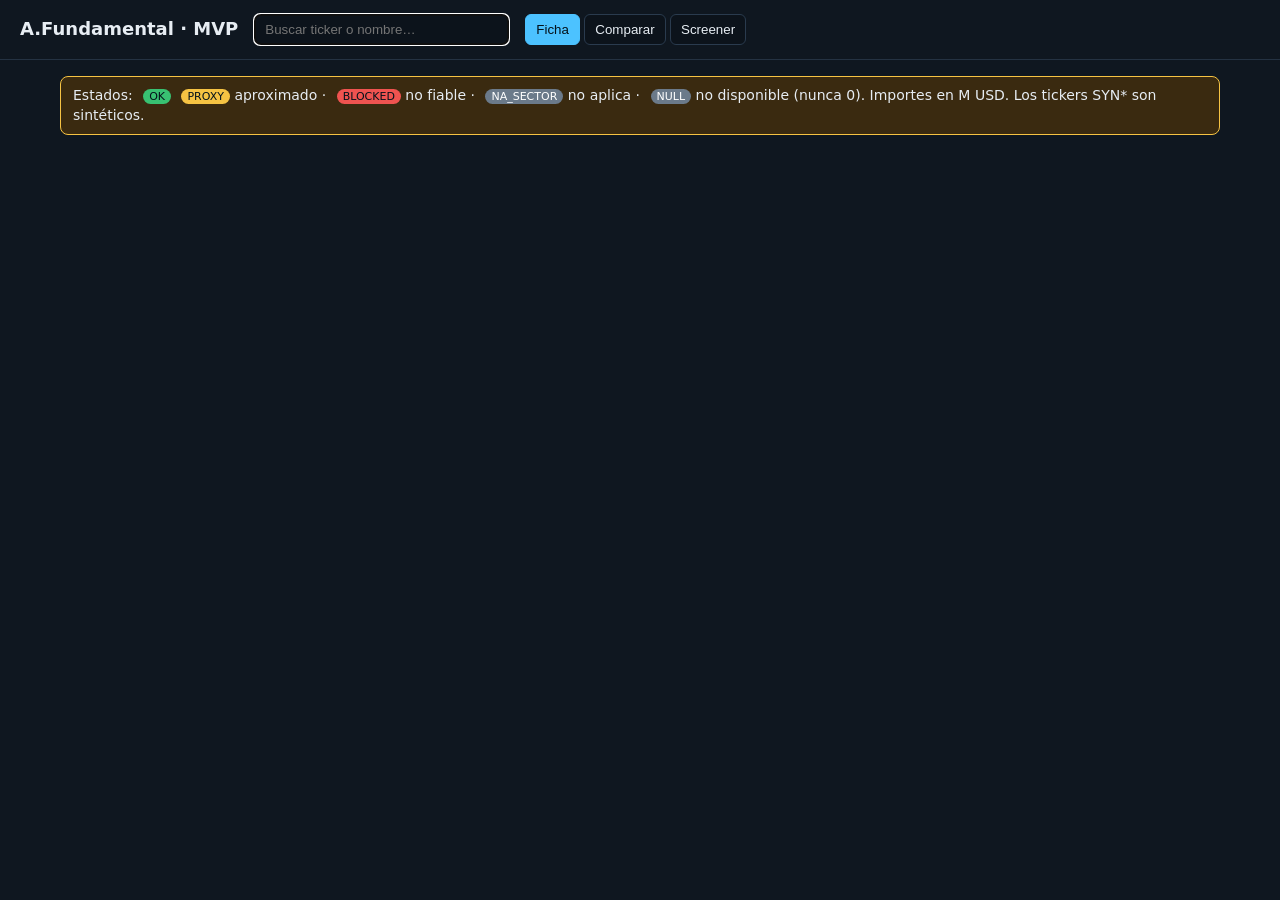
<file: app/index.html>
<!doctype html><html lang="es"><head><meta charset="utf-8"><meta name="viewport" content="width=device-width,initial-scale=1">
<title>A.Fundamental · MVP</title>
<style>
:root{--bg:#0f1720;--card:#17212d;--tx:#e7edf3;--mut:#8ea0b3;--ac:#4cc2ff;--ok:#38c172;--wa:#f6c343;--bl:#ef5350;--na:#6b7a8a}
*{box-sizing:border-box}body{margin:0;background:var(--bg);color:var(--tx);font:14px/1.45 system-ui,Segoe UI,Roboto,sans-serif}
header{padding:14px 20px;border-bottom:1px solid #243242;display:flex;gap:16px;align-items:center;flex-wrap:wrap}
h1{font-size:18px;margin:0}main{padding:16px 20px;max-width:1200px;margin:auto}
input,select,button{background:#0c131b;color:var(--tx);border:1px solid #2a3b4e;border-radius:6px;padding:7px 10px}button{cursor:pointer}button:hover{border-color:var(--ac)}
.tabs button.on{background:var(--ac);color:#04121b;border-color:var(--ac)}
.card{background:var(--card);border-radius:10px;padding:14px;margin:12px 0}.grid{display:grid;grid-template-columns:repeat(auto-fill,minmax(210px,1fr));gap:10px}
.m{background:#0f1923;border-radius:8px;padding:10px}.m b{display:block;font-size:18px}.m small{color:var(--mut)}
.badge{font-size:11px;padding:1px 6px;border-radius:9px;color:#04121b;margin-left:6px}.OK{background:var(--ok)}.PROXY{background:var(--wa)}.BLOCKED{background:var(--bl)}.NA_SECTOR,.NULL{background:var(--na);color:#fff}
.warn{border-left:4px solid var(--wa);padding:6px 10px;margin:6px 0}.BLOCKc{border-left-color:var(--bl)}.INFOc{border-left-color:var(--ac)}
table{width:100%;border-collapse:collapse}td,th{padding:6px 8px;border-bottom:1px solid #243242;text-align:right}td:first-child,th:first-child{text-align:left}
.banner{background:#3a2a10;border:1px solid var(--wa);padding:8px 12px;border-radius:8px;margin-bottom:10px}
.hit{cursor:pointer;padding:6px 8px;border-radius:6px}.hit:hover{background:#1f2f40}
</style></head><body>
<header><h1>A.Fundamental · MVP</h1>
<input id="q" placeholder="Buscar ticker o nombre…" size="28" autofocus>
<span class="tabs"><button id="t-co" class="on">Ficha</button> <button id="t-cmp">Comparar</button> <button id="t-scr">Screener</button></span></header>
<main>
<div class="banner">Estados: <span class="badge OK">OK</span> <span class="badge PROXY">PROXY</span> aproximado · <span class="badge BLOCKED">BLOCKED</span> no fiable · <span class="badge NA_SECTOR">NA_SECTOR</span> no aplica · <span class="badge NULL">NULL</span> no disponible (nunca 0). Importes en M USD. Los tickers SYN* son sintéticos.</div>
<div id="hits"></div><section id="v-co"></section>
<section id="v-cmp" hidden><div class="card">Tickers (máx. 5, separados por coma) <input id="cmpT" value="" size="30"> Métrica
<select id="cmpM"></select> Ámbito <select id="cmpS"><option>FY</option><option>TTM</option></select> <button id="cmpGo">Comparar</button><div id="cmpChart"></div></div></section>
<section id="v-scr" hidden><div class="card">Métrica <select id="scM"></select> mín <input id="scMin" size="6"> máx <input id="scMax" size="6">
Ámbito <select id="scS"><option>TTM</option><option>FY</option></select> <button id="scGo">Filtrar</button>
<p style="color:var(--mut)">El screener excluye NULL, BLOCKED y NA_SECTOR. Las filas PROXY se marcan. Los porcentajes se escriben en decimal (0.15 = 15 %).</p><div id="scOut"></div></div></section>
</main>
<script>
const $=s=>document.querySelector(s),api=(p,o)=>fetch('/api/'+p+'?'+new URLSearchParams(o)).then(r=>r.json());
const PCT=['gross_margin','ebit_margin','net_margin','fcf_margin','roe_avg','roic','revenue_yoy','ebit_margin_ttm','fcf_margin_ttm','fcf_yield'];
const MULT=['debt_ebitda','interest_coverage','per_fy','per_ttm','ev_ebitda','debt_ebitda_ttm'];
const MET=[...PCT,...MULT,'ebit','ebitda','fcf','net_debt','revenue_ttm','ebit_ttm','ebitda_ttm','fcf_ttm','cfo_ttm','net_income_ttm','market_cap','ev'];
const esc=s=>String(s??'').replace(/[&<>"]/g,c=>({'&':'&amp;','<':'&lt;','>':'&gt;','"':'&quot;'}[c]));
function fmt(m,v){if(v==null)return '—';if(PCT.includes(m))return (v*100).toFixed(1)+'%';if(MULT.includes(m))return v.toFixed(1)+'x';if(m.startsWith('eps'))return v.toFixed(2);return (v/1e6).toLocaleString('es-ES',{maximumFractionDigits:0})+' M'}
const badge=s=>`<span class="badge ${esc(s)}">${esc(s)}</span>`;
for(const id of ['cmpM','scM'])$('#'+id).innerHTML=MET.map(m=>`<option>${m}</option>`).join('');
function tab(n){for(const t of ['co','cmp','scr']){$('#v-'+t).hidden=t!=n;$('#t-'+t).classList.toggle('on',t==n)}}
$('#t-co').onclick=()=>tab('co');$('#t-cmp').onclick=()=>tab('cmp');$('#t-scr').onclick=()=>tab('scr');
let to;$('#q').oninput=()=>{clearTimeout(to);to=setTimeout(async()=>{const q=$('#q').value.trim();if(!q){$('#hits').innerHTML='';return}
const r=await api('search',{q});$('#hits').innerHTML='<div class="card">'+(r.length?r.map(c=>`<div class="hit" data-t="${esc(c.ticker)}"><b>${esc(c.ticker)}</b> ${esc(c.name)} · ${esc(c.sector||'sector n/d')} · último cierre ${esc(c.last_period||'n/d')} ${c.blocks?badge('BLOCKED')+' '+c.blocks+' bloqueos':''} ${c.warns?'⚠ '+c.warns+' avisos':''}</div>`).join(''):'Sin resultados')+'</div>';
document.querySelectorAll('.hit').forEach(h=>h.onclick=()=>{tab('co');ficha(h.dataset.t);$('#hits').innerHTML='';});},200)};
async function ficha(t){const d=await api('company',{ticker:t});if(d.error){$('#v-co').innerHTML=esc(d.error);return}
const c=d.company,order=['revenue_ttm','ebit_ttm','ebitda_ttm','net_income_ttm','cfo_ttm','fcf_ttm','ebit_margin_ttm','fcf_margin_ttm','net_debt','debt_ebitda_ttm','eps_ttm','per_fy','per_ttm','fcf_yield','ev_ebitda','market_cap','ev'];
const cells=order.map(k=>{const m=d.ttm[k];if(!m)return `<div class="m"><small>${k}</small><b>—</b><small>sin cálculo</small></div>`;
return `<div class="m" title="${esc(m.definition)}"><small>${k} ${badge(m.status)}</small><b>${fmt(k,m.value)}</b><small>${esc(m.reason||m.period_end)}</small></div>`}).join('');
const chk=d.checks.map(x=>`<div class="warn ${x.severity=='BLOCK'?'BLOCKc':x.severity=='INFO'?'INFOc':''}"><b>${esc(x.severity)}</b> ${esc(x.check_id)} ${esc(x.period_ref)} — ${esc(x.detail)}</div>`).join('')||'<i>Sin avisos</i>';
const hopts=MET.filter(m=>!m.endsWith('_ttm')&&!['per_fy','per_ttm','fcf_yield','ev_ebitda','market_cap','ev'].includes(m)).map(m=>`<option>${m}</option>`).join('');
$('#v-co').innerHTML=`<div class="card"><h2 style="margin:0">${esc(c.ticker)} · ${esc(c.name)}</h2><small>CIK ${esc(c.cik)} · ${esc(c.sector||'sector n/d')}${c.is_financial?' · financiera: EBITDA/deuda neta no aplican':''}</small></div>
<div class="card"><h3>Últimos 12 meses y valoración</h3><div class="grid">${cells}</div></div><div class="card"><h3>Avisos de calidad</h3>${chk}</div>
<div class="card"><h3>Histórico anual</h3><select id="hm">${hopts}</select><div id="hchart"></div><div id="htab"></div></div>`;
const draw=async()=>{const m=$('#hm').value,s=await api('series',{ticker:t,metric:m,scope:'FY'});
$('#hchart').innerHTML=chart({[t]:s},m);$('#htab').innerHTML='<table><tr><th>Ejercicio</th><th>Valor</th><th>Estado</th><th>Motivo</th><th>Origen</th></tr>'+s.map(r=>`<tr><td>FY${r.fiscal_year}</td><td>${fmt(m,r.value)}</td><td>${badge(r.status)}</td><td>${esc(r.reason)}</td><td><button data-y="${r.fiscal_year}">ver origen</button></td></tr>`).join('')+'</table><pre id="prov" style="white-space:pre-wrap;color:var(--mut)"></pre>';
document.querySelectorAll('[data-y]').forEach(b=>b.onclick=async()=>{const p=await api('provenance',{ticker:t,ptype:'FY',fy:b.dataset.y});$('#prov').textContent=JSON.stringify(p,null,2)})};
$('#hm').onchange=draw;draw()}
function chart(data,m){const W=640,H=220,P=36;const all=Object.values(data).flat().filter(r=>r.value!=null);if(!all.length)return '<p style="color:var(--mut)">Sin valores disponibles (NULL/BLOCKED/NA) para esta métrica.</p>';
const xs=[...new Set(Object.values(data).flat().map(r=>r.period_end))].sort(),vs=all.map(r=>r.value),lo=Math.min(0,...vs),hi=Math.max(...vs)||1;
const X=e=>P+(xs.length>1?xs.indexOf(e)*(W-2*P)/(xs.length-1):(W-2*P)/2),Y=v=>H-P-(v-lo)/(hi-lo||1)*(H-2*P);const col=['#4cc2ff','#38c172','#f6c343','#ef5350','#b388ff'];
let g=`<svg viewBox="0 0 ${W} ${H}" width="100%"><line x1="${P}" y1="${Y(0)}" x2="${W-P}" y2="${Y(0)}" stroke="#2a3b4e"/>`;
Object.entries(data).forEach(([t,rows],i)=>{const pts=rows.filter(r=>r.value!=null);g+=`<polyline fill="none" stroke="${col[i%5]}" stroke-width="2" points="${pts.map(r=>X(r.period_end)+','+Y(r.value)).join(' ')}"/>`+pts.map(r=>`<circle cx="${X(r.period_end)}" cy="${Y(r.value)}" r="3.5" fill="${col[i%5]}"><title>${esc(t)} ${r.period_end}: ${fmt(m,r.value)} (${r.status})</title></circle>`).join('')+`<text x="${W-P-60}" y="${14+i*14}" fill="${col[i%5]}" font-size="11">● ${esc(t)}</text>`});
xs.forEach(e=>g+=`<text x="${X(e)}" y="${H-12}" fill="#8ea0b3" font-size="10" text-anchor="middle">${e.slice(0,7)}</text>`);
g+=`<text x="4" y="${Y(hi)+4}" fill="#8ea0b3" font-size="10">${fmt(m,hi)}</text><text x="4" y="${Y(lo)+4}" fill="#8ea0b3" font-size="10">${fmt(m,lo)}</text></svg>`;return g}
$('#cmpGo').onclick=async()=>{const m=$('#cmpM').value,t=$('#cmpT').value.replace(/\s/g,'').toUpperCase(),d=await api('compare',{tickers:t,metric:m,scope:$('#cmpS').value});$('#cmpChart').innerHTML=d.error?esc(d.error):chart(d,m)};
$('#scGo').onclick=async()=>{const m=$('#scM').value,r=await api('screener',{metric:m,min:$('#scMin').value,max:$('#scMax').value,scope:$('#scS').value});
$('#scOut').innerHTML='<table><tr><th>Ticker</th><th>Empresa</th><th>Sector</th><th>Valor</th><th>Estado</th></tr>'+r.map(x=>`<tr><td>${esc(x.ticker)}</td><td>${esc(x.name)}</td><td>${esc(x.sector)}</td><td>${fmt(m,x.value)}</td><td>${badge(x.status)}</td></tr>`).join('')+'</table>'};
</script></body></html>
</file>
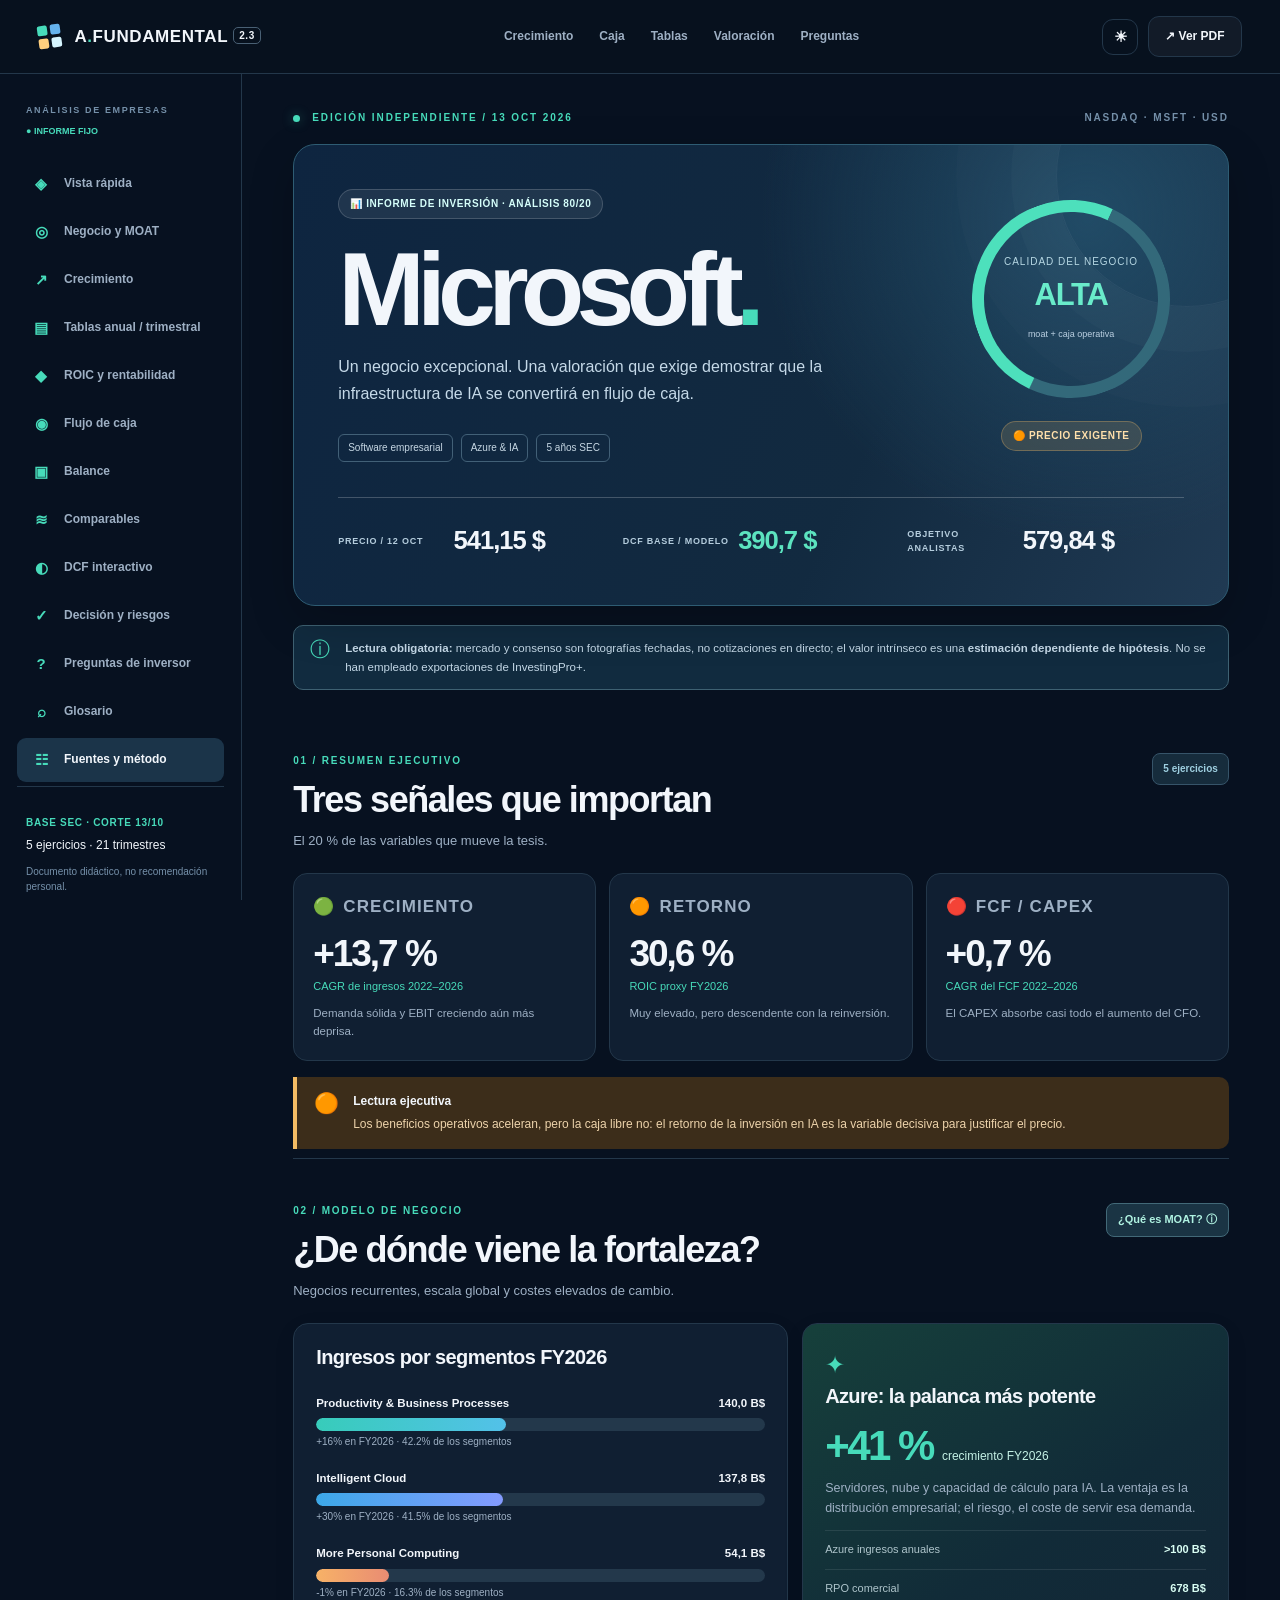
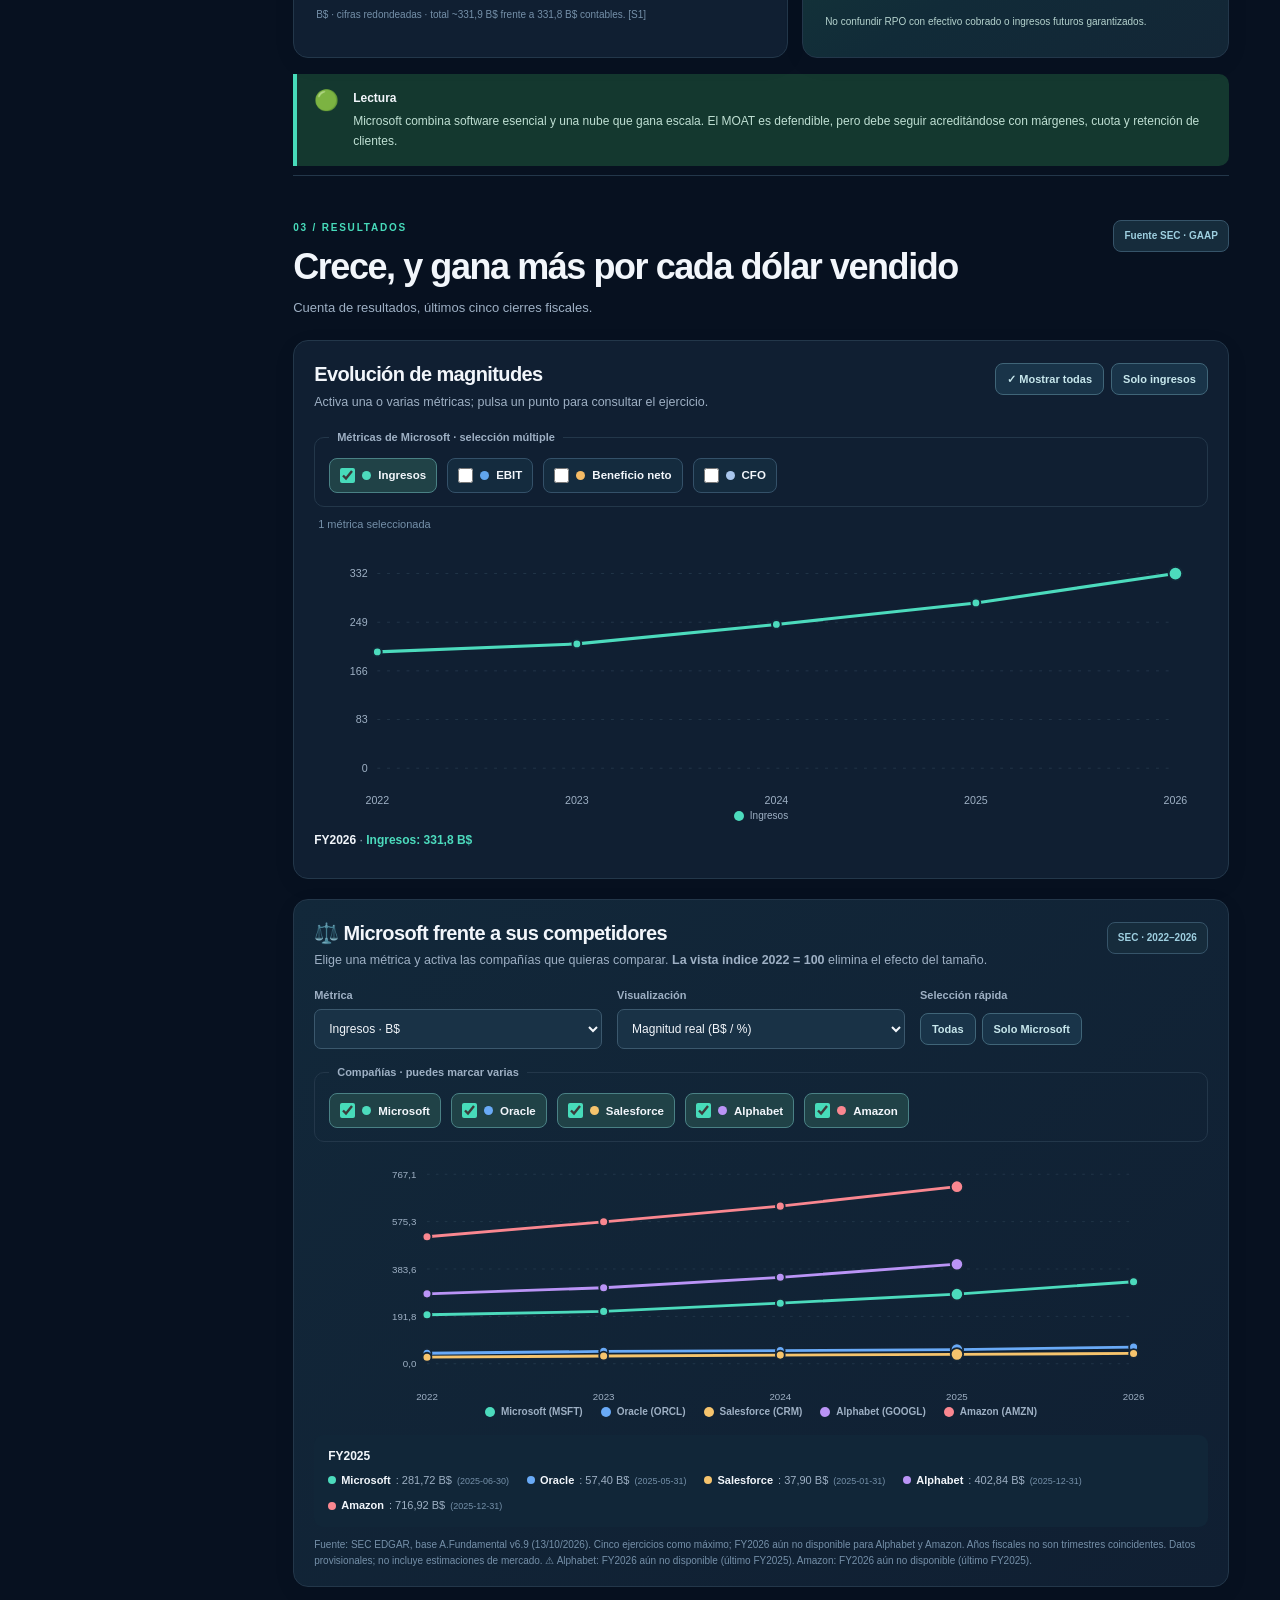
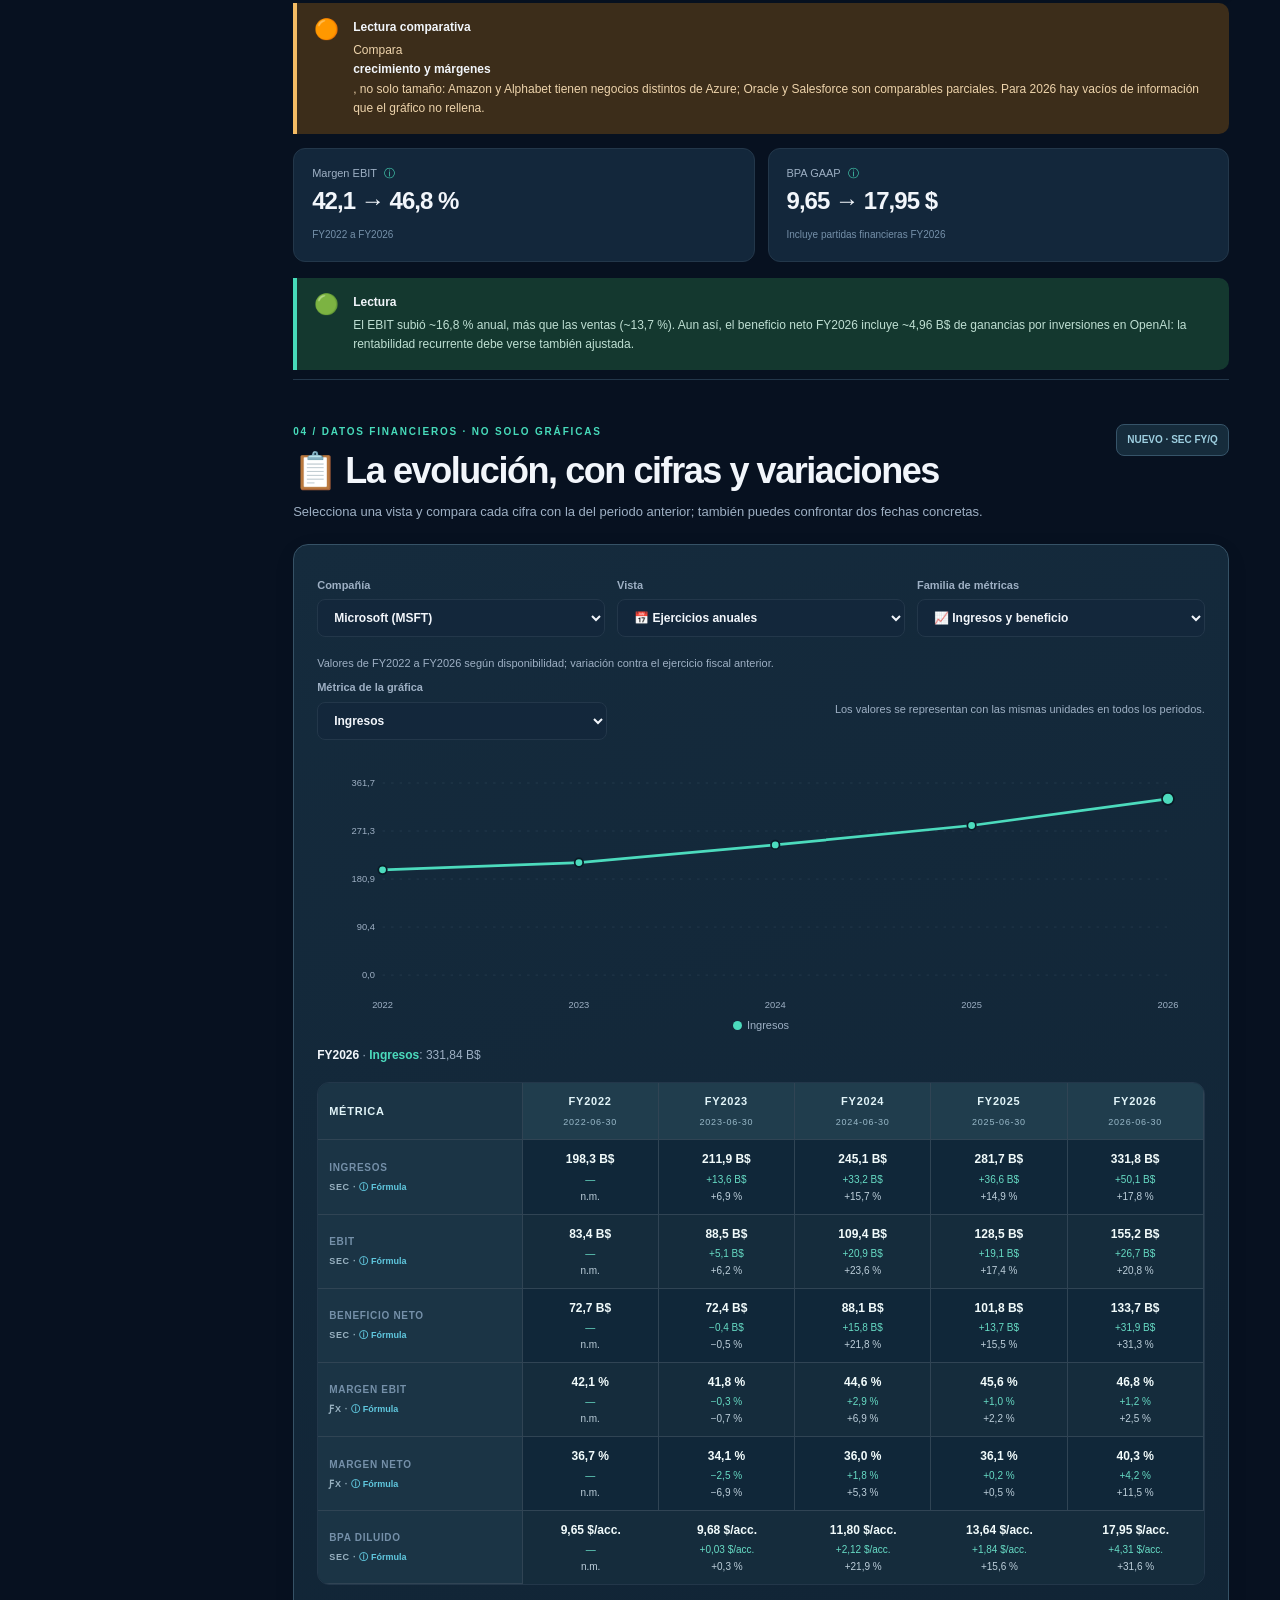
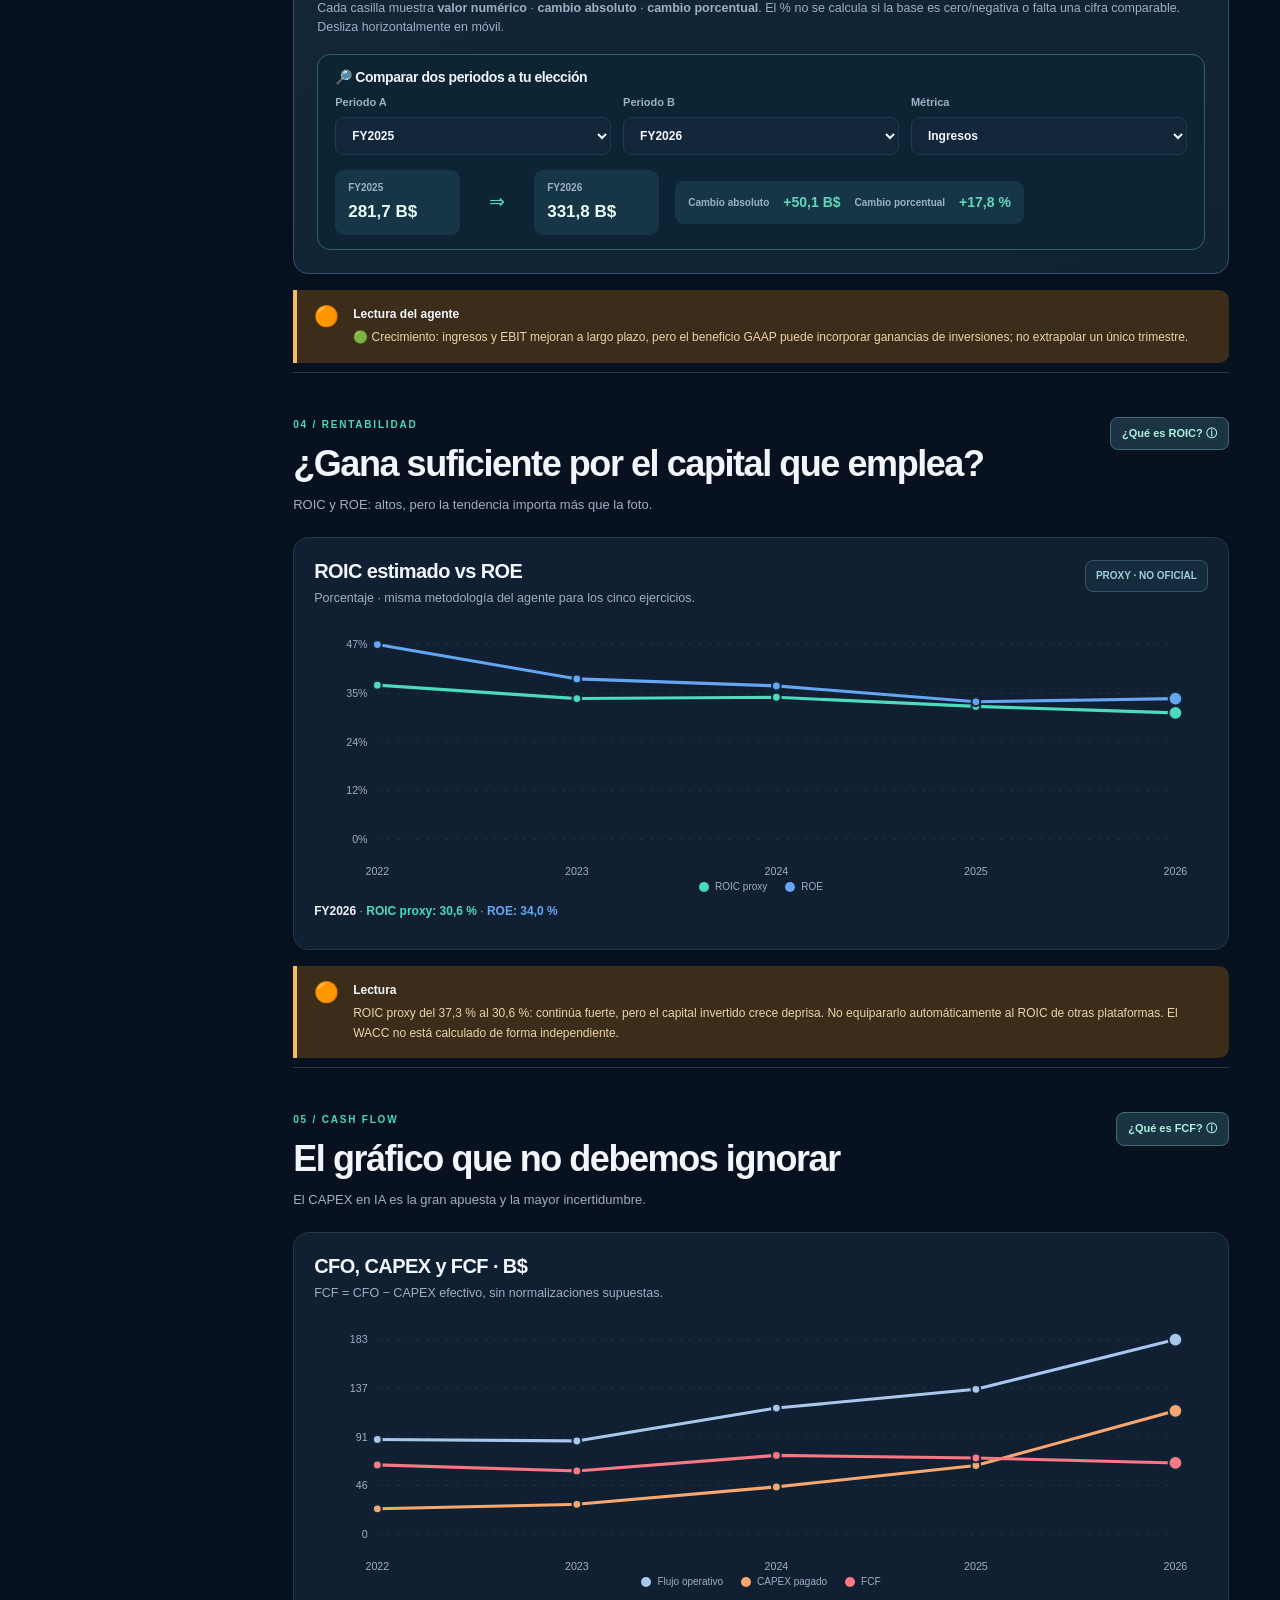
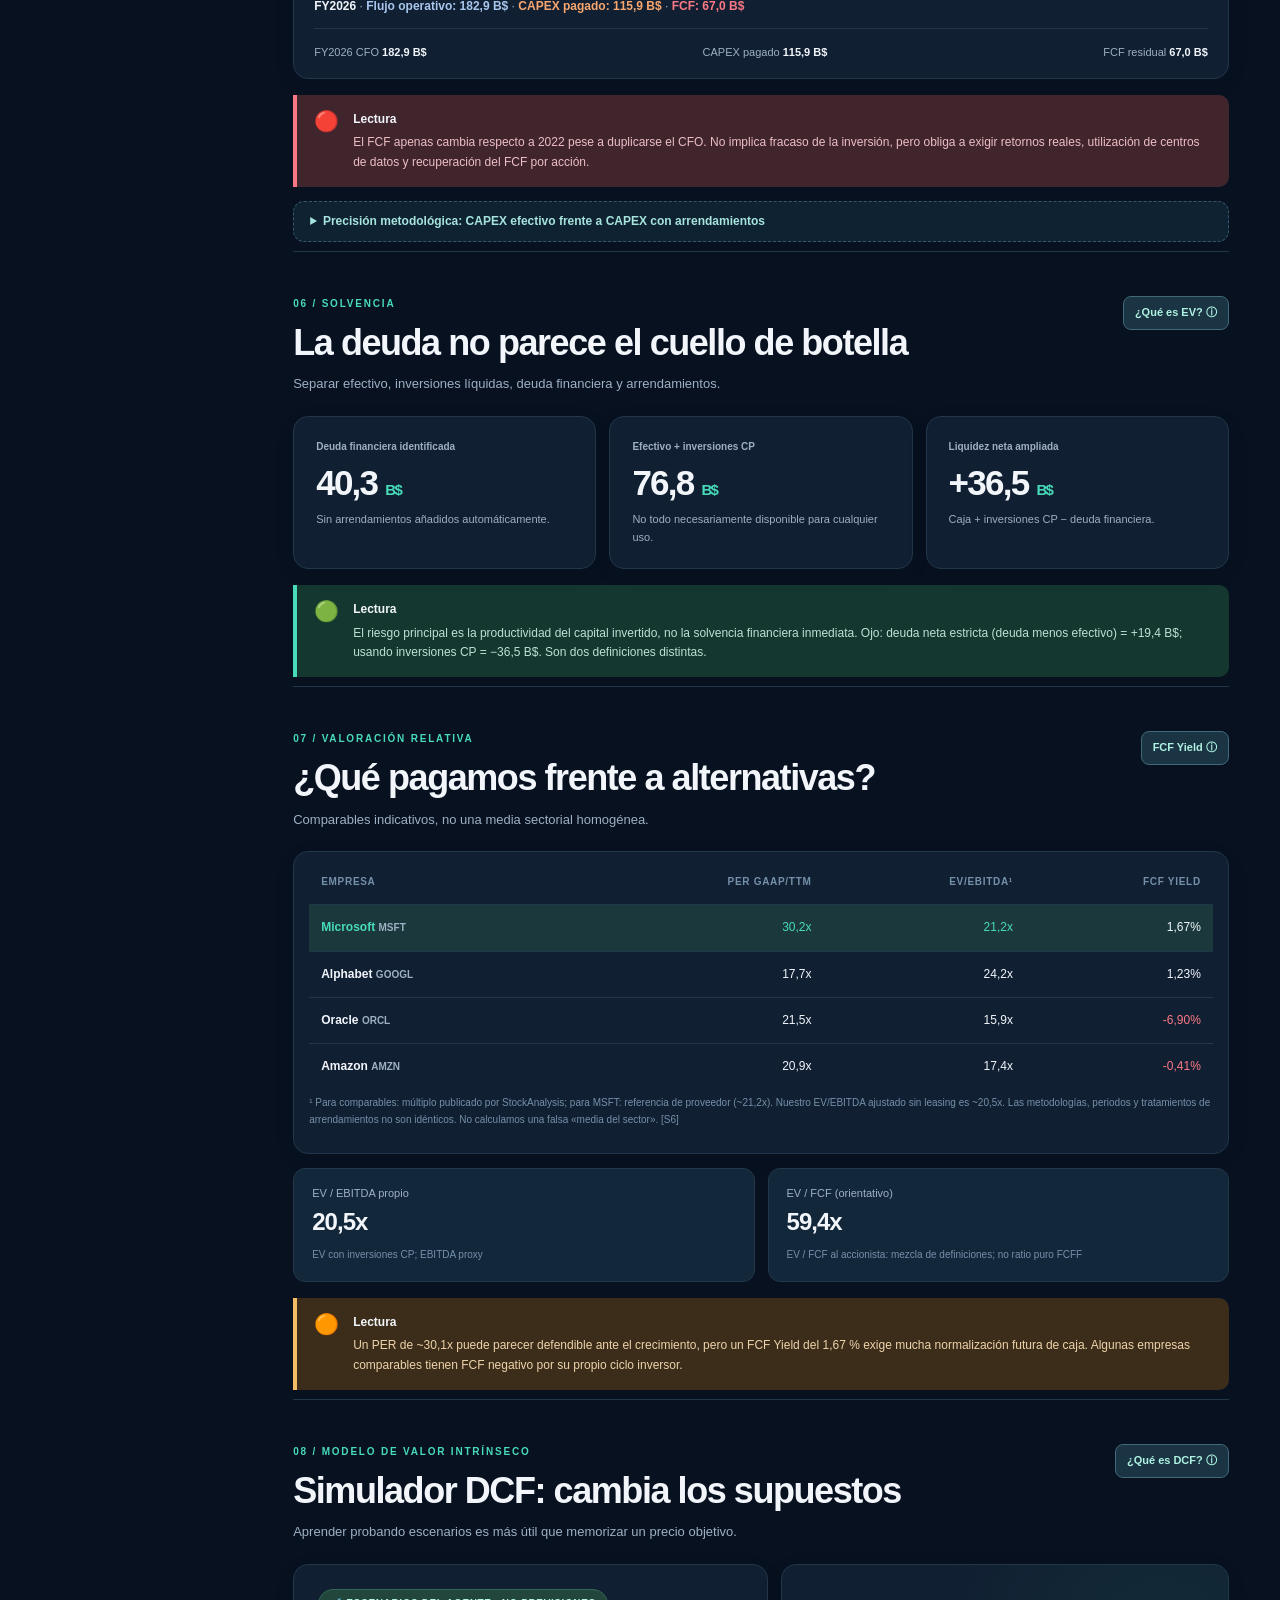
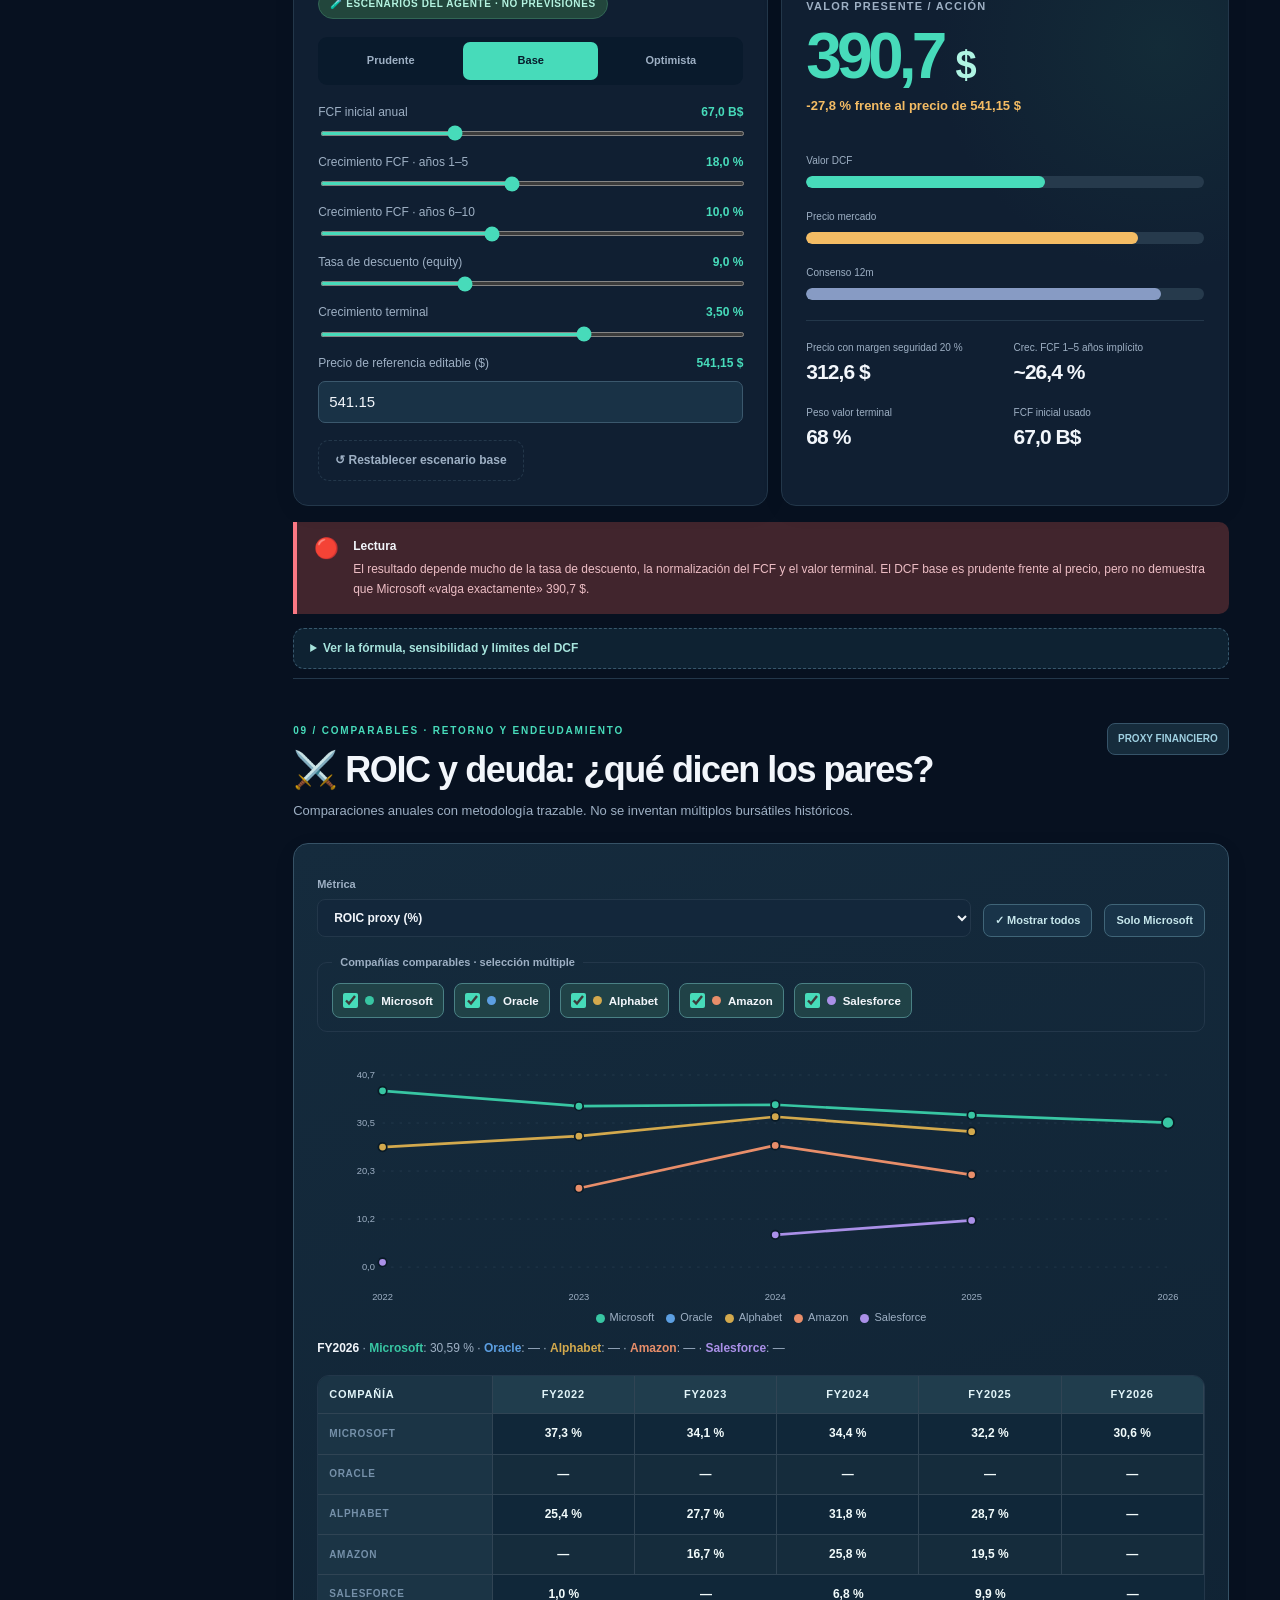
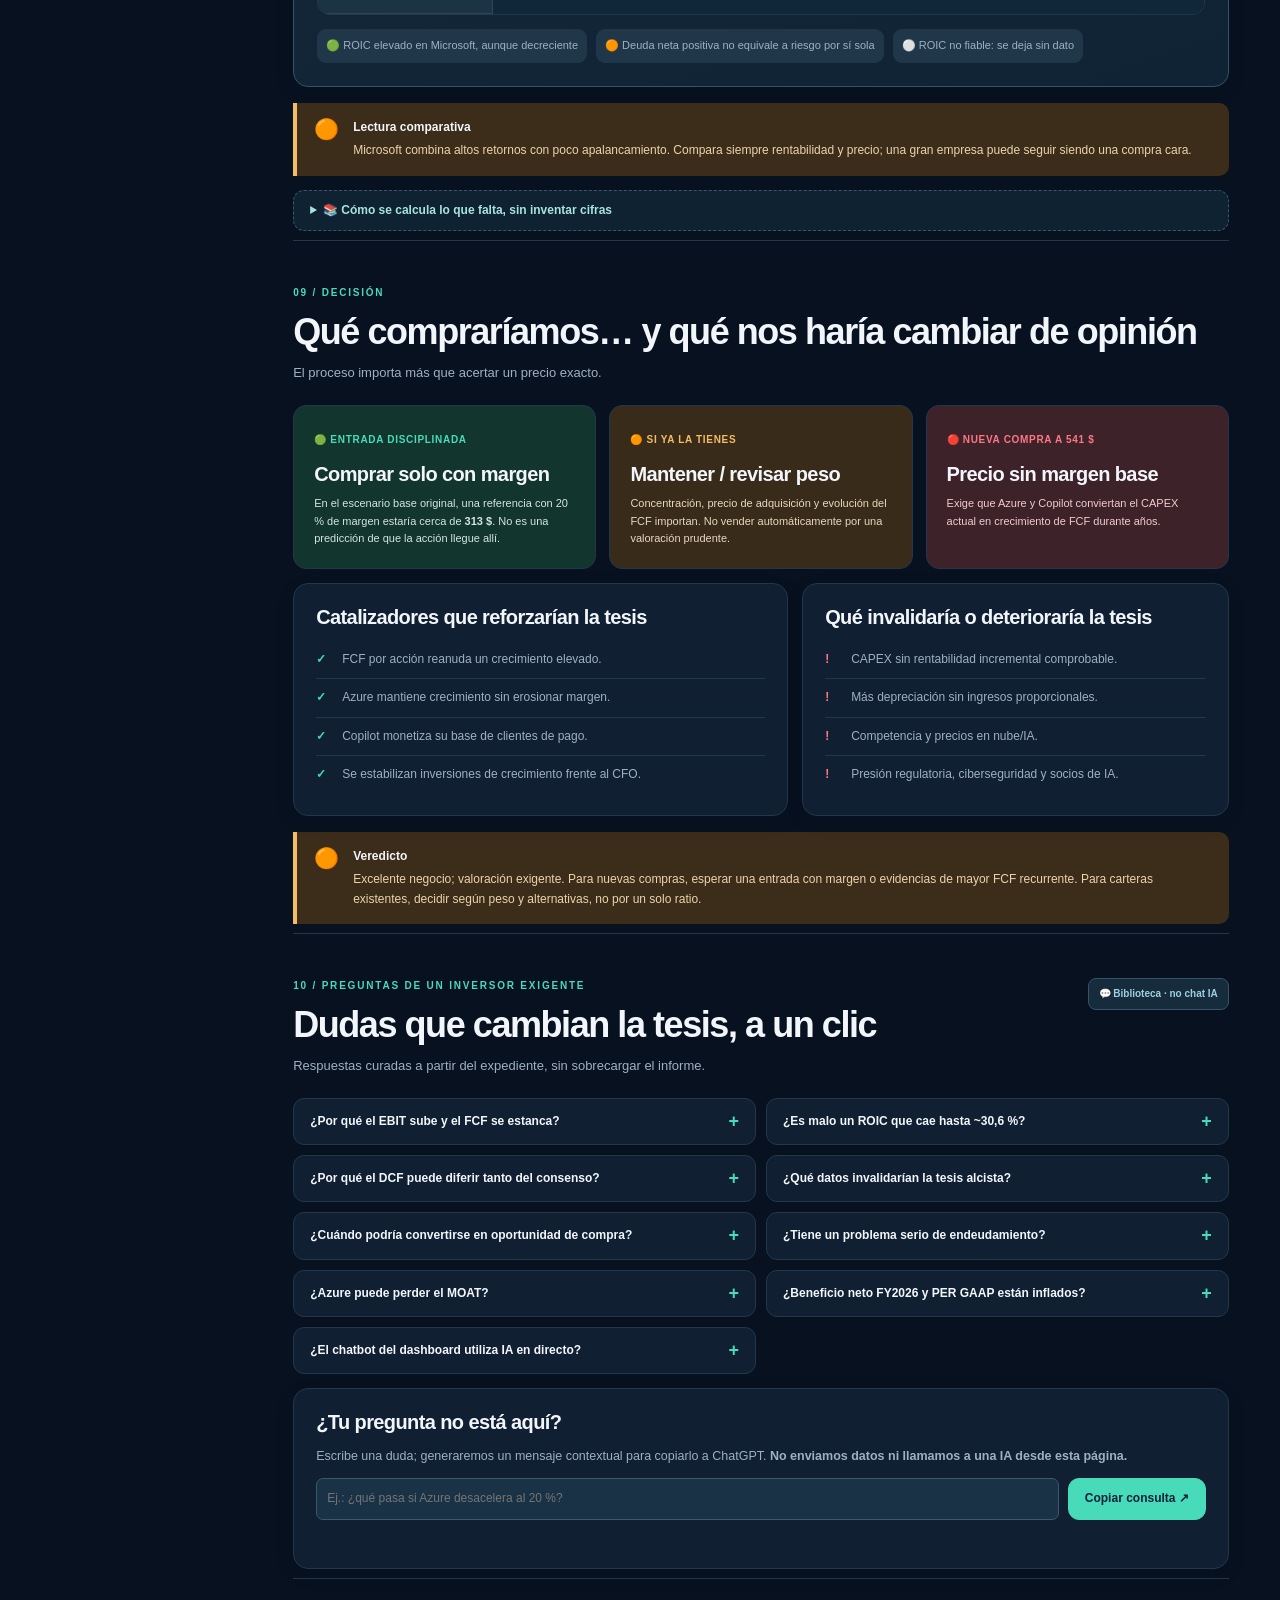
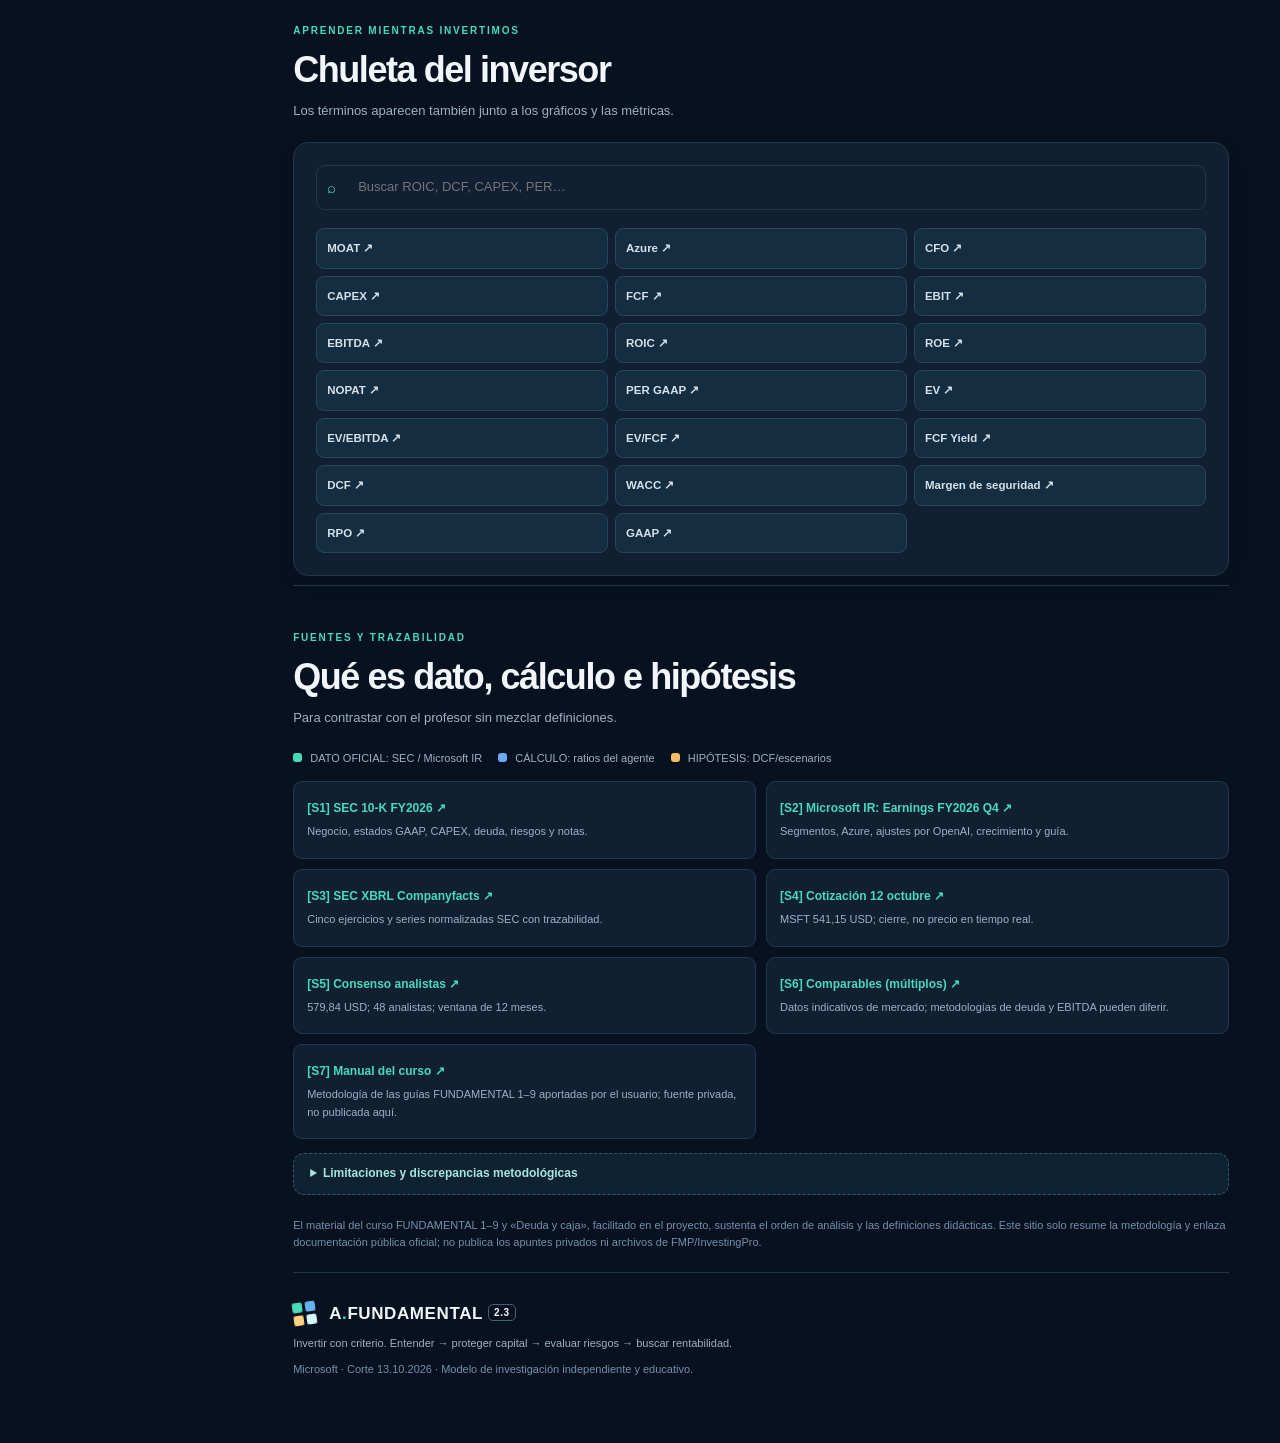
<file: docs/index.html>
<!doctype html>
<html lang="es"><head>
<meta charset="utf-8"><meta name="viewport" content="width=device-width,initial-scale=1"><meta name="theme-color" content="#091324">
<meta name="description" content="A.Fundamental 2.0: Microsoft 2026. Panel interactivo de análisis SEC, calidad de negocio, caja, valoración DCF, comparables y preguntas de inversión.">
<title>Microsoft · A.Fundamental 2.3 | Estudio de inversión</title>
<link rel="stylesheet" href="styles.css">
<script defer src="data.js"></script><script defer src="app.js"></script>
<script defer src="upgrade.js"></script>
<link rel="stylesheet" href="upgrade.css">
</head><body>
<a class="skip-link" href="#resumen">Ir al informe</a>
<header class="topbar"><div class="brand"><span class="brand-symbol" aria-hidden="true"><i></i><i></i><i></i><i></i></span><span>A<span class="brand-dot">.</span>FUNDAMENTAL <small>2.3</small></span></div><nav class="quicknav"><a href="#crecimiento">Crecimiento</a><a href="#caja">Caja</a>
<a href="#tablas">Tablas</a><a href="#valoracion">Valoración</a><a href="#preguntas">Preguntas</a></nav><div class="top-actions"><button id="theme-btn" class="icon-btn" aria-label="Alternar tema" title="Cambiar tema">☀</button><a id="pdf-main" class="btn btn-outline" href="#fuentes" target="_self">↗ Ver PDF</a></div></header>
<div class="layout"><aside class="sidebar" aria-label="Navegación principal"><div class="sidebar-top">ANÁLISIS DE EMPRESAS <span class="sidebar-live">● INFORME FIJO</span></div><a href="#resumen"><span>◈</span> Vista rápida</a><a href="#negocio"><span>◎</span> Negocio y MOAT</a><a href="#crecimiento"><span>↗</span> Crecimiento</a><a href="#tablas"><span>▤</span> Tablas anual / trimestral</a>
<a href="#retornos"><span>◆</span> ROIC y rentabilidad</a><a href="#caja"><span>◉</span> Flujo de caja</a><a href="#balance"><span>▣</span> Balance</a><a href="#comparables"><span>≋</span> Comparables</a><a href="#valoracion"><span>◐</span> DCF interactivo</a><a href="#decision"><span>✓</span> Decisión y riesgos</a><a href="#preguntas"><span>?</span> Preguntas de inversor</a><a href="#glosario"><span>⌕</span> Glosario</a><a href="#fuentes"><span>☷</span> Fuentes y método</a><div class="sidebar-bottom"><strong>BASE SEC · CORTE 13/10</strong><p>5 ejercicios · 21 trimestres</p><small>Documento didáctico, no recomendación personal.</small></div></aside>
<main id="resumen" class="content">
<div class="eyebrow"><span class="live-dot"></span> EDICIÓN INDEPENDIENTE / 13 OCT 2026 <span class="eyebrow-right">NASDAQ · MSFT · USD</span></div>
<section class="hero reveal"><div class="hero-grid"><div><div class="pill pill-glass">📊 INFORME DE INVERSIÓN · ANÁLISIS 80/20</div><h1>Microsoft<span class="hero-period">.</span></h1><p class="hero-desc">Un negocio excepcional. Una valoración que exige demostrar que la infraestructura de IA se convertirá en flujo de caja.</p><div class="hero-tags"><span>Software empresarial</span><span>Azure & IA</span><span>5 años SEC</span></div></div><div class="hero-score"><div class="score-rings"><div><small>CALIDAD DEL NEGOCIO</small><strong>ALTA</strong><span>moat + caja operativa</span></div></div><div class="pill pill-amber">🟠 PRECIO EXIGENTE</div></div></div><div class="hero-bottom"><span>PRECIO / 12 OCT</span><strong>541,15 $</strong><span>DCF BASE / MODELO</span><strong>390,7 $</strong><span>OBJETIVO ANALISTAS</span><strong>579,84 $</strong></div></section>
<div class="alert-info"><span>ⓘ</span><span><strong>Lectura obligatoria:</strong> mercado y consenso son fotografías fechadas, no cotizaciones en directo; el valor intrínseco es una <strong>estimación dependiente de hipótesis</strong>. No se han empleado exportaciones de InvestingPro+.</span></div>
<section class="section" aria-labelledby="tres-senales"><div class="section-head"><div><span class="kicker">01 / RESUMEN EJECUTIVO</span><h2 id="tres-senales">Tres señales que importan</h2><p>El 20 % de las variables que mueve la tesis.</p></div><span class="doc-badge">5 ejercicios</span></div><div class="signal-grid"><article class="signal"><div class="signal-top"><span>🟢</span><span>CRECIMIENTO</span></div><strong>+13,7 %</strong><small>CAGR de ingresos 2022–2026</small><p>Demanda sólida y EBIT creciendo aún más deprisa.</p></article><article class="signal"><div class="signal-top"><span>🟠</span><span>RETORNO</span></div><strong>30,6 %</strong><small>ROIC proxy FY2026</small><p>Muy elevado, pero descendente con la reinversión.</p></article><article class="signal"><div class="signal-top"><span>🔴</span><span>FCF / CAPEX</span></div><strong>+0,7 %</strong><small>CAGR del FCF 2022–2026</small><p>El CAPEX absorbe casi todo el aumento del CFO.</p></article></div><div class="reading amber"><span class="reading-icon">🟠</span><div><strong>Lectura ejecutiva</strong><p>Los beneficios operativos aceleran, pero la caja libre no: el retorno de la inversión en IA es la variable decisiva para justificar el precio.</p></div></div></section>
<section id="negocio" class="section" aria-labelledby="negocio-title"><div class="section-head"><div><span class="kicker">02 / MODELO DE NEGOCIO</span><h2 id="negocio-title">¿De dónde viene la fortaleza?</h2><p>Negocios recurrentes, escala global y costes elevados de cambio.</p></div><button class="learn-btn" data-term="MOAT">¿Qué es MOAT? ⓘ</button></div><div class="split"><div class="panel"><h3>Ingresos por segmentos FY2026</h3><div id="segments" class="segment-bars"></div><p class="mini-caption">B$ · cifras redondeadas · total ~331,9 B$ frente a 331,8 B$ contables. [S1]</p></div><div class="panel panel-highlight"><div class="sparkle">✦</div><h3>Azure: la palanca más potente</h3><div class="big-highlight">+41 % <span>crecimiento FY2026</span></div><p>Servidores, nube y capacidad de cálculo para IA. La ventaja es la distribución empresarial; el riesgo, el coste de servir esa demanda.</p><div class="stat-line"><span>Azure ingresos anuales</span><b>&gt;100 B$</b></div><div class="stat-line"><span>RPO comercial</span><b>678 B$</b></div><small>No confundir RPO con efectivo cobrado o ingresos futuros garantizados.</small></div></div><div class="reading green"><span class="reading-icon">🟢</span><div><strong>Lectura</strong><p>Microsoft combina software esencial y una nube que gana escala. El MOAT es defendible, pero debe seguir acreditándose con márgenes, cuota y retención de clientes.</p></div></div></section>
<section id="crecimiento" class="section" aria-labelledby="growth-title"><div class="section-head"><div><span class="kicker">03 / RESULTADOS</span><h2 id="growth-title">Crece, y gana más por cada dólar vendido</h2><p>Cuenta de resultados, últimos cinco cierres fiscales.</p></div><span class="doc-badge">Fuente SEC · GAAP</span></div><div class="panel graph-panel"><div class="graph-head"><div><h3>Evolución de magnitudes</h3><p>Activa una o varias métricas; pulsa un punto para consultar el ejercicio.</p></div><div class="multi-actions" role="group" aria-label="Atajos de métricas de Microsoft"><button class="mini-btn" id="growth-all" type="button">✓ Mostrar todas</button><button class="mini-btn" id="growth-one" type="button">Solo ingresos</button></div></div><fieldset class="metric-toggle-set" id="growth-metrics"><legend>Métricas de Microsoft · selección múltiple</legend><label><input type="checkbox" value="revenue" checked> <span class="series-dot" style="--series:#4cdbbd"></span> Ingresos</label><label><input type="checkbox" value="ebit"> <span class="series-dot" style="--series:#61a6ee"></span> EBIT</label><label><input type="checkbox" value="net"> <span class="series-dot" style="--series:#f5bb65"></span> Beneficio neto</label><label><input type="checkbox" value="cfo"> <span class="series-dot" style="--series:#a9c6ed"></span> CFO</label></fieldset><div class="chart-feedback" id="growth-hint" aria-live="polite">1 métrica seleccionada</div><div id="growth-chart" class="interactive-chart" role="img" aria-label="Gráfico interactivo de resultados Microsoft"></div><div id="growth-detail" class="chart-detail" aria-live="polite"></div></div>
<div class="panel graph-panel peers-panel" id="compare-peers"><div class="graph-head"><div><h3>⚖️ Microsoft frente a sus competidores</h3><p>Elige una métrica y activa las compañías que quieras comparar. <strong>La vista índice 2022 = 100</strong> elimina el efecto del tamaño.</p></div><span class="doc-badge">SEC · 2022–2026</span></div>
<div class="peer-toolbar"><div class="peer-toolbar-col"><label for="peer-metric">Métrica</label><select id="peer-metric"><option value="revenue">Ingresos · B$</option><option value="ebit">EBIT · B$</option><option value="net">Beneficio neto · B$</option><option value="cfo">CFO · B$</option><option value="capex">CAPEX pagado · B$</option><option value="fcf">FCF · B$</option><option value="ebit_margin">Margen EBIT · %</option><option value="fcf_margin">Margen FCF · %</option></select></div><div class="peer-toolbar-col"><label for="peer-scale">Visualización</label><select id="peer-scale"><option value="absolute">Magnitud real (B$ / %)</option><option value="indexed">Evolución relativa (2022 = 100)</option></select></div><div class="peer-toolbar-col peer-quick"><span class="peer-toolbar-label">Selección rápida</span><div><button type="button" class="mini-btn" id="peer-all">Todas</button><button type="button" class="mini-btn" id="peer-only-msft">Solo Microsoft</button></div></div></div>
<fieldset class="metric-toggle-set peer-selection" id="peer-companies"><legend>Compañías · puedes marcar varias</legend><label><input type="checkbox" value="MSFT" checked><span class="series-dot" style="--series:#4cdbbd"></span>Microsoft</label><label><input type="checkbox" value="ORCL" checked><span class="series-dot" style="--series:#69aaf7"></span>Oracle</label><label><input type="checkbox" value="CRM" checked><span class="series-dot" style="--series:#f6c46d"></span>Salesforce</label><label><input type="checkbox" value="GOOGL" checked><span class="series-dot" style="--series:#ba94f6"></span>Alphabet</label><label><input type="checkbox" value="AMZN" checked><span class="series-dot" style="--series:#fa8790"></span>Amazon</label></fieldset>
<div id="peer-chart" class="interactive-chart" role="img" aria-label="Comparador histórico de Microsoft y compañías cotizadas"></div><div id="peer-detail" class="chart-detail" aria-live="polite"></div>
<p class="mini-caption" id="peer-footnote">Fuente: SEC EDGAR, serie anual v6.9 (13/10/2026). Alphabet y Amazon todavía no disponen de FY2026 en nuestro archivo. Los ejercicios cierran en meses diferentes, por lo que no son periodos idénticos. Las cifras son provisionales.</p></div>
<div class="reading amber"><span class="reading-icon">🟠</span><div><strong>Lectura comparativa</strong><p>Compara <strong>crecimiento y márgenes</strong>, no solo tamaño: Amazon y Alphabet tienen negocios distintos de Azure; Oracle y Salesforce son comparables parciales. Para 2026 hay vacíos de información que el gráfico no rellena.</p></div></div>
<div class="two-metrics"><div class="mini-metric"><label>Margen EBIT <button class="term-inline" data-term="EBIT">ⓘ</button></label><b>42,1 → 46,8 %</b><span>FY2022 a FY2026</span></div><div class="mini-metric"><label>BPA GAAP <button class="term-inline" data-term="PER GAAP">ⓘ</button></label><b>9,65 → 17,95 $</b><span>Incluye partidas financieras FY2026</span></div></div><div class="reading green"><span class="reading-icon">🟢</span><div><strong>Lectura</strong><p>El EBIT subió ~16,8 % anual, más que las ventas (~13,7 %). Aun así, el beneficio neto FY2026 incluye ~4,96 B$ de ganancias por inversiones en OpenAI: la rentabilidad recurrente debe verse también ajustada.</p></div></div></section>

<section id="tablas" class="section af23" aria-labelledby="tablas-title">
  <div class="section-head">
    <div><span class="kicker">04 / DATOS FINANCIEROS · NO SOLO GRÁFICAS</span>
      <h2 id="tablas-title">📋 La evolución, con cifras y variaciones</h2>
      <p>Selecciona una vista y compara cada cifra con la del periodo anterior; también puedes confrontar dos fechas concretas.</p></div>
    <span class="doc-badge">NUEVO · SEC FY/Q</span>
  </div>
  <div class="panel af23-panel">
    <div class="af23-toolbar">
      <label>Compañía<select id="af23-company"></select></label>
      <label>Vista<select id="af23-mode"><option value="annual">📅 Ejercicios anuales</option><option value="quarter">🗓️ Trimestre a trimestre</option><option value="same">🔁 Mismo trimestre entre años</option></select></label>
      <label id="af23-quarter-wrap" hidden>Trimestre<select id="af23-quarter"><option>Q1</option><option>Q2</option><option>Q3</option><option selected>Q4</option></select></label>
      <label>Familia de métricas<select id="af23-group"><option value="growth">📈 Ingresos y beneficio</option><option value="cash">💵 Caja e inversiones</option><option value="returns">🎯 Rentabilidad</option><option value="balance">🏦 Balance y deuda</option></select></label>
      <label id="af23-count-wrap" hidden>Periodos<select id="af23-count"><option value="8">8 trimestres</option><option value="12">12 trimestres</option><option value="24">Histórico disponible</option></select></label>
    </div>
    <div class="af23-view-note" id="af23-view-note" aria-live="polite"></div>
    <div class="af23-chart-controls"><label>Métrica de la gráfica<select id="af23-chart-metric"></select></label><span class="af23-chart-key">Los valores se representan con las mismas unidades en todos los periodos.</span></div>
    <div id="af23-metric-chart" class="interactive-chart af23-figure" aria-label="Gráfica de la evolución por periodo"></div>
    <div id="af23-hover" class="chart-detail" aria-live="polite"></div>
    <div class="af23-table-scroll"><table class="af23-data-table" id="af23-table"></table></div>
    <p class="af23-hint">Cada casilla muestra <strong>valor numérico</strong> · <strong>cambio absoluto</strong> · <strong>cambio porcentual</strong>. El % no se calcula si la base es cero/negativa o falta una cifra comparable. Desliza horizontalmente en móvil.</p>
    <div class="af23-compare">
      <h3>🔎 Comparar dos periodos a tu elección</h3>
      <div class="af23-compare-row"><label>Periodo A<select id="af23-compare-a"></select></label><label>Periodo B<select id="af23-compare-b"></select></label><label>Métrica<select id="af23-compare-metric"></select></label></div>
      <div id="af23-compare-result" class="af23-compare-result" aria-live="polite"></div>
    </div>
  </div>
  <div class="reading amber"><span class="reading-icon">🟠</span><div><strong>Lectura del agente</strong><p id="af23-reading">Microsoft incrementa ventas y beneficio operativo, pero la reinversión en IA mantiene presionado el FCF. Una comparación correcta separa importes y cambios interanuales.</p></div></div>
</section>
<section id="retornos" class="section" aria-labelledby="return-title"><div class="section-head"><div><span class="kicker">04 / RENTABILIDAD</span><h2 id="return-title">¿Gana suficiente por el capital que emplea?</h2><p>ROIC y ROE: altos, pero la tendencia importa más que la foto.</p></div><button class="learn-btn" data-term="ROIC">¿Qué es ROIC? ⓘ</button></div><div class="panel graph-panel"><div class="graph-head"><div><h3>ROIC estimado vs ROE</h3><p>Porcentaje · misma metodología del agente para los cinco ejercicios.</p></div><span class="doc-badge">PROXY · NO OFICIAL</span></div><div id="return-chart" class="interactive-chart" aria-label="ROIC y ROE anuales"></div><div id="return-detail" class="chart-detail" aria-live="polite"></div></div><div class="reading amber"><span class="reading-icon">🟠</span><div><strong>Lectura</strong><p>ROIC proxy del 37,3 % al 30,6 %: continúa fuerte, pero el capital invertido crece deprisa. No equipararlo automáticamente al ROIC de otras plataformas. El WACC no está calculado de forma independiente.</p></div></div></section>
<section id="caja" class="section" aria-labelledby="cash-title"><div class="section-head"><div><span class="kicker">05 / CASH FLOW</span><h2 id="cash-title">El gráfico que no debemos ignorar</h2><p>El CAPEX en IA es la gran apuesta y la mayor incertidumbre.</p></div><button class="learn-btn" data-term="FCF">¿Qué es FCF? ⓘ</button></div><div class="panel graph-panel"><div class="graph-head"><div><h3>CFO, CAPEX y FCF · B$</h3><p>FCF = CFO − CAPEX efectivo, sin normalizaciones supuestas.</p></div></div><div id="cash-chart" class="interactive-chart" aria-label="Flujos de caja operativos e inversiones"></div><div id="cash-detail" class="chart-detail" aria-live="polite"></div><div class="cash-summary"><span>FY2026 CFO <b>182,9 B$</b></span><span>CAPEX pagado <b>115,9 B$</b></span><span>FCF residual <b>67,0 B$</b></span></div></div><div class="reading red"><span class="reading-icon">🔴</span><div><strong>Lectura</strong><p>El FCF apenas cambia respecto a 2022 pese a duplicarse el CFO. No implica fracaso de la inversión, pero obliga a exigir retornos reales, utilización de centros de datos y recuperación del FCF por acción.</p></div></div><details class="method-note"><summary>Precisión metodológica: CAPEX efectivo frente a CAPEX con arrendamientos</summary><p>La empresa puede comunicar un CAPEX de gestión superior al pago efectivo de propiedades y equipos, al incluir nuevos arrendamientos financieros. Para el FCF observado se restan <strong>115,948 B$ de CAPEX pagado</strong> en FY2026. No sustituimos este importe por cifras de gasto comprometido ni consideramos depreciación como sinónimo exacto de mantenimiento.</p></details></section>
<section id="balance" class="section" aria-labelledby="balance-title"><div class="section-head"><div><span class="kicker">06 / SOLVENCIA</span><h2 id="balance-title">La deuda no parece el cuello de botella</h2><p>Separar efectivo, inversiones líquidas, deuda financiera y arrendamientos.</p></div><button class="learn-btn" data-term="EV">¿Qué es EV? ⓘ</button></div><div class="balance-grid"><article class="panel metric-panel"><label>Deuda financiera identificada</label><b>40,3 <small>B$</small></b><p>Sin arrendamientos añadidos automáticamente.</p></article><article class="panel metric-panel"><label>Efectivo + inversiones CP</label><b>76,8 <small>B$</small></b><p>No todo necesariamente disponible para cualquier uso.</p></article><article class="panel metric-panel"><label>Liquidez neta ampliada</label><b>+36,5 <small>B$</small></b><p>Caja + inversiones CP − deuda financiera.</p></article></div><div class="reading green"><span class="reading-icon">🟢</span><div><strong>Lectura</strong><p>El riesgo principal es la productividad del capital invertido, no la solvencia financiera inmediata. Ojo: deuda neta estricta (deuda menos efectivo) = +19,4 B$; usando inversiones CP = −36,5 B$. Son dos definiciones distintas.</p></div></div></section>
<section id="comparables" class="section" aria-labelledby="comp-title"><div class="section-head"><div><span class="kicker">07 / VALORACIÓN RELATIVA</span><h2 id="comp-title">¿Qué pagamos frente a alternativas?</h2><p>Comparables indicativos, no una media sectorial homogénea.</p></div><button class="learn-btn" data-term="FCF Yield">FCF Yield ⓘ</button></div><div class="panel table-panel"><div class="table-scroll"><table><thead><tr><th>Empresa</th><th>PER GAAP/TTM</th><th>EV/EBITDA¹</th><th>FCF Yield</th></tr></thead><tbody id="peer-rows"></tbody></table></div><p class="mini-caption">¹ Para comparables: múltiplo publicado por StockAnalysis; para MSFT: referencia de proveedor (~21,2x). Nuestro EV/EBITDA ajustado sin leasing es ~20,5x. Las metodologías, periodos y tratamientos de arrendamientos no son idénticos. No calculamos una falsa «media del sector». [S6]</p></div><div class="two-metrics"><div class="mini-metric"><label>EV / EBITDA propio</label><b>20,5x</b><span>EV con inversiones CP; EBITDA proxy</span></div><div class="mini-metric"><label>EV / FCF (orientativo)</label><b>59,4x</b><span>EV / FCF al accionista: mezcla de definiciones; no ratio puro FCFF</span></div></div><div class="reading amber"><span class="reading-icon">🟠</span><div><strong>Lectura</strong><p>Un PER de ~30,1x puede parecer defendible ante el crecimiento, pero un FCF Yield del 1,67 % exige mucha normalización futura de caja. Algunas empresas comparables tienen FCF negativo por su propio ciclo inversor.</p></div></div></section>
<section id="valoracion" class="section" aria-labelledby="dcf-title"><div class="section-head"><div><span class="kicker">08 / MODELO DE VALOR INTRÍNSECO</span><h2 id="dcf-title">Simulador DCF: cambia los supuestos</h2><p>Aprender probando escenarios es más útil que memorizar un precio objetivo.</p></div><button class="learn-btn" data-term="DCF">¿Qué es DCF? ⓘ</button></div><div class="dcf-layout"><div class="panel dcf-inputs"><div class="pill pill-light">🧪 ESCENARIOS DEL AGENTE · NO PREVISIONES</div><div class="scenario-tabs" role="group" aria-label="Escenarios de valoración"><button data-case="prudente">Prudente</button><button class="selected" data-case="base">Base</button><button data-case="optimista">Optimista</button></div><div class="range-control"><div><label for="fcf0">FCF inicial anual</label><b id="fcf0-v">67,0 B$</b></div><input id="fcf0" type="range" min="50" max="105" step="1" value="67"></div><div class="range-control"><div><label for="g1">Crecimiento FCF · años 1–5</label><b id="g1-v">18,0 %</b></div><input id="g1" type="range" min="0" max="40" step="0.5" value="18"></div><div class="range-control"><div><label for="g2">Crecimiento FCF · años 6–10</label><b id="g2-v">10,0 %</b></div><input id="g2" type="range" min="0" max="25" step="0.5" value="10"></div><div class="range-control"><div><label for="r">Tasa de descuento (equity)</label><b id="r-v">9,0 %</b></div><input id="r" type="range" min="7" max="13" step="0.25" value="9"></div><div class="range-control"><div><label for="terminal">Crecimiento terminal</label><b id="terminal-v">3,5 %</b></div><input id="terminal" type="range" min="1" max="5" step="0.25" value="3.5"></div><div class="range-control"><div><label for="market-price">Precio de referencia editable ($)</label><b id="market-v">541,15 $</b></div><input id="market-price" type="number" min="1" step="0.01" value="541.15"></div><button class="btn btn-ghost" id="reset-dcf">↺ Restablecer escenario base</button></div><div class="panel dcf-results"><span class="dcf-caption">VALOR PRESENTE / ACCIÓN</span><div class="dcf-figure" id="dcf-value">390,7 <span>$</span></div><div id="dcf-sign" class="fcf-comparison">−27,8 % frente al precio</div><div class="price-bars"><div><span>Valor DCF</span><div class="price-track"><i id="bar-dcf"></i></div></div><div><span>Precio mercado</span><div class="price-track secondary"><i id="bar-market"></i></div></div><div><span>Consenso 12m</span><div class="price-track muted"><i id="bar-consensus"></i></div></div></div><div class="dcf-mini-grid"><div><label>Precio con margen seguridad 20 %</label><strong id="safety">312,6 $</strong></div><div><label>Crec. FCF 1–5 años implícito</label><strong id="reverse">~26,4 %</strong></div><div><label>Peso valor terminal</label><strong id="terminal-weight">~68 %</strong></div><div><label>FCF inicial usado</label><strong id="fcf-input">67,0 B$</strong></div></div><div id="dcf-invalid" class="model-warning" hidden>⚠️ El descuento debe superar el crecimiento terminal.</div></div></div><div class="reading red"><span class="reading-icon">🔴</span><div><strong>Lectura</strong><p>El resultado depende mucho de la tasa de descuento, la normalización del FCF y el valor terminal. El DCF base es prudente frente al precio, pero no demuestra que Microsoft «valga exactamente» 390,7 $.</p></div></div><details class="method-note"><summary>Ver la fórmula, sensibilidad y límites del DCF</summary><p>Proyectamos FCF observado 2026 diez años; los primeros cinco a <em>g1</em>, los siguientes cinco a <em>g2</em>. Descontamos cada flujo a <em>r</em>. Valor terminal en 2036 = FCF2036 × (1 + g terminal) / (r − g terminal), descontado diez años. Dividimos entre 7,4255 mil millones de acciones. Aproximación de flujo disponible al accionista (FCFE), de ahí que <strong>no sumemos la liquidez neta ni restemos deuda otra vez</strong>. No es un FCFF/WACC formal. No modela dilución futura, recompras, ciclos o impuestos separados. El valor terminal pesa mucho. Modelo didáctico, no certeza.</p></details></section>
<section id="evolucion-comparables" class="section af23" aria-labelledby="af23-peer-title">
  <div class="section-head"><div><span class="kicker">09 / COMPARABLES · RETORNO Y ENDEUDAMIENTO</span>
     <h2 id="af23-peer-title">⚔️ ROIC y deuda: ¿qué dicen los pares?</h2>
     <p>Comparaciones anuales con metodología trazable. No se inventan múltiplos bursátiles históricos.</p></div><span class="doc-badge">PROXY FINANCIERO</span></div>
  <div class="panel af23-panel">
    <div class="af23-toolbar"><label>Métrica<select id="af23-peer-metric"><option value="roic_estimated">ROIC proxy (%)</option><option value="net_debt">Deuda neta estricta (B$)</option><option value="netdebt_ebitda">Deuda neta / EBITDA (x)</option><option value="fcf_margin">Margen FCF (%)</option><option value="fcf">FCF (B$)</option></select></label>
      <button type="button" class="mini-btn" id="af23-peer-all">✓ Mostrar todos</button>
      <button type="button" class="mini-btn" id="af23-peer-msft">Solo Microsoft</button></div>
    <fieldset id="af23-peer-checks" class="metric-toggle-set"><legend>Compañías comparables · selección múltiple</legend></fieldset>
    <div id="af23-peer-chart" class="interactive-chart af23-figure" aria-label="Gráfico comparativo anual SEC"></div>
    <div id="af23-peer-detail" class="chart-detail"></div>
    <div id="af23-peer-tbl" class="af23-table-scroll"></div>
    <div class="af23-legend"><span>🟢 ROIC elevado en Microsoft, aunque decreciente</span><span>🟠 Deuda neta positiva no equivale a riesgo por sí sola</span><span>⚪ ROIC no fiable: se deja sin dato</span></div>
  </div>
  <div class="reading amber"><span class="reading-icon">🟠</span><div><strong>Lectura comparativa</strong><p>Microsoft combina altos retornos con poco apalancamiento. Compara siempre rentabilidad y precio; una gran empresa puede seguir siendo una compra cara.</p></div></div>
  <details class="method-note"><summary>📚 Cómo se calcula lo que falta, sin inventar cifras</summary>
  <p>FCF = CFO − CAPEX pagado. Margen EBIT = EBIT / ingresos. Deuda neta estricta = deuda financiera − efectivo. ROE TTM = beneficio de los últimos cuatro trimestres / patrimonio medio de un año. El ROIC es un proxy fiscal de NOPAT sobre capital invertido medio: si no hay capital o impuesto fiable, aparece «—». El PER, EV/EBITDA y FCF Yield requieren precios y capitalización fechados, no recuperables de los estados SEC por sí solos. Los múltiplos sin histórico homogéneo no se extrapolan.</p>
  </details>
</section>
<section id="decision" class="section" aria-labelledby="decision-title"><div class="section-head"><div><span class="kicker">09 / DECISIÓN</span><h2 id="decision-title">Qué compraríamos… y qué nos haría cambiar de opinión</h2><p>El proceso importa más que acertar un precio exacto.</p></div></div><div class="decision-grid"><div class="decision-card buy"><span>🟢 ENTRADA DISCIPLINADA</span><h3>Comprar solo con margen</h3><p>En el escenario base original, una referencia con 20 % de margen estaría cerca de <strong>313 $</strong>. No es una predicción de que la acción llegue allí.</p></div><div class="decision-card hold"><span>🟠 SI YA LA TIENES</span><h3>Mantener / revisar peso</h3><p>Concentración, precio de adquisición y evolución del FCF importan. No vender automáticamente por una valoración prudente.</p></div><div class="decision-card warning"><span>🔴 NUEVA COMPRA A 541 $</span><h3>Precio sin margen base</h3><p>Exige que Azure y Copilot conviertan el CAPEX actual en crecimiento de FCF durante años.</p></div></div><div class="split"><div class="panel"><h3>Catalizadores que reforzarían la tesis</h3><ul class="check-list"><li>FCF por acción reanuda un crecimiento elevado.</li><li>Azure mantiene crecimiento sin erosionar margen.</li><li>Copilot monetiza su base de clientes de pago.</li><li>Se estabilizan inversiones de crecimiento frente al CFO.</li></ul></div><div class="panel"><h3>Qué invalidaría o deterioraría la tesis</h3><ul class="risk-list"><li>CAPEX sin rentabilidad incremental comprobable.</li><li>Más depreciación sin ingresos proporcionales.</li><li>Competencia y precios en nube/IA.</li><li>Presión regulatoria, ciberseguridad y socios de IA.</li></ul></div></div><div class="reading amber"><span class="reading-icon">🟠</span><div><strong>Veredicto</strong><p>Excelente negocio; valoración exigente. Para nuevas compras, esperar una entrada con margen o evidencias de mayor FCF recurrente. Para carteras existentes, decidir según peso y alternativas, no por un solo ratio.</p></div></div></section>
<section id="preguntas" class="section" aria-labelledby="qa-title"><div class="section-head"><div><span class="kicker">10 / PREGUNTAS DE UN INVERSOR EXIGENTE</span><h2 id="qa-title">Dudas que cambian la tesis, a un clic</h2><p>Respuestas curadas a partir del expediente, sin sobrecargar el informe.</p></div><span class="doc-badge">💬 Biblioteca · no chat IA</span></div><div id="question-list" class="questions"></div><div class="panel ask-panel"><h3>¿Tu pregunta no está aquí?</h3><p>Escribe una duda; generaremos un mensaje contextual para copiarlo a ChatGPT. <strong>No enviamos datos ni llamamos a una IA desde esta página.</strong></p><div class="ask-row"><input id="custom-question" placeholder="Ej.: ¿qué pasa si Azure desacelera al 20 %?" aria-label="Escribe tu pregunta" maxlength="320"><button id="ask-copy" class="btn btn-primary">Copiar consulta ↗</button></div><div id="copy-status" class="copy-status" aria-live="polite"></div></div></section>
<section id="glosario" class="section" aria-labelledby="gloss-title"><div class="section-head"><div><span class="kicker">APRENDER MIENTRAS INVERTIMOS</span><h2 id="gloss-title">Chuleta del inversor</h2><p>Los términos aparecen también junto a los gráficos y las métricas.</p></div></div><div class="panel"><div class="search-gloss"><span>⌕</span><input id="gloss-search" placeholder="Buscar ROIC, DCF, CAPEX, PER…" aria-label="Buscar término financiero"></div><div id="glossary-list" class="glossary-grid"></div></div></section>
<section id="fuentes" class="section" aria-labelledby="sources-title"><div class="section-head"><div><span class="kicker">FUENTES Y TRAZABILIDAD</span><h2 id="sources-title">Qué es dato, cálculo e hipótesis</h2><p>Para contrastar con el profesor sin mezclar definiciones.</p></div></div><div class="source-legend"><span><i class="source-dot official"></i> DATO OFICIAL: SEC / Microsoft IR</span><span><i class="source-dot calc"></i> CÁLCULO: ratios del agente</span><span><i class="source-dot hypo"></i> HIPÓTESIS: DCF/escenarios</span></div><div class="sources-list" id="sources-list"></div><details class="method-note"><summary>Limitaciones y discrepancias metodológicas</summary><p>El curso tiene una simplificación de Enterprise Value cuya expresión escrita no es consistente con su ejemplo. Aquí usamos <strong>EV = capitalización + deuda financiera neta</strong>, o capitalización − liquidez neta. ROIC del agente es proxy; EBIT y EBITDA pueden diferir de proveedores. CAPEX pagado no equivale a compromisos con leasing. ROIC debería contrastarse con un WACC calculado independientemente; aquí no se presenta un spread certificado. Las valoraciones externas proceden de fuentes de mercado fechadas y sus definiciones pueden diferir. El informe no actualiza precios en tiempo real.</p></details><p class="footnote">El material del curso FUNDAMENTAL 1–9 y «Deuda y caja», facilitado en el proyecto, sustenta el orden de análisis y las definiciones didácticas. Este sitio solo resume la metodología y enlaza documentación pública oficial; no publica los apuntes privados ni archivos de FMP/InvestingPro.</p></section>
<footer class="footer"><div class="brand"><span class="brand-symbol" aria-hidden="true"><i></i><i></i><i></i><i></i></span><span>A<span class="brand-dot">.</span>FUNDAMENTAL <small>2.3</small></span></div><p>Invertir con criterio. Entender → proteger capital → evaluar riesgos → buscar rentabilidad.</p><div class="footer-note">Microsoft · Corte 13.10.2026 · Modelo de investigación independiente y educativo.</div></footer>
</main></div>
<dialog id="term-dialog"><form method="dialog"><button class="dialog-close" aria-label="Cerrar">✕</button><div class="pill pill-light">📚 CHULETA DEL INVERSOR</div><h3 id="term-title"></h3><p id="term-text"></p><button class="btn btn-primary" value="close">Entendido</button></form></dialog>
</body></html>
</file>
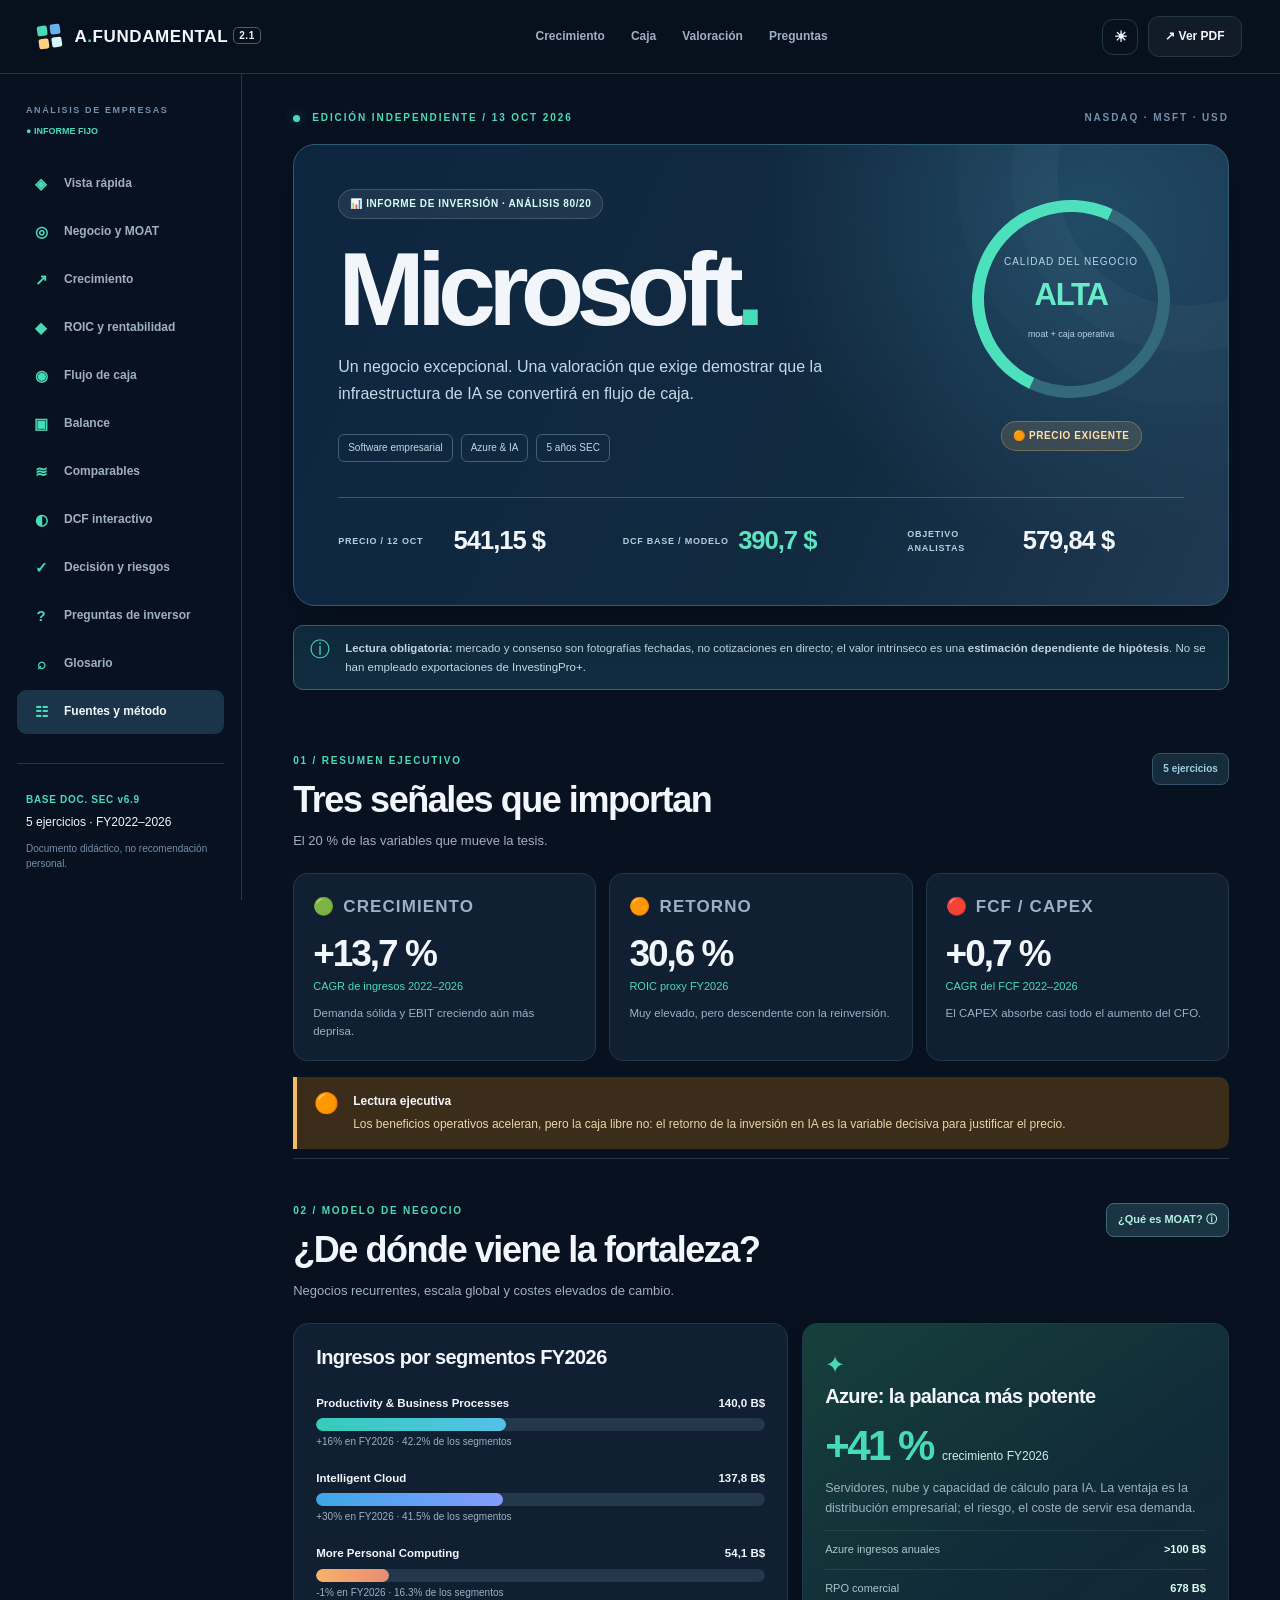
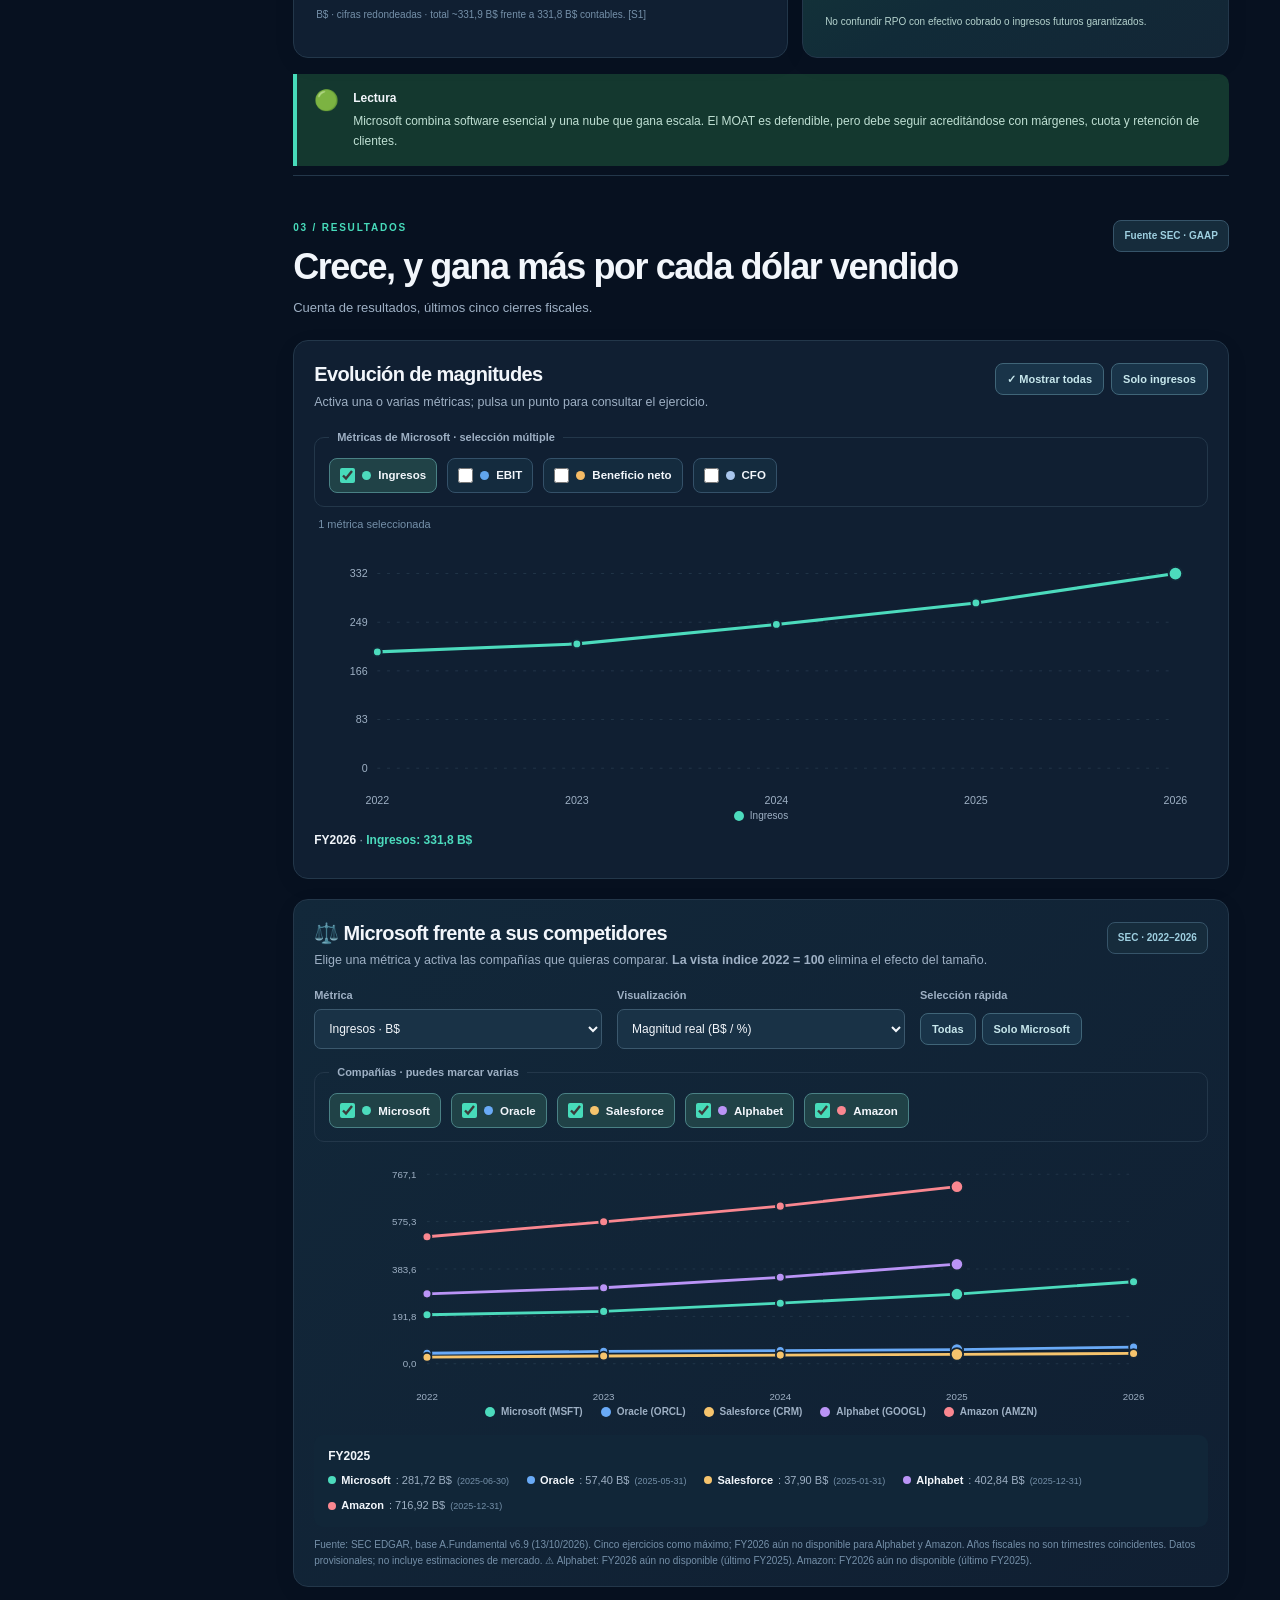
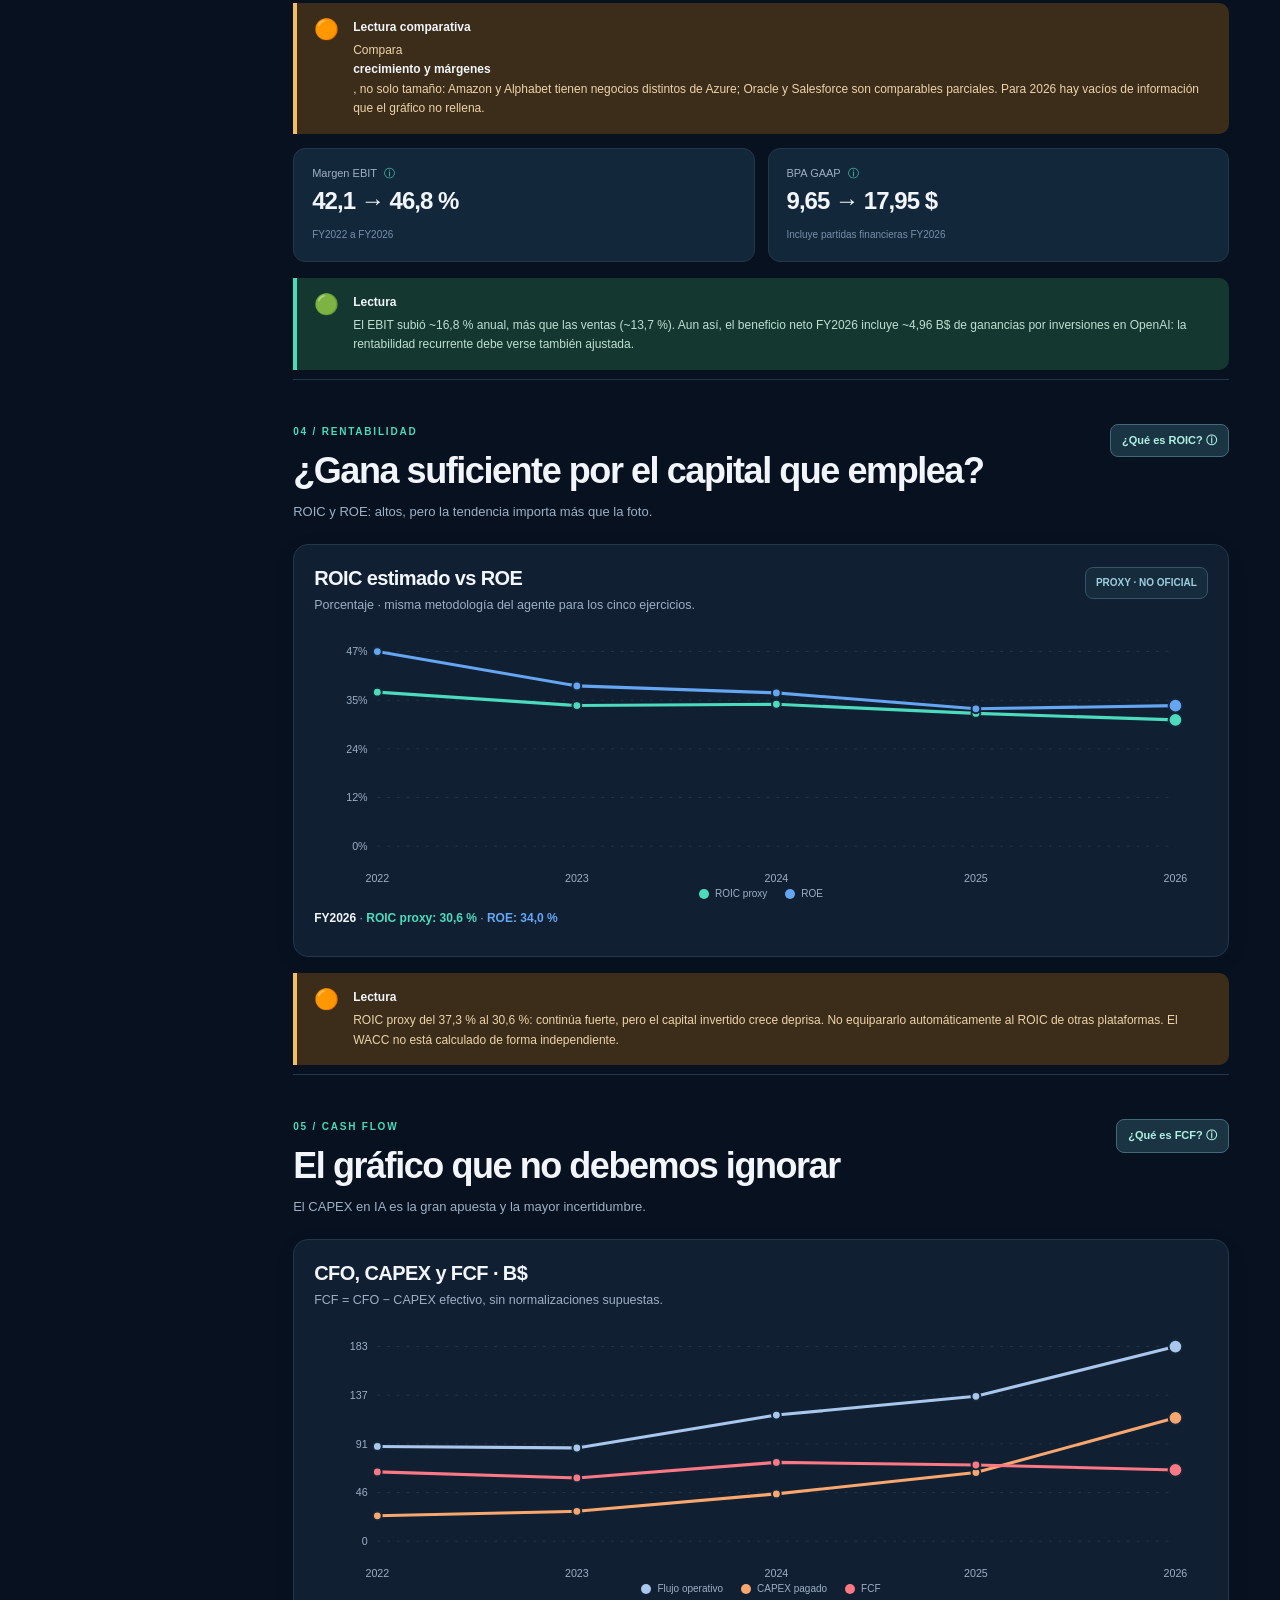
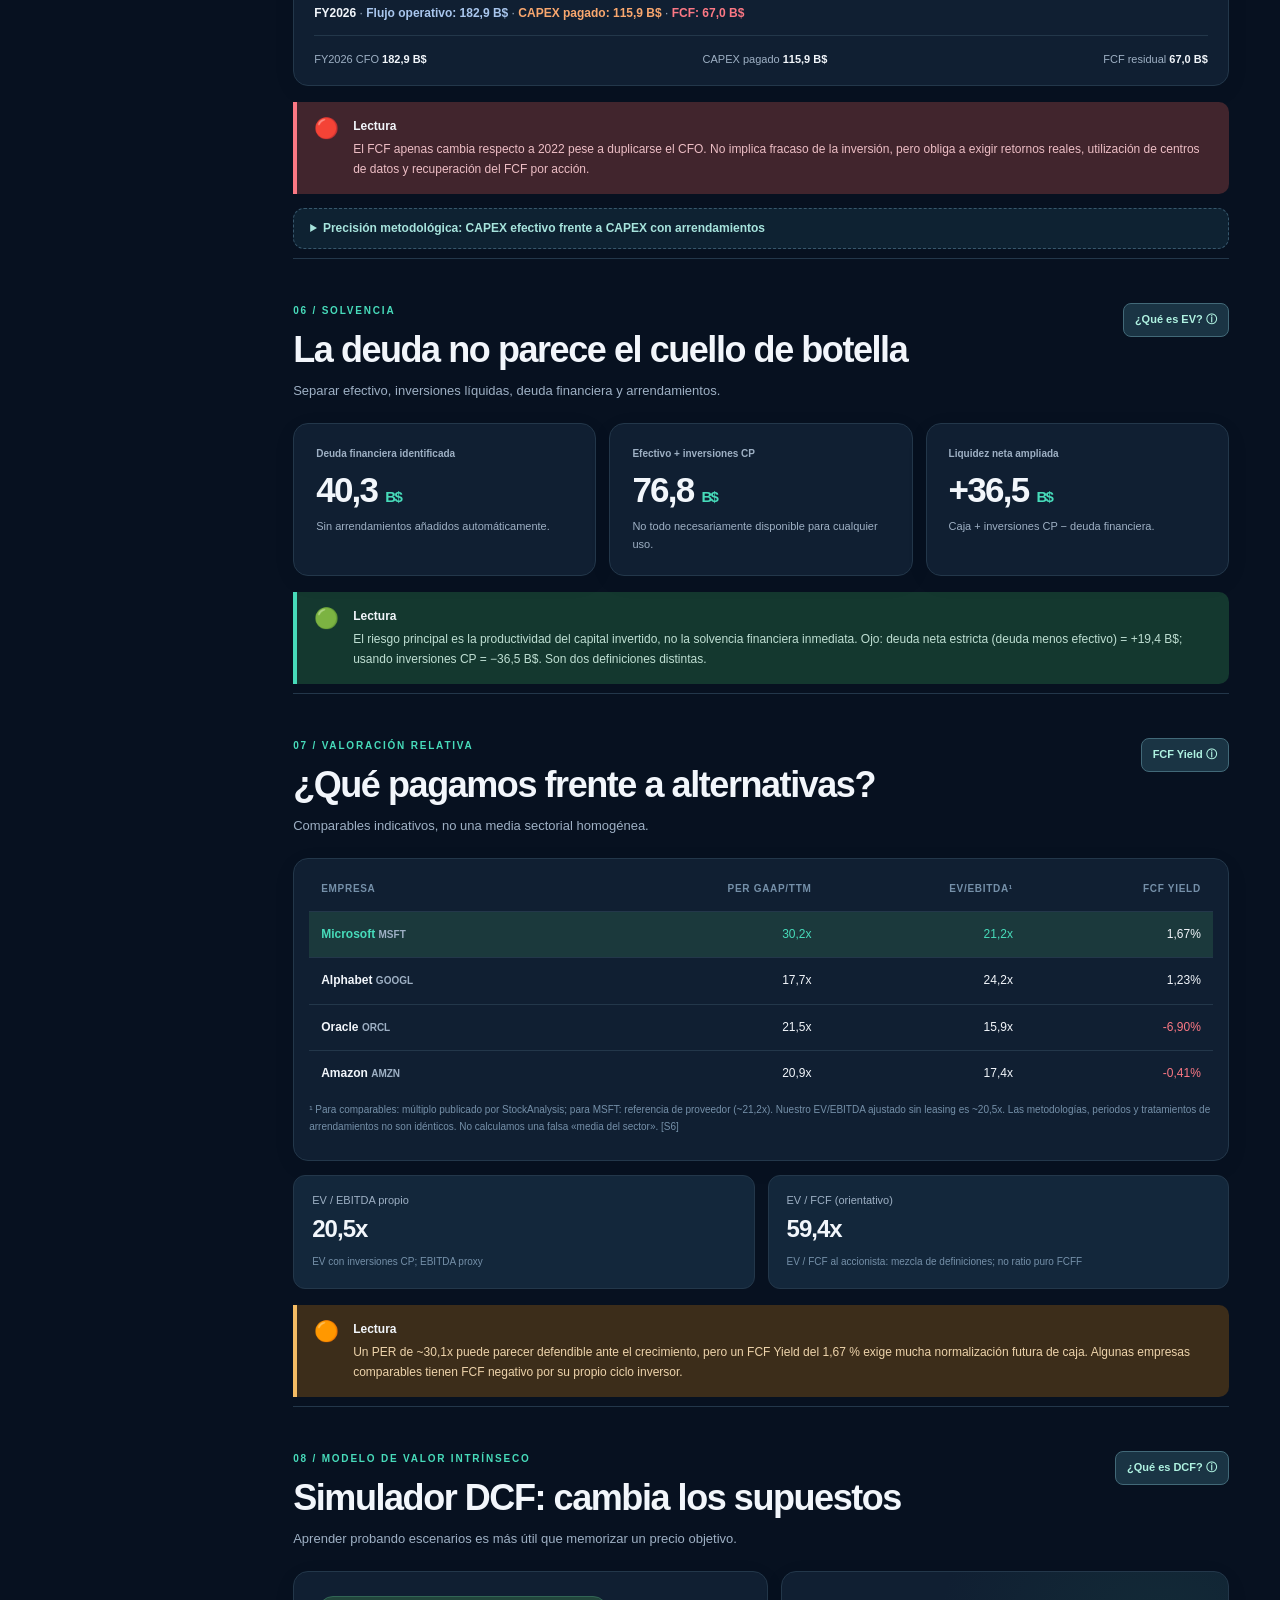
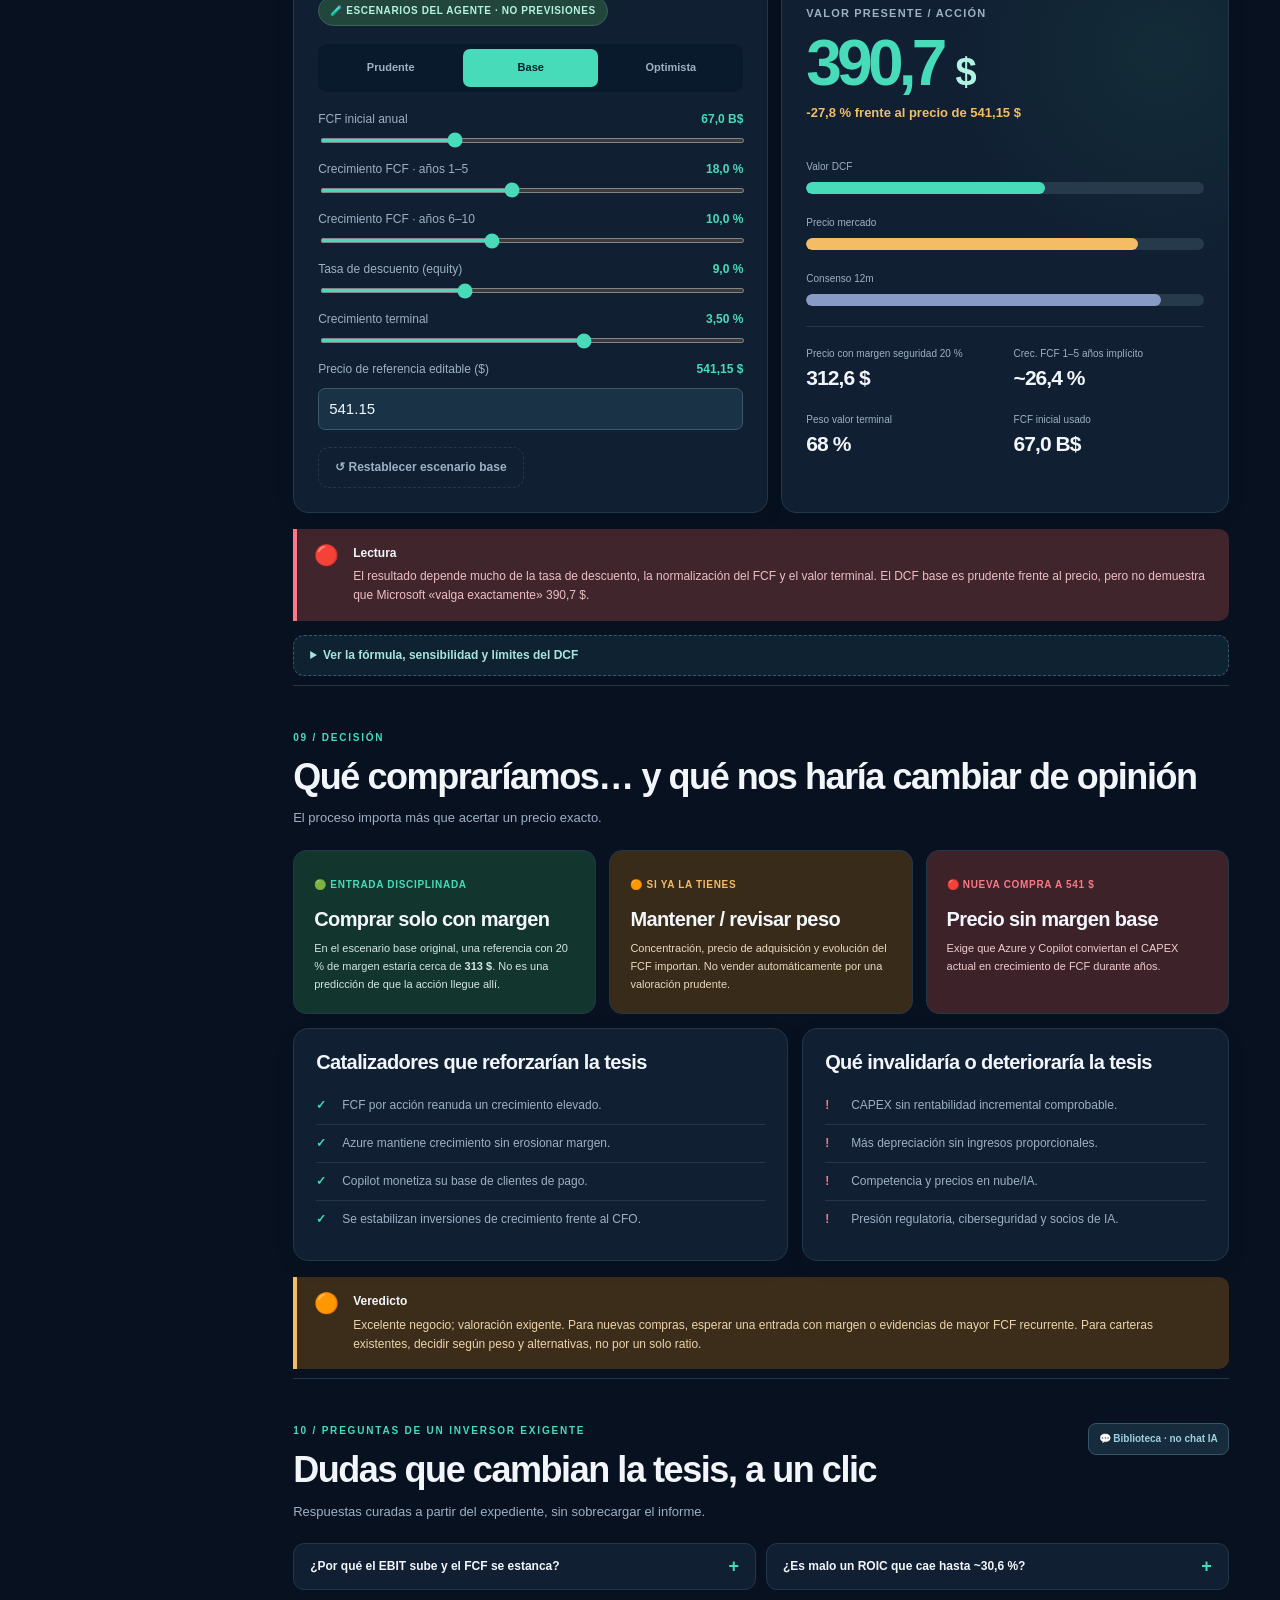
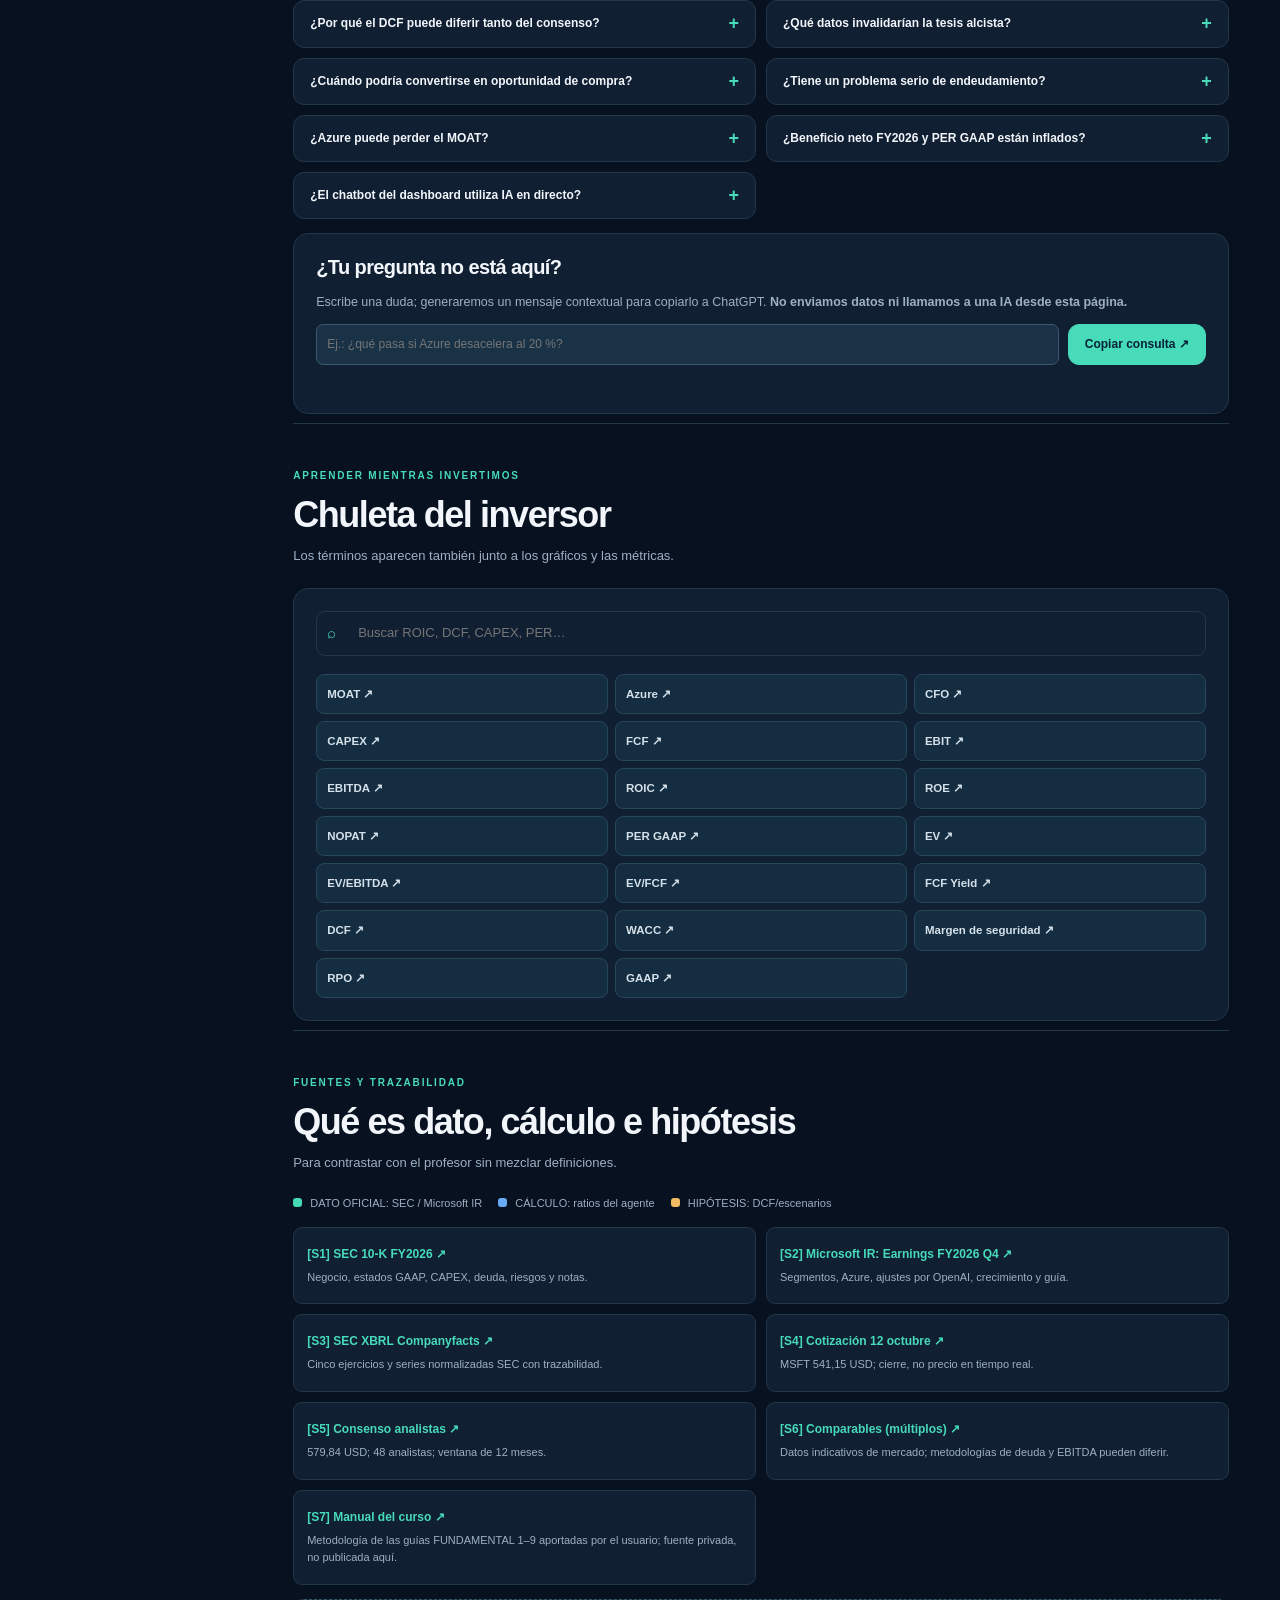
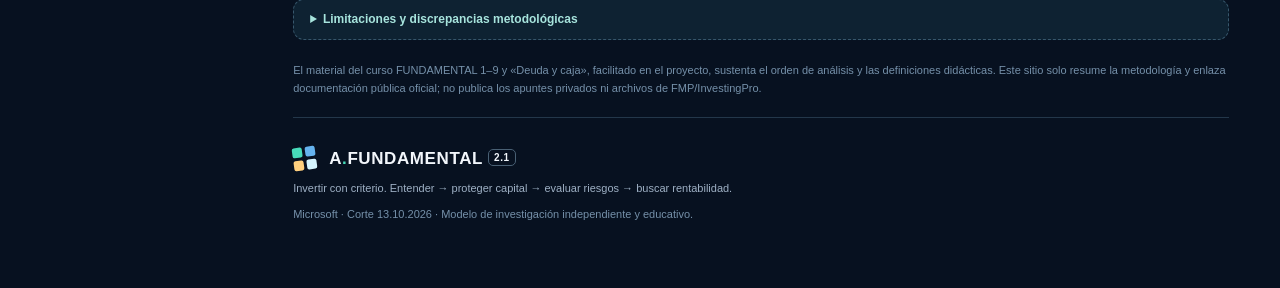
<file: docs/historico/v2.1/index.html>
<!doctype html>
<html lang="es"><head>
<meta charset="utf-8"><meta name="viewport" content="width=device-width,initial-scale=1"><meta name="theme-color" content="#091324">
<meta name="description" content="A.Fundamental 2.0: Microsoft 2026. Panel interactivo de análisis SEC, calidad de negocio, caja, valoración DCF, comparables y preguntas de inversión.">
<title>Microsoft · A.Fundamental 2.1 | Estudio de inversión</title>
<style>
:root{--bg:#071120;--surface:#101f32;--surface2:#13273b;--border:#23374a;--ink:#f2f6fb;--muted:#9eb0c4;--soft:#7590a9;--teal:#47dbba;--blue:#69aaf7;--orange:#f4bc64;--red:#fb7884;--green:#45dab3;--max:1120px;--shadow:0 16px 46px rgba(0,0,0,.2)}
html{scroll-behavior:smooth}*{box-sizing:border-box}body{margin:0;background:var(--bg);color:var(--ink);font-family:Inter,ui-sans-serif,-apple-system,BlinkMacSystemFont,"Segoe UI",sans-serif;font-size:15px;line-height:1.6}a{color:inherit;text-decoration:none}button,input,select{font:inherit}button{cursor:pointer}button:focus-visible,a:focus-visible,input:focus-visible,select:focus-visible,summary:focus-visible{outline:3px solid var(--teal);outline-offset:3px}::selection{background:var(--teal);color:#071120}h1,h2,h3,p{margin-top:0}h1,h2,h3{line-height:1.17;letter-spacing:-.04em}h2{font-size:clamp(25px,3vw,36px);margin-bottom:10px}h3{font-size:20px;letter-spacing:-.03em;margin:0 0 12px}.skip-link{position:absolute;top:-100px;left:16px;background:white;color:black;padding:12px;z-index:200}.skip-link:focus{top:12px}
.topbar{height:74px;display:flex;justify-content:space-between;align-items:center;gap:20px;padding:0 clamp(18px,3vw,45px);background:rgba(8,18,31,.92);border-bottom:1px solid var(--border);position:sticky;top:0;z-index:30;backdrop-filter:blur(18px)}.brand{font-weight:850;letter-spacing:.035em;display:flex;gap:13px;align-items:center;white-space:nowrap;font-size:17px}.brand small{font-size:10px;border:1px solid #496074;border-radius:5px;padding:2px 5px;vertical-align:3px}.brand-dot{color:var(--teal)}.brand-symbol{display:grid;grid-template-columns:repeat(2,10px);gap:3px;transform:rotate(-8deg)}.brand-symbol i{background:var(--teal);height:10px;border-radius:2px}.brand-symbol i:nth-child(2){background:#65b3ee}.brand-symbol i:nth-child(3){background:#ffd07e}.brand-symbol i:nth-child(4){background:#d5f5ff}.quicknav{display:flex;gap:26px;font-size:12px;color:var(--muted);font-weight:700}.quicknav a:hover{color:var(--teal)}.top-actions{display:flex;align-items:center;gap:10px}.icon-btn,.btn{border:1px solid var(--border);border-radius:11px;background:transparent;color:var(--ink);font-weight:750;transition:.2s ease;display:inline-flex;align-items:center;justify-content:center;gap:7px}.icon-btn{width:36px;height:36px}.btn{padding:10px 16px;font-size:12px}.btn:hover,.icon-btn:hover{border-color:var(--teal);transform:translateY(-1px)}.btn-primary{background:var(--teal);color:#082238;border-color:var(--teal)}.btn-outline{background:rgba(255,255,255,.045)}.btn-ghost{border-style:dashed;color:var(--muted)}
.layout{display:grid;grid-template-columns:242px minmax(0,1fr);max-width:1700px;margin:auto}.sidebar{position:sticky;top:74px;height:calc(100vh - 74px);overflow:auto;border-right:1px solid var(--border);padding:29px 17px;display:flex;flex-direction:column;gap:4px}.sidebar-top{font-size:9px;font-weight:850;letter-spacing:.18em;color:var(--soft);margin:0 9px 19px}.sidebar-live{display:block;font-size:9px;letter-spacing:0;color:var(--teal);font-weight:650;margin-top:7px}.sidebar a{display:flex;gap:12px;align-items:center;color:var(--muted);padding:10px 13px;border-radius:9px;font-size:12px;font-weight:650}.sidebar a:hover,.sidebar a.active{color:var(--ink);background:#1b3449}.sidebar a span{width:22px;font-size:15px;text-align:center;color:var(--teal)}.sidebar-bottom{margin-top:auto;border-top:1px solid var(--border);padding:22px 9px 0}.sidebar-bottom strong{font-size:10px;color:var(--teal);letter-spacing:.07em}.sidebar-bottom p{font-size:12px;margin:3px 0 9px}.sidebar-bottom small{display:block;font-size:10px;line-height:1.5;color:var(--soft)}
.content{padding:24px clamp(24px,4vw,74px) 38px;max-width:calc(var(--max) + 120px);width:100%;margin:auto}.eyebrow{font-size:10px;font-weight:850;letter-spacing:.19em;color:var(--teal);display:flex;gap:12px;align-items:center;margin:12px 0 18px}.eyebrow-right{margin-left:auto;color:var(--soft)}.live-dot{width:7px;height:7px;border-radius:50%;background:var(--teal);box-shadow:0 0 12px #47dbba60}.hero{border-radius:22px;border:1px solid #2e5c73;background:radial-gradient(circle at 85% 16%,#214b66 0,transparent 37%),linear-gradient(115deg,#0e2540,#122a40 62%,#203a53);padding:clamp(23px,4vw,44px);position:relative;overflow:hidden;box-shadow:var(--shadow)}.hero:before{content:"";position:absolute;width:260px;height:260px;border:1px solid #ffffff0d;border-radius:50%;right:-90px;top:-100px;box-shadow:0 0 0 45px #ffffff05,0 0 0 100px #ffffff03}.hero-grid{display:grid;grid-template-columns:minmax(0,1fr) 225px;gap:25px;position:relative}.pill{display:inline-flex;gap:7px;align-items:center;border-radius:99px;padding:6px 11px;font-size:10px;font-weight:800;letter-spacing:.06em}.pill-glass{background:#ffffff12;border:1px solid #ffffff2a;color:#d5fefa}.hero h1{font-size:clamp(51px,8.5vw,104px);letter-spacing:-.075em;margin:17px 0 10px;line-height:1.03;font-weight:830}.hero-period{color:var(--teal)}.hero-desc{font-size:16px;color:#c5d9e8;max-width:560px;line-height:1.7}.hero-tags{display:flex;flex-wrap:wrap;gap:8px;margin-top:27px}.hero-tags span{border:1px solid #426077;border-radius:6px;padding:5px 9px;font-size:10px;color:#c6d7e3}.hero-score{display:flex;flex-direction:column;align-items:center;justify-content:center;gap:23px}.score-rings{width:198px;height:198px;border:12px solid #33697a;border-left-color:#4de0bc;border-top-color:#4de0bc;border-radius:50%;display:grid;place-items:center;transform:rotate(-20deg)}.score-rings>div{transform:rotate(20deg);text-align:center}.score-rings small{font-size:10px;letter-spacing:.1em;display:block;color:#b5d6e2}.score-rings strong{font-size:31px;display:block;letter-spacing:-.04em;color:#69ebca}.score-rings span{font-size:9px;color:#bbd0e2}.pill-amber{color:#ffe0ab;background:#f4bc6424;border:1px solid #f4bc644c}.hero-bottom{margin-top:35px;padding-top:22px;border-top:1px solid #ffffff36;display:grid;grid-template-columns:1fr 1.5fr 1fr 1.5fr 1fr 1.5fr;align-items:center;gap:8px}.hero-bottom span{font-size:9px;font-weight:850;letter-spacing:.085em;color:#b5cddd}.hero-bottom strong{font-size:clamp(18px,2vw,26px);letter-spacing:-.04em;white-space:nowrap}.hero-bottom strong:nth-of-type(2){color:#5ce3bf}.alert-info{display:flex;gap:15px;align-items:start;border:1px solid #3e6172;background:#112b3f;padding:13px 16px;border-radius:10px;color:#c4d8e7;margin:19px 0;font-size:11.5px}.alert-info>span:first-child{font-size:20px;color:var(--teal);line-height:1}.section{scroll-margin-top:98px;padding:44px 0 9px;border-bottom:1px solid var(--border)}.section-head{display:flex;justify-content:space-between;gap:18px;align-items:start;margin-bottom:21px}.section-head p{color:var(--muted);font-size:13px;margin:0}.kicker{font-size:10px;font-weight:850;letter-spacing:.18em;color:var(--teal);display:block;margin-bottom:10px}.doc-badge{white-space:nowrap;background:#162c3c;border:1px solid #365469;border-radius:8px;padding:7px 10px;color:#9ecfe0;font-size:10px;font-weight:750}.learn-btn{white-space:nowrap;background:#1a3444;color:#aff2e1;border:1px solid #426978;border-radius:8px;padding:7px 11px;font-size:11px;font-weight:750}.learn-btn:hover{background:#245065}.panel{background:var(--surface);border:1px solid var(--border);border-radius:15px;padding:22px;box-shadow:0 6px 26px #0000000c}.panel p{font-size:12.5px;color:var(--muted);margin:6px 0 12px}.signal-grid,.balance-grid,.decision-grid{display:grid;grid-template-columns:repeat(3,minmax(0,1fr));gap:13px}.signal{border:1px solid var(--border);background:var(--surface);border-radius:14px;padding:19px}.signal-top{display:flex;align-items:center;gap:8px;color:var(--muted);font-size:10px;letter-spacing:.11em;font-weight:850}.signal-top>span{font-size:17px}.signal>strong{display:block;font-size:37px;letter-spacing:-.055em;line-height:1.3;margin:10px 0 0}.signal>small{color:var(--teal);font-size:11px;display:block}.signal>p{font-size:11.5px;line-height:1.55;color:var(--muted);margin:9px 0 0}.reading{margin-top:16px;border-left:4px solid var(--teal);padding:15px 17px;display:flex;gap:14px;border-radius:0 10px 10px 0;background:#14382f}.reading-icon{font-size:20px;line-height:1.1}.reading strong{font-size:12px;display:block;color:var(--ink)}.reading p{margin:4px 0 0;font-size:12px;color:#bfdfd3;line-height:1.62}.reading.amber{background:#3c2d1a;border-color:var(--orange)}.reading.amber p{color:#edd3ab}.reading.red{background:#41252d;border-color:var(--red)}.reading.red p{color:#edbec5}.split{display:grid;grid-template-columns:1.16fr 1fr;gap:14px}.segment-bars{display:flex;flex-direction:column;gap:19px;margin-top:24px}.segment-label{display:flex;justify-content:space-between;gap:9px;font-size:11.5px;font-weight:760;margin-bottom:6px}.segment-track{height:13px;background:#23384b;border-radius:12px;overflow:hidden}.segment-fill{height:100%;border-radius:12px;background:linear-gradient(90deg,#37ccba,#53c1e9)}.segment-row:nth-child(2) .segment-fill{background:linear-gradient(90deg,#3ca8e8,#849bff)}.segment-row:nth-child(3) .segment-fill{background:linear-gradient(90deg,#f7b267,#e98c73)}.segment-grow{font-size:10px;color:var(--muted);margin-top:3px}.mini-caption{font-size:10px!important;color:var(--soft)!important;line-height:1.65}.panel-highlight{background:linear-gradient(145deg,#16403b,#112b38 60%,#132636)}.sparkle{color:var(--teal);font-size:24px}.big-highlight{font-size:42px;color:var(--teal);font-weight:850;letter-spacing:-.06em;line-height:1.25}.big-highlight span{font-size:12px;color:#c4f1e5;letter-spacing:0;font-weight:500}.stat-line{display:flex;justify-content:space-between;border-top:1px solid #ffffff17;padding:10px 0;gap:12px;font-size:11px}.stat-line span{color:#afc5cc}.stat-line b{color:#d9fef4}.panel-highlight small{font-size:10px;color:#b5d3ce}
.graph-panel{padding:22px 20px 16px}.graph-head{display:flex;align-items:start;justify-content:space-between;gap:16px}.graph-head h3{margin:0 0 5px}.graph-head p{margin:0}.graph-controls{display:flex;align-items:center;gap:9px}.graph-controls label{font-size:10px;color:var(--muted)}select,input{color:var(--ink);background:#193246;border:1px solid #3b586d;border-radius:7px;padding:8px 10px}select{font-size:11px}select option{background:#13283b}.interactive-chart{min-height:258px;position:relative;margin-top:20px}.interactive-chart svg{display:block;width:100%;height:255px;overflow:visible}.chart-label{fill:var(--muted);font-size:11px}.chart-grid{stroke:#547084;stroke-opacity:.28;stroke-dasharray:3 7}.chart-series{fill:none;stroke-width:3.2;stroke-linecap:round;stroke-linejoin:round}.chart-point{cursor:pointer;stroke-width:2;transition:r .15s}.chart-point:hover,.chart-point.active{r:7}.chart-detail{color:var(--muted);font-size:12px;margin:7px 0;min-height:24px}.chart-detail strong{color:var(--ink)}.two-metrics{display:grid;grid-template-columns:1fr 1fr;gap:13px;margin-top:14px}.mini-metric{background:var(--surface2);border-radius:12px;border:1px solid var(--border);padding:16px 18px}.mini-metric label{display:block;color:var(--muted);font-size:11px}.mini-metric b{display:block;font-size:24px;letter-spacing:-.04em}.mini-metric span{font-size:10px;color:var(--soft)}.term-inline{border:0;background:transparent;color:var(--teal);padding:0 4px}.cash-summary{display:flex;justify-content:space-between;gap:10px;border-top:1px solid var(--border);padding-top:15px;font-size:11px;color:var(--muted);flex-wrap:wrap}.cash-summary b{color:var(--ink)}.method-note{margin-top:14px;border:1px dashed #37576c;border-radius:11px;color:var(--muted);background:#0e2232;font-size:12px;padding:10px 16px}.method-note summary{font-weight:750;color:#a7e4dd;cursor:pointer}.method-note p{margin:11px 0 4px;line-height:1.75}.metric-panel label{font-size:10px;color:var(--muted);font-weight:780;display:block}.metric-panel b{font-size:35px;letter-spacing:-.05em}.metric-panel b small{font-size:15px;color:var(--teal)}.metric-panel p{margin:0;font-size:11px}.table-panel{padding:8px 15px 13px}.table-scroll{overflow:auto}table{width:100%;border-collapse:collapse;font-size:12px;min-width:490px}th{text-align:right;color:var(--soft);font-size:10px;text-transform:uppercase;letter-spacing:.07em;border-bottom:1px solid var(--border);padding:14px 12px}th:first-child{text-align:left}td{padding:13px 12px;border-bottom:1px solid var(--border);text-align:right;font-variant-numeric:tabular-nums}td:first-child{text-align:left;font-weight:780}tr.focus-row{background:#1b393c;color:var(--teal)}tr:last-child td{border:0}
.dcf-layout{display:grid;grid-template-columns:1.03fr .97fr;gap:13px}.dcf-inputs{padding:24px}.pill-light{background:#22463c;color:#b4f3e0;border:1px solid #326655}.scenario-tabs{display:flex;gap:5px;margin:18px 0;background:#091a2c;padding:5px;border-radius:9px}.scenario-tabs button{flex:1;border:0;border-radius:7px;background:transparent;color:var(--muted);font-size:11px;padding:10px 6px;font-weight:770}.scenario-tabs button.selected{background:var(--teal);color:#061c2b}.range-control{margin:17px 0}.range-control>div{display:flex;justify-content:space-between;gap:12px}.range-control label{font-size:12px;color:var(--muted)}.range-control b{font-size:12px;color:var(--teal)}.range-control input[type=range]{display:block;width:100%;padding:0;margin-top:9px;accent-color:var(--teal);height:5px}.range-control input[type=number]{width:100%;margin-top:8px}.dcf-results{padding:28px 24px;background:radial-gradient(circle at 85% 15%,#1c51493e,transparent 38%),var(--surface)}.dcf-caption{color:var(--muted);font-size:11px;letter-spacing:.11em;font-weight:800}.dcf-figure{font-size:clamp(48px,5vw,76px);font-weight:850;letter-spacing:-.075em;color:var(--teal);line-height:1.23}.dcf-figure span{font-size:38px;color:#aff4e3}.fcf-comparison{font-size:13px;color:var(--orange);font-weight:800}.price-bars{margin:30px 0 20px;display:grid;gap:15px}.price-bars>div>span{font-size:10px;color:var(--muted)}.price-track{height:12px;border-radius:20px;background:#263a4c;margin-top:5px;overflow:hidden}.price-track i{display:block;height:100%;width:0;background:var(--teal);border-radius:20px;transition:width .24s}.price-track.secondary i{background:var(--orange)}.price-track.muted i{background:#879bc4}.dcf-mini-grid{display:grid;grid-template-columns:1fr 1fr;gap:17px;border-top:1px solid var(--border);padding-top:19px}.dcf-mini-grid label{display:block;font-size:10px;color:var(--muted);line-height:1.5}.dcf-mini-grid strong{display:block;font-size:21px;letter-spacing:-.045em}.model-warning{color:var(--red);font-size:12px;font-weight:700;padding:9px;background:#4c202b;border-radius:7px;margin-top:8px}.decision-card{border-radius:13px;padding:20px;border:1px solid var(--border);background:#12352d}.decision-card.hold{background:#382b19}.decision-card.warning{background:#3e222a}.decision-card>span{font-size:10px;letter-spacing:.07em;color:var(--teal);font-weight:900}.decision-card.hold>span{color:var(--orange)}.decision-card.warning>span{color:var(--red)}.decision-card h3{font-size:20px;margin:13px 0 9px}.decision-card p{font-size:11px;line-height:1.6;color:#d4e5e5;margin:0}.decision-card.hold p{color:#e9d8bf}.decision-card.warning p{color:#f0cccf}.decision-grid+.split{margin-top:14px}.check-list,.risk-list{list-style:none;padding:0;margin:0}.check-list li,.risk-list li{font-size:12px;color:var(--muted);padding:9px 3px 9px 26px;border-bottom:1px solid var(--border);position:relative}.check-list li:last-child,.risk-list li:last-child{border:0}.check-list li:before,.risk-list li:before{content:"✓";color:var(--green);position:absolute;left:0;font-weight:bold}.risk-list li:before{content:"!";color:var(--red)}.questions{display:grid;grid-template-columns:1fr 1fr;align-items:start;gap:10px}.questions details{border:1px solid var(--border);border-radius:11px;background:var(--surface);padding:13px 16px}.questions summary{cursor:pointer;font-size:12px;font-weight:770;list-style:none;display:flex;align-items:start;gap:11px;justify-content:space-between}.questions summary:after{content:'+';color:var(--teal);font-size:18px;line-height:1}.questions details[open] summary:after{content:'−'}.questions details p{color:var(--muted);font-size:11.5px;line-height:1.7;padding-top:12px;border-top:1px solid var(--border);margin:12px 0 0}.ask-panel{margin-top:14px}.ask-row{display:flex;gap:9px}.ask-row input{flex:1;min-width:0;font-size:12px}.copy-status{font-size:11px;color:var(--teal);min-height:20px;margin-top:6px}.search-gloss{display:flex;align-items:center;gap:12px;margin-bottom:18px;border:1px solid var(--border);border-radius:9px;padding:3px 10px;color:var(--teal)}.search-gloss input{background:none;border:0;flex:1;min-width:0;outline:0;font-size:13px}.glossary-grid{display:grid;grid-template-columns:repeat(3,1fr);gap:7px}.glossary-grid button{background:#152d40;color:#d4e1ea;border:1px solid #25485a;border-radius:8px;text-align:left;padding:10px;font-size:11.5px;font-weight:760}.glossary-grid button:hover{border-color:var(--teal);color:var(--teal)}.source-legend{display:flex;flex-wrap:wrap;gap:16px;font-size:11px;color:var(--muted);margin-bottom:14px}.source-dot{display:inline-block;width:9px;height:9px;border-radius:3px;margin-right:5px}.source-dot.official{background:var(--green)}.source-dot.calc{background:var(--blue)}.source-dot.hypo{background:var(--orange)}.sources-list{display:grid;grid-template-columns:1fr 1fr;gap:10px}.source-card{border:1px solid var(--border);border-radius:9px;padding:13px;background:var(--surface)}.source-card a{color:var(--teal);font-weight:790;font-size:12px}.source-card p{color:var(--muted);font-size:11px;margin:4px 0}.source-card small{color:var(--soft);font-size:10px}.footnote{font-size:11px;color:var(--soft);margin-top:22px}.footer{display:flex;flex-direction:column;gap:8px;padding:27px 0;color:var(--muted)}.footer p,.footer-note{font-size:11px;margin:0}.footer .brand{color:var(--ink)}.footer-note{color:var(--soft)}dialog{border:1px solid #497c80;border-radius:16px;background:#11293a;color:var(--ink);width:min(440px,92vw);padding:0;box-shadow:0 20px 65px #000b}dialog::backdrop{background:#040c19ba;backdrop-filter:blur(5px)}dialog form{padding:25px}dialog h3{font-size:28px;margin:16px 0 10px}dialog p{font-size:14px;color:#c3d5e2}dialog .btn{margin-top:14px}dialog .dialog-close{float:right;border:0;background:#253c50;border-radius:6px;padding:4px 10px;color:var(--ink)}
[data-theme=light]{--bg:#f1f6f9;--surface:#fff;--surface2:#eaf2f6;--border:#d2dee8;--ink:#102338;--muted:#506477;--soft:#667e92;--teal:#087d76;--blue:#1671b8;--orange:#ba781e;--red:#c54b59;--green:#087d68;--shadow:0 16px 35px #a6bac83d}[data-theme=light] .topbar{background:#ffffffec}[data-theme=light] .sidebar a:hover,[data-theme=light] .sidebar a.active{background:#d9edf1}[data-theme=light] .hero{color:#fff}[data-theme=light] .hero .pill,[data-theme=light] .hero h1{color:#fff}[data-theme=light] .hero .hero-period{color:#63ddbf}[data-theme=light] .hero .hero-bottom strong,[data-theme=light] .score-rings strong{color:#fff}[data-theme=light] .reading{background:#d8f5e9}[data-theme=light] .reading p{color:#145541}[data-theme=light] .reading.amber{background:#fff1d8}[data-theme=light] .reading.amber p{color:#754b18}[data-theme=light] .reading.red{background:#ffe6e9}[data-theme=light] .reading.red p{color:#7c2a36}[data-theme=light] .panel-highlight{background:linear-gradient(145deg,#daf9f0,#e0f0f6)}[data-theme=light] .panel-highlight .big-highlight span,[data-theme=light] .panel-highlight small,[data-theme=light] .panel-highlight .stat-line span{color:#446878}[data-theme=light] .panel-highlight .stat-line b{color:#194b47}[data-theme=light] .scenario-tabs{background:#dfebf1}[data-theme=light] .ask-row input,[data-theme=light] select,[data-theme=light] input{background:#f7fbfd;color:var(--ink)}[data-theme=light] .method-note{background:#e9f3f7}[data-theme=light] .alert-info{background:#e4f4f5;color:#245467}[data-theme=light] .glossary-grid button{background:#edf7f8;color:#215261}[data-theme=light] .decision-card{background:#daf3e7}[data-theme=light] .decision-card.hold{background:#fff0d6}[data-theme=light] .decision-card.warning{background:#ffe4e7}[data-theme=light] .decision-card p{color:#215342}[data-theme=light] .decision-card.hold p{color:#705128}[data-theme=light] .decision-card.warning p{color:#833844}[data-theme=light] dialog{background:#fff;color:#102338}[data-theme=light] dialog p{color:#506477}
@media(max-width:1150px){.layout{grid-template-columns:205px minmax(0,1fr)}.sidebar{padding:23px 10px}.content{padding-left:26px;padding-right:26px}.hero-grid{grid-template-columns:minmax(0,1fr) 160px}.score-rings{height:144px;width:144px;border-width:9px}.score-rings strong{font-size:25px}.hero-bottom{grid-template-columns:repeat(3,1fr)}.hero-bottom span{display:block;margin-bottom:-8px}.hero-bottom strong{font-size:20px}.quicknav{display:none}}
@media(max-width:810px){.layout{display:block}.sidebar{display:none}.content{padding:18px 18px 45px}.topbar{height:66px;padding:0 16px}.topbar .brand{font-size:13px}.topbar .brand small{font-size:9px}.topbar .btn{padding:8px 11px}.hero-grid{grid-template-columns:1fr}.hero-score{flex-direction:row;justify-content:start}.score-rings{display:none}.hero-bottom{grid-template-columns:repeat(3,1fr);gap:12px}.hero-bottom strong{font-size:18px}.hero-bottom span{font-size:9px}.section{padding-top:31px}.section-head{align-items:start}.split,.dcf-layout,.questions,.sources-list{grid-template-columns:1fr}.signal-grid,.balance-grid{grid-template-columns:repeat(3,minmax(0,1fr))}.signal{padding:14px}.signal>strong{font-size:28px}.signal>p{font-size:11px}.decision-grid{grid-template-columns:1fr}.glossary-grid{grid-template-columns:1fr 1fr}}
@media(max-width:560px){.hero{padding:23px 18px}.hero h1{font-size:54px}.hero-desc{font-size:13px}.hero-score{display:none}.hero-bottom{grid-template-columns:1fr 1fr}.hero-bottom span:nth-of-type(3){grid-column:1}.section-head{display:block}.section-head>.doc-badge,.section-head>.learn-btn{margin-top:12px;display:inline-block}.signal-grid,.balance-grid{grid-template-columns:1fr}.signal>strong{font-size:32px}.two-metrics{grid-template-columns:1fr}.graph-head{display:block}.graph-controls{margin-top:11px}.dcf-mini-grid{grid-template-columns:1fr 1fr}.ask-row{flex-direction:column}.glossary-grid{grid-template-columns:1fr 1fr}.eyebrow-right{display:none}.mini-metric b{font-size:21px}.cash-summary{flex-direction:column}.hero-bottom strong{font-size:19px}}
@media(prefers-reduced-motion:reduce){html{scroll-behavior:auto}*,*:before,*:after{animation:none!important;transition:none!important}}

/* A.Fundamental 2.1: multi-series + SEC peer comparison */
.multi-actions{display:flex;align-items:center;gap:7px;flex-wrap:wrap}
.mini-btn{border:1px solid #406578;border-radius:8px;background:#193449;color:#c7e7ec;font-size:11px;font-weight:780;padding:8px 11px;line-height:1.3}
.mini-btn:hover,.mini-btn:focus-visible{border-color:var(--teal);background:#245169}
.metric-toggle-set{border:1px solid var(--border);border-radius:10px;margin:17px 0 6px;padding:12px 14px 13px;display:flex;flex-wrap:wrap;gap:8px 10px;align-items:center;min-width:0}
.metric-toggle-set legend{padding:0 8px;color:var(--muted);font-weight:760;font-size:11px}
.metric-toggle-set label{display:inline-flex;gap:7px;align-items:center;border:1px solid #345169;border-radius:8px;padding:7px 10px;background:#142b3e;color:var(--ink);font-size:11.5px;font-weight:700;cursor:pointer;white-space:nowrap;min-height:35px}
.metric-toggle-set label:has(input:checked){border-color:#4a8185;background:#204247}
.metric-toggle-set label:hover{border-color:var(--teal)}
.metric-toggle-set input[type=checkbox]{accent-color:var(--teal);height:15px;width:15px;margin:0;padding:0;cursor:pointer}
.series-dot{width:9px;height:9px;background:var(--series);border-radius:99px;flex:none;display:inline-block}
.chart-feedback{font-size:11px;color:var(--soft);padding:3px 4px}
.peers-panel{margin-top:20px;background:linear-gradient(140deg,#12283a,#101f32)}
.peer-toolbar{display:flex;gap:15px;flex-wrap:wrap;align-items:end;margin-top:17px}
.peer-toolbar-col{display:flex;flex-direction:column;gap:4px;min-width:175px;flex:1}
.peer-toolbar-col>label,.peer-toolbar-label{color:var(--muted);font-size:11px;font-weight:700}
.peer-toolbar-col select{width:100%;font-size:12px;min-height:40px}
.peer-quick>div{display:flex;gap:6px;align-items:center;min-height:40px}
.peer-selection{margin:15px 0 11px}
.peers-panel .interactive-chart{margin-top:6px;min-height:265px}
.peer-legend{margin-top:0;gap:9px 18px}
.peer-legend span{font-weight:700}
.peers-panel .chart-detail{background:#112638;border-radius:9px;padding:12px 14px;min-height:55px;margin:15px 0 10px}
.peer-detail-items{display:flex;gap:8px 18px;flex-wrap:wrap;margin-top:5px;font-size:11px}
.peer-detail-item{display:inline-flex;gap:5px;align-items:baseline;color:var(--muted)}
.peer-detail-item i{background:var(--series);width:8px;height:8px;border-radius:50%;display:inline-block;align-self:center}
.peer-detail-item b{color:var(--ink)}
.peer-detail-item small{color:var(--soft);font-size:9px}
.peer-point:focus{outline:none;stroke:#fff;stroke-width:3}
.peers-panel .mini-caption{margin:10px 0 0!important}
[data-theme=light] .metric-toggle-set label{background:#f3fbff;color:#102338}
[data-theme=light] .metric-toggle-set label:has(input:checked){background:#d8f5ec}
[data-theme=light] .mini-btn{background:#e6f5f8;color:#174d60}
[data-theme=light] .peers-panel{background:#fff}
[data-theme=light] .peers-panel .chart-detail{background:#e9f4f6}
@media(max-width:740px){.peer-toolbar-col{min-width:135px}.peer-toolbar{gap:10px}.multi-actions{margin-top:9px}.peer-quick{width:100%}}
@media(max-width:490px){.metric-toggle-set label{padding:7px 9px;font-size:10.5px}.peer-toolbar-col{min-width:100%;max-width:100%}.peer-quick>div{min-height:auto}.graph-head .multi-actions{align-items:start}}
/* On narrow screens keep chart points and labels readable while the chart itself scrolls. */
@media(max-width:560px){
  #growth-chart, #peer-chart {overflow-x:auto;overflow-y:hidden;-webkit-overflow-scrolling:touch;scrollbar-width:thin;scrollbar-color:#51758b transparent}
  #growth-chart svg, #peer-chart svg {width:660px;min-width:660px;max-width:none;height:260px}
  #growth-chart .chart-legend, #peer-chart .chart-legend {min-width:660px;justify-content:flex-start;padding:6px 3px 9px}
  #peer-footnote::before{content:"↔ Desliza el gráfico horizontalmente para ver cada ejercicio. ";color:var(--teal);font-weight:700}
}

</style>

</head><body>
<a class="skip-link" href="#resumen">Ir al informe</a>
<header class="topbar"><div class="brand"><span class="brand-symbol" aria-hidden="true"><i></i><i></i><i></i><i></i></span><span>A<span class="brand-dot">.</span>FUNDAMENTAL <small>2.1</small></span></div><nav class="quicknav"><a href="#crecimiento">Crecimiento</a><a href="#caja">Caja</a><a href="#valoracion">Valoración</a><a href="#preguntas">Preguntas</a></nav><div class="top-actions"><button id="theme-btn" class="icon-btn" aria-label="Alternar tema" title="Cambiar tema">☀</button><a id="pdf-main" class="btn btn-outline" href="#fuentes" target="_self">↗ Ver PDF</a></div></header>
<div class="layout"><aside class="sidebar" aria-label="Navegación principal"><div class="sidebar-top">ANÁLISIS DE EMPRESAS <span class="sidebar-live">● INFORME FIJO</span></div><a href="#resumen"><span>◈</span> Vista rápida</a><a href="#negocio"><span>◎</span> Negocio y MOAT</a><a href="#crecimiento"><span>↗</span> Crecimiento</a><a href="#retornos"><span>◆</span> ROIC y rentabilidad</a><a href="#caja"><span>◉</span> Flujo de caja</a><a href="#balance"><span>▣</span> Balance</a><a href="#comparables"><span>≋</span> Comparables</a><a href="#valoracion"><span>◐</span> DCF interactivo</a><a href="#decision"><span>✓</span> Decisión y riesgos</a><a href="#preguntas"><span>?</span> Preguntas de inversor</a><a href="#glosario"><span>⌕</span> Glosario</a><a href="#fuentes"><span>☷</span> Fuentes y método</a><div class="sidebar-bottom"><strong>BASE DOC. SEC v6.9</strong><p>5 ejercicios · FY2022–2026</p><small>Documento didáctico, no recomendación personal.</small></div></aside>
<main id="resumen" class="content">
<div class="eyebrow"><span class="live-dot"></span> EDICIÓN INDEPENDIENTE / 13 OCT 2026 <span class="eyebrow-right">NASDAQ · MSFT · USD</span></div>
<section class="hero reveal"><div class="hero-grid"><div><div class="pill pill-glass">📊 INFORME DE INVERSIÓN · ANÁLISIS 80/20</div><h1>Microsoft<span class="hero-period">.</span></h1><p class="hero-desc">Un negocio excepcional. Una valoración que exige demostrar que la infraestructura de IA se convertirá en flujo de caja.</p><div class="hero-tags"><span>Software empresarial</span><span>Azure & IA</span><span>5 años SEC</span></div></div><div class="hero-score"><div class="score-rings"><div><small>CALIDAD DEL NEGOCIO</small><strong>ALTA</strong><span>moat + caja operativa</span></div></div><div class="pill pill-amber">🟠 PRECIO EXIGENTE</div></div></div><div class="hero-bottom"><span>PRECIO / 12 OCT</span><strong>541,15 $</strong><span>DCF BASE / MODELO</span><strong>390,7 $</strong><span>OBJETIVO ANALISTAS</span><strong>579,84 $</strong></div></section>
<div class="alert-info"><span>ⓘ</span><span><strong>Lectura obligatoria:</strong> mercado y consenso son fotografías fechadas, no cotizaciones en directo; el valor intrínseco es una <strong>estimación dependiente de hipótesis</strong>. No se han empleado exportaciones de InvestingPro+.</span></div>
<section class="section" aria-labelledby="tres-senales"><div class="section-head"><div><span class="kicker">01 / RESUMEN EJECUTIVO</span><h2 id="tres-senales">Tres señales que importan</h2><p>El 20 % de las variables que mueve la tesis.</p></div><span class="doc-badge">5 ejercicios</span></div><div class="signal-grid"><article class="signal"><div class="signal-top"><span>🟢</span><span>CRECIMIENTO</span></div><strong>+13,7 %</strong><small>CAGR de ingresos 2022–2026</small><p>Demanda sólida y EBIT creciendo aún más deprisa.</p></article><article class="signal"><div class="signal-top"><span>🟠</span><span>RETORNO</span></div><strong>30,6 %</strong><small>ROIC proxy FY2026</small><p>Muy elevado, pero descendente con la reinversión.</p></article><article class="signal"><div class="signal-top"><span>🔴</span><span>FCF / CAPEX</span></div><strong>+0,7 %</strong><small>CAGR del FCF 2022–2026</small><p>El CAPEX absorbe casi todo el aumento del CFO.</p></article></div><div class="reading amber"><span class="reading-icon">🟠</span><div><strong>Lectura ejecutiva</strong><p>Los beneficios operativos aceleran, pero la caja libre no: el retorno de la inversión en IA es la variable decisiva para justificar el precio.</p></div></div></section>
<section id="negocio" class="section" aria-labelledby="negocio-title"><div class="section-head"><div><span class="kicker">02 / MODELO DE NEGOCIO</span><h2 id="negocio-title">¿De dónde viene la fortaleza?</h2><p>Negocios recurrentes, escala global y costes elevados de cambio.</p></div><button class="learn-btn" data-term="MOAT">¿Qué es MOAT? ⓘ</button></div><div class="split"><div class="panel"><h3>Ingresos por segmentos FY2026</h3><div id="segments" class="segment-bars"></div><p class="mini-caption">B$ · cifras redondeadas · total ~331,9 B$ frente a 331,8 B$ contables. [S1]</p></div><div class="panel panel-highlight"><div class="sparkle">✦</div><h3>Azure: la palanca más potente</h3><div class="big-highlight">+41 % <span>crecimiento FY2026</span></div><p>Servidores, nube y capacidad de cálculo para IA. La ventaja es la distribución empresarial; el riesgo, el coste de servir esa demanda.</p><div class="stat-line"><span>Azure ingresos anuales</span><b>&gt;100 B$</b></div><div class="stat-line"><span>RPO comercial</span><b>678 B$</b></div><small>No confundir RPO con efectivo cobrado o ingresos futuros garantizados.</small></div></div><div class="reading green"><span class="reading-icon">🟢</span><div><strong>Lectura</strong><p>Microsoft combina software esencial y una nube que gana escala. El MOAT es defendible, pero debe seguir acreditándose con márgenes, cuota y retención de clientes.</p></div></div></section>
<section id="crecimiento" class="section" aria-labelledby="growth-title"><div class="section-head"><div><span class="kicker">03 / RESULTADOS</span><h2 id="growth-title">Crece, y gana más por cada dólar vendido</h2><p>Cuenta de resultados, últimos cinco cierres fiscales.</p></div><span class="doc-badge">Fuente SEC · GAAP</span></div><div class="panel graph-panel"><div class="graph-head"><div><h3>Evolución de magnitudes</h3><p>Activa una o varias métricas; pulsa un punto para consultar el ejercicio.</p></div><div class="multi-actions" role="group" aria-label="Atajos de métricas de Microsoft"><button class="mini-btn" id="growth-all" type="button">✓ Mostrar todas</button><button class="mini-btn" id="growth-one" type="button">Solo ingresos</button></div></div><fieldset class="metric-toggle-set" id="growth-metrics"><legend>Métricas de Microsoft · selección múltiple</legend><label><input type="checkbox" value="revenue" checked> <span class="series-dot" style="--series:#4cdbbd"></span> Ingresos</label><label><input type="checkbox" value="ebit"> <span class="series-dot" style="--series:#61a6ee"></span> EBIT</label><label><input type="checkbox" value="net"> <span class="series-dot" style="--series:#f5bb65"></span> Beneficio neto</label><label><input type="checkbox" value="cfo"> <span class="series-dot" style="--series:#a9c6ed"></span> CFO</label></fieldset><div class="chart-feedback" id="growth-hint" aria-live="polite">1 métrica seleccionada</div><div id="growth-chart" class="interactive-chart" role="img" aria-label="Gráfico interactivo de resultados Microsoft"></div><div id="growth-detail" class="chart-detail" aria-live="polite"></div></div>
<div class="panel graph-panel peers-panel" id="compare-peers"><div class="graph-head"><div><h3>⚖️ Microsoft frente a sus competidores</h3><p>Elige una métrica y activa las compañías que quieras comparar. <strong>La vista índice 2022 = 100</strong> elimina el efecto del tamaño.</p></div><span class="doc-badge">SEC · 2022–2026</span></div>
<div class="peer-toolbar"><div class="peer-toolbar-col"><label for="peer-metric">Métrica</label><select id="peer-metric"><option value="revenue">Ingresos · B$</option><option value="ebit">EBIT · B$</option><option value="net">Beneficio neto · B$</option><option value="cfo">CFO · B$</option><option value="capex">CAPEX pagado · B$</option><option value="fcf">FCF · B$</option><option value="ebit_margin">Margen EBIT · %</option><option value="fcf_margin">Margen FCF · %</option></select></div><div class="peer-toolbar-col"><label for="peer-scale">Visualización</label><select id="peer-scale"><option value="absolute">Magnitud real (B$ / %)</option><option value="indexed">Evolución relativa (2022 = 100)</option></select></div><div class="peer-toolbar-col peer-quick"><span class="peer-toolbar-label">Selección rápida</span><div><button type="button" class="mini-btn" id="peer-all">Todas</button><button type="button" class="mini-btn" id="peer-only-msft">Solo Microsoft</button></div></div></div>
<fieldset class="metric-toggle-set peer-selection" id="peer-companies"><legend>Compañías · puedes marcar varias</legend><label><input type="checkbox" value="MSFT" checked><span class="series-dot" style="--series:#4cdbbd"></span>Microsoft</label><label><input type="checkbox" value="ORCL" checked><span class="series-dot" style="--series:#69aaf7"></span>Oracle</label><label><input type="checkbox" value="CRM" checked><span class="series-dot" style="--series:#f6c46d"></span>Salesforce</label><label><input type="checkbox" value="GOOGL" checked><span class="series-dot" style="--series:#ba94f6"></span>Alphabet</label><label><input type="checkbox" value="AMZN" checked><span class="series-dot" style="--series:#fa8790"></span>Amazon</label></fieldset>
<div id="peer-chart" class="interactive-chart" role="img" aria-label="Comparador histórico de Microsoft y compañías cotizadas"></div><div id="peer-detail" class="chart-detail" aria-live="polite"></div>
<p class="mini-caption" id="peer-footnote">Fuente: SEC EDGAR, serie anual v6.9 (13/10/2026). Alphabet y Amazon todavía no disponen de FY2026 en nuestro archivo. Los ejercicios cierran en meses diferentes, por lo que no son periodos idénticos. Las cifras son provisionales.</p></div>
<div class="reading amber"><span class="reading-icon">🟠</span><div><strong>Lectura comparativa</strong><p>Compara <strong>crecimiento y márgenes</strong>, no solo tamaño: Amazon y Alphabet tienen negocios distintos de Azure; Oracle y Salesforce son comparables parciales. Para 2026 hay vacíos de información que el gráfico no rellena.</p></div></div>
<div class="two-metrics"><div class="mini-metric"><label>Margen EBIT <button class="term-inline" data-term="EBIT">ⓘ</button></label><b>42,1 → 46,8 %</b><span>FY2022 a FY2026</span></div><div class="mini-metric"><label>BPA GAAP <button class="term-inline" data-term="PER GAAP">ⓘ</button></label><b>9,65 → 17,95 $</b><span>Incluye partidas financieras FY2026</span></div></div><div class="reading green"><span class="reading-icon">🟢</span><div><strong>Lectura</strong><p>El EBIT subió ~16,8 % anual, más que las ventas (~13,7 %). Aun así, el beneficio neto FY2026 incluye ~4,96 B$ de ganancias por inversiones en OpenAI: la rentabilidad recurrente debe verse también ajustada.</p></div></div></section>
<section id="retornos" class="section" aria-labelledby="return-title"><div class="section-head"><div><span class="kicker">04 / RENTABILIDAD</span><h2 id="return-title">¿Gana suficiente por el capital que emplea?</h2><p>ROIC y ROE: altos, pero la tendencia importa más que la foto.</p></div><button class="learn-btn" data-term="ROIC">¿Qué es ROIC? ⓘ</button></div><div class="panel graph-panel"><div class="graph-head"><div><h3>ROIC estimado vs ROE</h3><p>Porcentaje · misma metodología del agente para los cinco ejercicios.</p></div><span class="doc-badge">PROXY · NO OFICIAL</span></div><div id="return-chart" class="interactive-chart" aria-label="ROIC y ROE anuales"></div><div id="return-detail" class="chart-detail" aria-live="polite"></div></div><div class="reading amber"><span class="reading-icon">🟠</span><div><strong>Lectura</strong><p>ROIC proxy del 37,3 % al 30,6 %: continúa fuerte, pero el capital invertido crece deprisa. No equipararlo automáticamente al ROIC de otras plataformas. El WACC no está calculado de forma independiente.</p></div></div></section>
<section id="caja" class="section" aria-labelledby="cash-title"><div class="section-head"><div><span class="kicker">05 / CASH FLOW</span><h2 id="cash-title">El gráfico que no debemos ignorar</h2><p>El CAPEX en IA es la gran apuesta y la mayor incertidumbre.</p></div><button class="learn-btn" data-term="FCF">¿Qué es FCF? ⓘ</button></div><div class="panel graph-panel"><div class="graph-head"><div><h3>CFO, CAPEX y FCF · B$</h3><p>FCF = CFO − CAPEX efectivo, sin normalizaciones supuestas.</p></div></div><div id="cash-chart" class="interactive-chart" aria-label="Flujos de caja operativos e inversiones"></div><div id="cash-detail" class="chart-detail" aria-live="polite"></div><div class="cash-summary"><span>FY2026 CFO <b>182,9 B$</b></span><span>CAPEX pagado <b>115,9 B$</b></span><span>FCF residual <b>67,0 B$</b></span></div></div><div class="reading red"><span class="reading-icon">🔴</span><div><strong>Lectura</strong><p>El FCF apenas cambia respecto a 2022 pese a duplicarse el CFO. No implica fracaso de la inversión, pero obliga a exigir retornos reales, utilización de centros de datos y recuperación del FCF por acción.</p></div></div><details class="method-note"><summary>Precisión metodológica: CAPEX efectivo frente a CAPEX con arrendamientos</summary><p>La empresa puede comunicar un CAPEX de gestión superior al pago efectivo de propiedades y equipos, al incluir nuevos arrendamientos financieros. Para el FCF observado se restan <strong>115,948 B$ de CAPEX pagado</strong> en FY2026. No sustituimos este importe por cifras de gasto comprometido ni consideramos depreciación como sinónimo exacto de mantenimiento.</p></details></section>
<section id="balance" class="section" aria-labelledby="balance-title"><div class="section-head"><div><span class="kicker">06 / SOLVENCIA</span><h2 id="balance-title">La deuda no parece el cuello de botella</h2><p>Separar efectivo, inversiones líquidas, deuda financiera y arrendamientos.</p></div><button class="learn-btn" data-term="EV">¿Qué es EV? ⓘ</button></div><div class="balance-grid"><article class="panel metric-panel"><label>Deuda financiera identificada</label><b>40,3 <small>B$</small></b><p>Sin arrendamientos añadidos automáticamente.</p></article><article class="panel metric-panel"><label>Efectivo + inversiones CP</label><b>76,8 <small>B$</small></b><p>No todo necesariamente disponible para cualquier uso.</p></article><article class="panel metric-panel"><label>Liquidez neta ampliada</label><b>+36,5 <small>B$</small></b><p>Caja + inversiones CP − deuda financiera.</p></article></div><div class="reading green"><span class="reading-icon">🟢</span><div><strong>Lectura</strong><p>El riesgo principal es la productividad del capital invertido, no la solvencia financiera inmediata. Ojo: deuda neta estricta (deuda menos efectivo) = +19,4 B$; usando inversiones CP = −36,5 B$. Son dos definiciones distintas.</p></div></div></section>
<section id="comparables" class="section" aria-labelledby="comp-title"><div class="section-head"><div><span class="kicker">07 / VALORACIÓN RELATIVA</span><h2 id="comp-title">¿Qué pagamos frente a alternativas?</h2><p>Comparables indicativos, no una media sectorial homogénea.</p></div><button class="learn-btn" data-term="FCF Yield">FCF Yield ⓘ</button></div><div class="panel table-panel"><div class="table-scroll"><table><thead><tr><th>Empresa</th><th>PER GAAP/TTM</th><th>EV/EBITDA¹</th><th>FCF Yield</th></tr></thead><tbody id="peer-rows"></tbody></table></div><p class="mini-caption">¹ Para comparables: múltiplo publicado por StockAnalysis; para MSFT: referencia de proveedor (~21,2x). Nuestro EV/EBITDA ajustado sin leasing es ~20,5x. Las metodologías, periodos y tratamientos de arrendamientos no son idénticos. No calculamos una falsa «media del sector». [S6]</p></div><div class="two-metrics"><div class="mini-metric"><label>EV / EBITDA propio</label><b>20,5x</b><span>EV con inversiones CP; EBITDA proxy</span></div><div class="mini-metric"><label>EV / FCF (orientativo)</label><b>59,4x</b><span>EV / FCF al accionista: mezcla de definiciones; no ratio puro FCFF</span></div></div><div class="reading amber"><span class="reading-icon">🟠</span><div><strong>Lectura</strong><p>Un PER de ~30,1x puede parecer defendible ante el crecimiento, pero un FCF Yield del 1,67 % exige mucha normalización futura de caja. Algunas empresas comparables tienen FCF negativo por su propio ciclo inversor.</p></div></div></section>
<section id="valoracion" class="section" aria-labelledby="dcf-title"><div class="section-head"><div><span class="kicker">08 / MODELO DE VALOR INTRÍNSECO</span><h2 id="dcf-title">Simulador DCF: cambia los supuestos</h2><p>Aprender probando escenarios es más útil que memorizar un precio objetivo.</p></div><button class="learn-btn" data-term="DCF">¿Qué es DCF? ⓘ</button></div><div class="dcf-layout"><div class="panel dcf-inputs"><div class="pill pill-light">🧪 ESCENARIOS DEL AGENTE · NO PREVISIONES</div><div class="scenario-tabs" role="group" aria-label="Escenarios de valoración"><button data-case="prudente">Prudente</button><button class="selected" data-case="base">Base</button><button data-case="optimista">Optimista</button></div><div class="range-control"><div><label for="fcf0">FCF inicial anual</label><b id="fcf0-v">67,0 B$</b></div><input id="fcf0" type="range" min="50" max="105" step="1" value="67"></div><div class="range-control"><div><label for="g1">Crecimiento FCF · años 1–5</label><b id="g1-v">18,0 %</b></div><input id="g1" type="range" min="0" max="40" step="0.5" value="18"></div><div class="range-control"><div><label for="g2">Crecimiento FCF · años 6–10</label><b id="g2-v">10,0 %</b></div><input id="g2" type="range" min="0" max="25" step="0.5" value="10"></div><div class="range-control"><div><label for="r">Tasa de descuento (equity)</label><b id="r-v">9,0 %</b></div><input id="r" type="range" min="7" max="13" step="0.25" value="9"></div><div class="range-control"><div><label for="terminal">Crecimiento terminal</label><b id="terminal-v">3,5 %</b></div><input id="terminal" type="range" min="1" max="5" step="0.25" value="3.5"></div><div class="range-control"><div><label for="market-price">Precio de referencia editable ($)</label><b id="market-v">541,15 $</b></div><input id="market-price" type="number" min="1" step="0.01" value="541.15"></div><button class="btn btn-ghost" id="reset-dcf">↺ Restablecer escenario base</button></div><div class="panel dcf-results"><span class="dcf-caption">VALOR PRESENTE / ACCIÓN</span><div class="dcf-figure" id="dcf-value">390,7 <span>$</span></div><div id="dcf-sign" class="fcf-comparison">−27,8 % frente al precio</div><div class="price-bars"><div><span>Valor DCF</span><div class="price-track"><i id="bar-dcf"></i></div></div><div><span>Precio mercado</span><div class="price-track secondary"><i id="bar-market"></i></div></div><div><span>Consenso 12m</span><div class="price-track muted"><i id="bar-consensus"></i></div></div></div><div class="dcf-mini-grid"><div><label>Precio con margen seguridad 20 %</label><strong id="safety">312,6 $</strong></div><div><label>Crec. FCF 1–5 años implícito</label><strong id="reverse">~26,4 %</strong></div><div><label>Peso valor terminal</label><strong id="terminal-weight">~68 %</strong></div><div><label>FCF inicial usado</label><strong id="fcf-input">67,0 B$</strong></div></div><div id="dcf-invalid" class="model-warning" hidden>⚠️ El descuento debe superar el crecimiento terminal.</div></div></div><div class="reading red"><span class="reading-icon">🔴</span><div><strong>Lectura</strong><p>El resultado depende mucho de la tasa de descuento, la normalización del FCF y el valor terminal. El DCF base es prudente frente al precio, pero no demuestra que Microsoft «valga exactamente» 390,7 $.</p></div></div><details class="method-note"><summary>Ver la fórmula, sensibilidad y límites del DCF</summary><p>Proyectamos FCF observado 2026 diez años; los primeros cinco a <em>g1</em>, los siguientes cinco a <em>g2</em>. Descontamos cada flujo a <em>r</em>. Valor terminal en 2036 = FCF2036 × (1 + g terminal) / (r − g terminal), descontado diez años. Dividimos entre 7,4255 mil millones de acciones. Aproximación de flujo disponible al accionista (FCFE), de ahí que <strong>no sumemos la liquidez neta ni restemos deuda otra vez</strong>. No es un FCFF/WACC formal. No modela dilución futura, recompras, ciclos o impuestos separados. El valor terminal pesa mucho. Modelo didáctico, no certeza.</p></details></section>
<section id="decision" class="section" aria-labelledby="decision-title"><div class="section-head"><div><span class="kicker">09 / DECISIÓN</span><h2 id="decision-title">Qué compraríamos… y qué nos haría cambiar de opinión</h2><p>El proceso importa más que acertar un precio exacto.</p></div></div><div class="decision-grid"><div class="decision-card buy"><span>🟢 ENTRADA DISCIPLINADA</span><h3>Comprar solo con margen</h3><p>En el escenario base original, una referencia con 20 % de margen estaría cerca de <strong>313 $</strong>. No es una predicción de que la acción llegue allí.</p></div><div class="decision-card hold"><span>🟠 SI YA LA TIENES</span><h3>Mantener / revisar peso</h3><p>Concentración, precio de adquisición y evolución del FCF importan. No vender automáticamente por una valoración prudente.</p></div><div class="decision-card warning"><span>🔴 NUEVA COMPRA A 541 $</span><h3>Precio sin margen base</h3><p>Exige que Azure y Copilot conviertan el CAPEX actual en crecimiento de FCF durante años.</p></div></div><div class="split"><div class="panel"><h3>Catalizadores que reforzarían la tesis</h3><ul class="check-list"><li>FCF por acción reanuda un crecimiento elevado.</li><li>Azure mantiene crecimiento sin erosionar margen.</li><li>Copilot monetiza su base de clientes de pago.</li><li>Se estabilizan inversiones de crecimiento frente al CFO.</li></ul></div><div class="panel"><h3>Qué invalidaría o deterioraría la tesis</h3><ul class="risk-list"><li>CAPEX sin rentabilidad incremental comprobable.</li><li>Más depreciación sin ingresos proporcionales.</li><li>Competencia y precios en nube/IA.</li><li>Presión regulatoria, ciberseguridad y socios de IA.</li></ul></div></div><div class="reading amber"><span class="reading-icon">🟠</span><div><strong>Veredicto</strong><p>Excelente negocio; valoración exigente. Para nuevas compras, esperar una entrada con margen o evidencias de mayor FCF recurrente. Para carteras existentes, decidir según peso y alternativas, no por un solo ratio.</p></div></div></section>
<section id="preguntas" class="section" aria-labelledby="qa-title"><div class="section-head"><div><span class="kicker">10 / PREGUNTAS DE UN INVERSOR EXIGENTE</span><h2 id="qa-title">Dudas que cambian la tesis, a un clic</h2><p>Respuestas curadas a partir del expediente, sin sobrecargar el informe.</p></div><span class="doc-badge">💬 Biblioteca · no chat IA</span></div><div id="question-list" class="questions"></div><div class="panel ask-panel"><h3>¿Tu pregunta no está aquí?</h3><p>Escribe una duda; generaremos un mensaje contextual para copiarlo a ChatGPT. <strong>No enviamos datos ni llamamos a una IA desde esta página.</strong></p><div class="ask-row"><input id="custom-question" placeholder="Ej.: ¿qué pasa si Azure desacelera al 20 %?" aria-label="Escribe tu pregunta" maxlength="320"><button id="ask-copy" class="btn btn-primary">Copiar consulta ↗</button></div><div id="copy-status" class="copy-status" aria-live="polite"></div></div></section>
<section id="glosario" class="section" aria-labelledby="gloss-title"><div class="section-head"><div><span class="kicker">APRENDER MIENTRAS INVERTIMOS</span><h2 id="gloss-title">Chuleta del inversor</h2><p>Los términos aparecen también junto a los gráficos y las métricas.</p></div></div><div class="panel"><div class="search-gloss"><span>⌕</span><input id="gloss-search" placeholder="Buscar ROIC, DCF, CAPEX, PER…" aria-label="Buscar término financiero"></div><div id="glossary-list" class="glossary-grid"></div></div></section>
<section id="fuentes" class="section" aria-labelledby="sources-title"><div class="section-head"><div><span class="kicker">FUENTES Y TRAZABILIDAD</span><h2 id="sources-title">Qué es dato, cálculo e hipótesis</h2><p>Para contrastar con el profesor sin mezclar definiciones.</p></div></div><div class="source-legend"><span><i class="source-dot official"></i> DATO OFICIAL: SEC / Microsoft IR</span><span><i class="source-dot calc"></i> CÁLCULO: ratios del agente</span><span><i class="source-dot hypo"></i> HIPÓTESIS: DCF/escenarios</span></div><div class="sources-list" id="sources-list"></div><details class="method-note"><summary>Limitaciones y discrepancias metodológicas</summary><p>El curso tiene una simplificación de Enterprise Value cuya expresión escrita no es consistente con su ejemplo. Aquí usamos <strong>EV = capitalización + deuda financiera neta</strong>, o capitalización − liquidez neta. ROIC del agente es proxy; EBIT y EBITDA pueden diferir de proveedores. CAPEX pagado no equivale a compromisos con leasing. ROIC debería contrastarse con un WACC calculado independientemente; aquí no se presenta un spread certificado. Las valoraciones externas proceden de fuentes de mercado fechadas y sus definiciones pueden diferir. El informe no actualiza precios en tiempo real.</p></details><p class="footnote">El material del curso FUNDAMENTAL 1–9 y «Deuda y caja», facilitado en el proyecto, sustenta el orden de análisis y las definiciones didácticas. Este sitio solo resume la metodología y enlaza documentación pública oficial; no publica los apuntes privados ni archivos de FMP/InvestingPro.</p></section>
<footer class="footer"><div class="brand"><span class="brand-symbol" aria-hidden="true"><i></i><i></i><i></i><i></i></span><span>A<span class="brand-dot">.</span>FUNDAMENTAL <small>2.1</small></span></div><p>Invertir con criterio. Entender → proteger capital → evaluar riesgos → buscar rentabilidad.</p><div class="footer-note">Microsoft · Corte 13.10.2026 · Modelo de investigación independiente y educativo.</div></footer>
</main></div>
<dialog id="term-dialog"><form method="dialog"><button class="dialog-close" aria-label="Cerrar">✕</button><div class="pill pill-light">📚 CHULETA DEL INVERSOR</div><h3 id="term-title"></h3><p id="term-text"></p><button class="btn btn-primary" value="close">Entendido</button></form></dialog>
<script>
window.AF_DATA = {
  "title": "Microsoft | A.Fundamental 2.1",
  "date": "2026-10-13",
  "price_date": "2026-10-12",
  "ticker": "MSFT",
  "price": 541.15,
  "shares_billion": 7.425545491,
  "latest": {
    "year": 2026,
    "revenue": 331.839,
    "ebit": 155.237,
    "net": 133.749,
    "cfo": 182.935,
    "capex": 115.948,
    "fcf": 66.987,
    "debt": 40.294,
    "cash": 20.935,
    "equity": 442.387,
    "assets": 758.376,
    "ebitda": 194.237,
    "eps": 17.95,
    "gross_margin": 67.94,
    "ebit_margin": 46.78,
    "fcf_margin": 20.19,
    "roic": 30.59,
    "roe": 34.04
  },
  "history": [
    {
      "year": 2022,
      "revenue": 198.27,
      "ebit": 83.383,
      "net": 72.738,
      "cfo": 89.035,
      "capex": 23.886,
      "fcf": 65.149,
      "debt": 49.781,
      "cash": 13.931,
      "equity": 166.542,
      "assets": 364.84,
      "ebitda": 97.983,
      "eps": 9.65,
      "gross_margin": 68.4,
      "ebit_margin": 42.06,
      "fcf_margin": 32.86,
      "roic": 37.32,
      "roe": 47.15
    },
    {
      "year": 2023,
      "revenue": 211.915,
      "ebit": 88.523,
      "net": 72.361,
      "cfo": 87.582,
      "capex": 28.107,
      "fcf": 59.475,
      "debt": 47.237,
      "cash": 34.704,
      "equity": 206.223,
      "assets": 411.976,
      "ebitda": 102.023,
      "eps": 9.68,
      "gross_margin": 68.92,
      "ebit_margin": 41.77,
      "fcf_margin": 28.07,
      "roic": 34.06,
      "roe": 38.82
    },
    {
      "year": 2024,
      "revenue": 245.122,
      "ebit": 109.433,
      "net": 88.136,
      "cfo": 118.548,
      "capex": 44.477,
      "fcf": 74.071,
      "debt": 51.63,
      "cash": 18.315,
      "equity": 268.477,
      "assets": 512.163,
      "ebitda": 129.433,
      "eps": 11.8,
      "gross_margin": 69.76,
      "ebit_margin": 44.64,
      "fcf_margin": 30.22,
      "roic": 34.38,
      "roe": 37.13
    },
    {
      "year": 2025,
      "revenue": 281.724,
      "ebit": 128.528,
      "net": 101.832,
      "cfo": 136.162,
      "capex": 64.551,
      "fcf": 71.611,
      "debt": 43.151,
      "cash": 30.242,
      "equity": 343.479,
      "assets": 619.003,
      "ebitda": 156.528,
      "eps": 13.64,
      "gross_margin": 68.82,
      "ebit_margin": 45.62,
      "fcf_margin": 25.42,
      "roic": 32.17,
      "roe": 33.28
    },
    {
      "year": 2026,
      "revenue": 331.839,
      "ebit": 155.237,
      "net": 133.749,
      "cfo": 182.935,
      "capex": 115.948,
      "fcf": 66.987,
      "debt": 40.294,
      "cash": 20.935,
      "equity": 442.387,
      "assets": 758.376,
      "ebitda": 194.237,
      "eps": 17.95,
      "gross_margin": 67.94,
      "ebit_margin": 46.78,
      "fcf_margin": 20.19,
      "roic": 30.59,
      "roe": 34.04
    }
  ],
  "business_segments": [
    {
      "name": "Productivity & Business Processes",
      "value": 140.0,
      "growth": 16
    },
    {
      "name": "Intelligent Cloud",
      "value": 137.8,
      "growth": 30
    },
    {
      "name": "More Personal Computing",
      "value": 54.1,
      "growth": -1
    }
  ],
  "financial": {
    "cash_short_invest": 76.843,
    "financial_debt": 40.294,
    "net_liquidity": 36.54900000000001,
    "strict_net_debt": 19.359,
    "marketcap": 4018.33394245465,
    "ev_adjusted": 3981.78494245465,
    "ev_ebitda_proxy": 20.49962130003372,
    "ev_fcf_heuristic": 59.441159366065804,
    "pe_gaap": 30.147632311977716,
    "pe_adj": 31.316550925925924,
    "fcf_yield": 1.6670341728512525,
    "eps_adj": 17.28,
    "net_income_adj": 128.786
  },
  "analysts": {
    "target": 579.84,
    "num": 48,
    "provider": "MarketBeat",
    "target_factset": 584.48
  },
  "dcf": {
    "starting_fcf": 66.987,
    "cases": {
      "prudente": {
        "label": "Conservador",
        "g1": 12,
        "g2": 7,
        "r": 10,
        "terminal": 3,
        "value": 219.6
      },
      "base": {
        "label": "Base",
        "g1": 18,
        "g2": 10,
        "r": 9,
        "terminal": 3.5,
        "value": 390.7
      },
      "optimista": {
        "label": "Optimista",
        "g1": 24,
        "g2": 12,
        "r": 8.5,
        "terminal": 4,
        "value": 641.8
      }
    }
  },
  "peers": [
    {
      "ticker": "MSFT",
      "name": "Microsoft",
      "pe": 30.15,
      "ev_ebitda": 21.23,
      "fcf_yield": 1.67,
      "source": "PE propio; EV/EBITDA proveedor; FCF propio"
    },
    {
      "ticker": "GOOGL",
      "name": "Alphabet",
      "pe": 17.7,
      "ev_ebitda": 24.21,
      "fcf_yield": 1.23,
      "source": "StockAnalysis, 13.10.2026"
    },
    {
      "ticker": "ORCL",
      "name": "Oracle",
      "pe": 21.54,
      "ev_ebitda": 15.93,
      "fcf_yield": -6.9,
      "source": "StockAnalysis, 13.10.2026"
    },
    {
      "ticker": "AMZN",
      "name": "Amazon",
      "pe": 20.87,
      "ev_ebitda": 17.4,
      "fcf_yield": -0.41,
      "source": "StockAnalysis, 13.10.2026"
    }
  ],
  "sources": [
    {
      "id": "S1",
      "name": "SEC 10-K FY2026",
      "url": "https://www.sec.gov/Archives/edgar/data/789019/000119312526323660/msft-20260630.htm",
      "detail": "Negocio, estados GAAP, CAPEX, deuda, riesgos y notas."
    },
    {
      "id": "S2",
      "name": "Microsoft IR: Earnings FY2026 Q4",
      "url": "https://www.microsoft.com/en-us/investor/earnings/fy-2026-q4/press-release-webcast",
      "detail": "Segmentos, Azure, ajustes por OpenAI, crecimiento y guía."
    },
    {
      "id": "S3",
      "name": "SEC XBRL Companyfacts",
      "url": "https://data.sec.gov/api/xbrl/companyfacts/CIK0000789019.json",
      "detail": "Cinco ejercicios y series normalizadas SEC con trazabilidad."
    },
    {
      "id": "S4",
      "name": "Cotización 12 octubre",
      "url": "https://www.marketbeat.com/stocks/NASDAQ/MSFT/",
      "detail": "MSFT 541,15 USD; cierre, no precio en tiempo real."
    },
    {
      "id": "S5",
      "name": "Consenso analistas",
      "url": "https://www.marketbeat.com/stocks/NASDAQ/MSFT/forecast/",
      "detail": "579,84 USD; 48 analistas; ventana de 12 meses."
    },
    {
      "id": "S6",
      "name": "Comparables (múltiplos)",
      "url": "https://stockanalysis.com/stocks/msft/statistics/",
      "detail": "Datos indicativos de mercado; metodologías de deuda y EBITDA pueden diferir."
    },
    {
      "id": "S7",
      "name": "Manual del curso",
      "url": "https://www.sec.gov/edgar/search/",
      "detail": "Metodología de las guías FUNDAMENTAL 1–9 aportadas por el usuario; fuente privada, no publicada aquí."
    }
  ],
  "glossary": [
    [
      "MOAT",
      "Ventaja competitiva que protege márgenes y clientes frente a la competencia."
    ],
    [
      "Azure",
      "Plataforma de nube de Microsoft: servidores, datos, IA y servicios gestionados para empresas."
    ],
    [
      "CFO",
      "Cash Flow Operativo: efectivo generado por las operaciones ordinarias."
    ],
    [
      "CAPEX",
      "Inversión en activos duraderos; separar gasto pagado, nuevos arrendamientos y mantenimiento/expansión."
    ],
    [
      "FCF",
      "Flujo libre observado = CFO menos CAPEX efectivo. Es después de intereses y no equivale automáticamente al FCFF."
    ],
    [
      "EBIT",
      "Beneficio operativo antes de intereses e impuestos."
    ],
    [
      "EBITDA",
      "EBIT más depreciaciones y amortizaciones; no equivale al efectivo."
    ],
    [
      "ROIC",
      "Rentabilidad del capital invertido. Aquí es una estimación NOPAT / capital invertido medio."
    ],
    [
      "ROE",
      "Beneficio neto entre patrimonio medio de los accionistas."
    ],
    [
      "NOPAT",
      "Beneficio operativo después de impuestos teóricos sobre la actividad."
    ],
    [
      "PER GAAP",
      "Precio dividido entre beneficio por acción conforme a las normas contables de EE. UU."
    ],
    [
      "EV",
      "Enterprise Value = capitalización + deuda neta, antes de otros ajustes específicos."
    ],
    [
      "EV/EBITDA",
      "Valor total de la empresa dividido por el EBITDA. Depende de qué deuda/arrendamientos incluya el EV."
    ],
    [
      "EV/FCF",
      "Valor empresa dividido por FCF; útil como termómetro, pero EV y flujo al accionista no siempre son consistentes."
    ],
    [
      "FCF Yield",
      "FCF dividido entre capitalización bursátil. Indica cuánto efectivo libre representa el precio pagado."
    ],
    [
      "DCF",
      "Descuento de flujos futuros: calcula el valor hoy de la caja estimada, con tasa de descuento y valor terminal."
    ],
    [
      "WACC",
      "Coste medio ponderado del capital de deuda y accionistas; referencia usual para comparar con ROIC y descontar FCFF."
    ],
    [
      "Margen de seguridad",
      "Descuento del precio respecto al valor estimado para protegerse de errores de valoración."
    ],
    [
      "RPO",
      "Ingresos comprometidos contractualmente aún no reconocidos; no son caja cobrada ni todos ingresos garantizados a corto plazo."
    ],
    [
      "GAAP",
      "Normas de contabilidad estadounidenses; beneficio GAAP puede incluir partidas financieras no recurrentes."
    ]
  ],
  "questions": [
    [
      "¿Por qué el EBIT sube y el FCF se estanca?",
      "Porque el CFO aumentó de 89,0 a 182,9 B$, pero el CAPEX pagado subió de 23,9 a 115,9 B$. Es inversión de gran escala en nube e IA: habrá que medir la rentabilidad de esa capacidad instalada."
    ],
    [
      "¿Es malo un ROIC que cae hasta ~30,6 %?",
      "No implica por sí solo destrucción de valor: sigue alto en la fórmula proxy del agente. Pero muestra que el capital invertido crece deprisa y exige comprobar la rentabilidad incremental de los centros de datos."
    ],
    [
      "¿Por qué el DCF puede diferir tanto del consenso?",
      "El DCF arranca del FCF real de FY2026, deprimido por el pico de inversión. Los analistas pueden asumir más monetización y normalización futura. El valor terminal es además muy sensible a descuento y crecimiento."
    ],
    [
      "¿Qué datos invalidarían la tesis alcista?",
      "Tres señales conjuntas: desaceleración material de Azure/Copilot, CAPEX persistentemente creciente sin conversión en CFO y deterioro del margen operativo o del rendimiento de la inversión."
    ],
    [
      "¿Cuándo podría convertirse en oportunidad de compra?",
      "Si cae el precio sin deteriorarse los fundamentales, o si crece el FCF recurrente más deprisa de lo que descuenta la cotización. El simulador permite comprobar ambas rutas; nunca basta un umbral fijo."
    ],
    [
      "¿Tiene un problema serio de endeudamiento?",
      "Con deuda financiera identificada de 40,3 B$ frente a 76,8 B$ de efectivo más inversiones CP, la deuda bancaria/bonos no es el foco principal. Los arrendamientos y compromisos de inversión deben examinarse por separado."
    ],
    [
      "¿Azure puede perder el MOAT?",
      "Sí, por presión de AWS, Google Cloud, chips propios, modelos abiertos, regulación, precios y cambios de arquitectura. Deben vigilarse cuotas, retención empresarial y crecimiento de márgenes, no solo ingresos."
    ],
    [
      "¿Beneficio neto FY2026 y PER GAAP están inflados?",
      "FY2026 incluye alrededor de 4,96 B$ de ganancias netas asociadas a inversiones en OpenAI. Microsoft publica beneficio ajustado de 128,786 B$ y BPA ajustado de 17,28 $, frente a BPA GAAP de 17,95 $. La valoración ajustada es más exigente."
    ],
    [
      "¿El chatbot del dashboard utiliza IA en directo?",
      "No. Estas respuestas son una biblioteca interactiva curada de preguntas frecuentes. Para una IA en directo se necesitaría un backend seguro y costes controlados; aquí no se expone ninguna clave privada."
    ]
  ],
  "footnote": "Flujos CFO-CAPEX pagados tratados como aproximación a caja para el accionista; tasa de descuento empleada como coste del capital propio; shares constantes y sin doble suma de caja/deuda. El crecimiento terminal determina mucho del valor."
,
  "peerHistory": [
  {
    "ticker": "MSFT",
    "name": "Microsoft",
    "business": "Software / cloud",
    "color": "#4cdbbd",
    "fiscalYearEnd": "2026-06-30",
    "records": [
      {
        "year": 2022,
        "close": "2022-06-30",
        "revenue": 198.27,
        "ebit": 83.383,
        "net": 72.738,
        "cfo": 89.035,
        "capex": 23.886,
        "fcf": 65.149,
        "ebit_margin": 42.06,
        "fcf_margin": 32.86
      },
      {
        "year": 2023,
        "close": "2023-06-30",
        "revenue": 211.915,
        "ebit": 88.523,
        "net": 72.361,
        "cfo": 87.582,
        "capex": 28.107,
        "fcf": 59.475,
        "ebit_margin": 41.77,
        "fcf_margin": 28.07
      },
      {
        "year": 2024,
        "close": "2024-06-30",
        "revenue": 245.122,
        "ebit": 109.433,
        "net": 88.136,
        "cfo": 118.548,
        "capex": 44.477,
        "fcf": 74.071,
        "ebit_margin": 44.64,
        "fcf_margin": 30.22
      },
      {
        "year": 2025,
        "close": "2025-06-30",
        "revenue": 281.724,
        "ebit": 128.528,
        "net": 101.832,
        "cfo": 136.162,
        "capex": 64.551,
        "fcf": 71.611,
        "ebit_margin": 45.62,
        "fcf_margin": 25.42
      },
      {
        "year": 2026,
        "close": "2026-06-30",
        "revenue": 331.839,
        "ebit": 155.237,
        "net": 133.749,
        "cfo": 182.935,
        "capex": 115.948,
        "fcf": 66.987,
        "ebit_margin": 46.78,
        "fcf_margin": 20.19
      }
    ],
    "source": "SEC EDGAR / S&P 500 v6.9 (2026-10-13), métricas FY provisionales"
  },
  {
    "ticker": "ORCL",
    "name": "Oracle",
    "business": "Software / infraestructura cloud",
    "color": "#69aaf7",
    "fiscalYearEnd": "2026-05-31",
    "records": [
      {
        "year": 2022,
        "close": "2022-05-31",
        "revenue": 42.44,
        "ebit": 10.926,
        "net": 6.717,
        "cfo": 9.539,
        "capex": 4.511,
        "fcf": 5.028,
        "ebit_margin": 25.74,
        "fcf_margin": 11.85
      },
      {
        "year": 2023,
        "close": "2023-05-31",
        "revenue": 49.954,
        "ebit": 13.093,
        "net": 8.503,
        "cfo": 17.165,
        "capex": 8.695,
        "fcf": 8.47,
        "ebit_margin": 26.21,
        "fcf_margin": 16.96
      },
      {
        "year": 2024,
        "close": "2024-05-31",
        "revenue": 52.961,
        "ebit": 15.353,
        "net": 10.467,
        "cfo": 18.673,
        "capex": 6.866,
        "fcf": 11.807,
        "ebit_margin": 28.99,
        "fcf_margin": 22.29
      },
      {
        "year": 2025,
        "close": "2025-05-31",
        "revenue": 57.399,
        "ebit": 17.678,
        "net": 12.443,
        "cfo": 20.821,
        "capex": 21.215,
        "fcf": -0.394,
        "ebit_margin": 30.8,
        "fcf_margin": -0.69
      },
      {
        "year": 2026,
        "close": "2026-05-31",
        "revenue": 67.357,
        "ebit": 20.606,
        "net": 17.087,
        "cfo": 31.977,
        "capex": 55.663,
        "fcf": -23.686,
        "ebit_margin": 30.59,
        "fcf_margin": -35.16
      }
    ],
    "source": "SEC EDGAR / S&P 500 v6.9 (2026-10-13), métricas FY provisionales"
  },
  {
    "ticker": "CRM",
    "name": "Salesforce",
    "business": "Software de gestión / SaaS",
    "color": "#f6c46d",
    "fiscalYearEnd": "2026-01-31",
    "records": [
      {
        "year": 2022,
        "close": "2022-01-31",
        "revenue": 26.492,
        "ebit": 0.548,
        "net": 1.444,
        "cfo": 6.0,
        "capex": 0.717,
        "fcf": 5.283,
        "ebit_margin": 2.07,
        "fcf_margin": 19.94
      },
      {
        "year": 2023,
        "close": "2023-01-31",
        "revenue": 31.352,
        "ebit": 1.03,
        "net": 0.208,
        "cfo": 7.111,
        "capex": 0.798,
        "fcf": 6.313,
        "ebit_margin": 3.29,
        "fcf_margin": 20.14
      },
      {
        "year": 2024,
        "close": "2024-01-31",
        "revenue": 34.857,
        "ebit": 5.011,
        "net": 4.136,
        "cfo": 10.234,
        "capex": 0.736,
        "fcf": 9.498,
        "ebit_margin": 14.38,
        "fcf_margin": 27.25
      },
      {
        "year": 2025,
        "close": "2025-01-31",
        "revenue": 37.895,
        "ebit": 7.205,
        "net": 6.197,
        "cfo": 13.092,
        "capex": 0.658,
        "fcf": 12.434,
        "ebit_margin": 19.01,
        "fcf_margin": 32.81
      },
      {
        "year": 2026,
        "close": "2026-01-31",
        "revenue": 41.525,
        "ebit": 8.331,
        "net": 7.457,
        "cfo": 14.996,
        "capex": 0.594,
        "fcf": 14.402,
        "ebit_margin": 20.06,
        "fcf_margin": 34.68
      }
    ],
    "source": "SEC EDGAR / S&P 500 v6.9 (2026-10-13), métricas FY provisionales"
  },
  {
    "ticker": "GOOGL",
    "name": "Alphabet",
    "business": "Google Cloud / IA (negocio diversificado)",
    "color": "#ba94f6",
    "fiscalYearEnd": "2025-12-31",
    "records": [
      {
        "year": 2022,
        "close": "2022-12-31",
        "revenue": 282.836,
        "ebit": 74.842,
        "net": 59.972,
        "cfo": 91.495,
        "capex": 31.485,
        "fcf": 60.01,
        "ebit_margin": 26.46,
        "fcf_margin": 21.22
      },
      {
        "year": 2023,
        "close": "2023-12-31",
        "revenue": 307.394,
        "ebit": 84.293,
        "net": 73.795,
        "cfo": 101.746,
        "capex": 32.251,
        "fcf": 69.495,
        "ebit_margin": 27.42,
        "fcf_margin": 22.61
      },
      {
        "year": 2024,
        "close": "2024-12-31",
        "revenue": 350.018,
        "ebit": 112.39,
        "net": 100.118,
        "cfo": 125.299,
        "capex": 52.535,
        "fcf": 72.764,
        "ebit_margin": 32.11,
        "fcf_margin": 20.79
      },
      {
        "year": 2025,
        "close": "2025-12-31",
        "revenue": 402.836,
        "ebit": 129.039,
        "net": 132.17,
        "cfo": 164.713,
        "capex": 91.447,
        "fcf": 73.266,
        "ebit_margin": 32.03,
        "fcf_margin": 18.19
      }
    ],
    "source": "SEC EDGAR / S&P 500 v6.9 (2026-10-13), métricas FY provisionales"
  },
  {
    "ticker": "AMZN",
    "name": "Amazon",
    "business": "AWS / cloud (negocio diversificado)",
    "color": "#fa8790",
    "fiscalYearEnd": "2025-12-31",
    "records": [
      {
        "year": 2022,
        "close": "2022-12-31",
        "revenue": 513.983,
        "ebit": 12.248,
        "net": -2.722,
        "cfo": 46.752,
        "capex": 63.645,
        "fcf": -16.893,
        "ebit_margin": 2.38,
        "fcf_margin": -3.29
      },
      {
        "year": 2023,
        "close": "2023-12-31",
        "revenue": 574.785,
        "ebit": 36.852,
        "net": 30.425,
        "cfo": 84.946,
        "capex": 52.729,
        "fcf": 32.217,
        "ebit_margin": 6.41,
        "fcf_margin": 5.61
      },
      {
        "year": 2024,
        "close": "2024-12-31",
        "revenue": 637.959,
        "ebit": 68.593,
        "net": 59.248,
        "cfo": 115.877,
        "capex": 82.999,
        "fcf": 32.878,
        "ebit_margin": 10.75,
        "fcf_margin": 5.15
      },
      {
        "year": 2025,
        "close": "2025-12-31",
        "revenue": 716.924,
        "ebit": 79.975,
        "net": 77.67,
        "cfo": 139.514,
        "capex": 131.819,
        "fcf": 7.695,
        "ebit_margin": 11.16,
        "fcf_margin": 1.07
      }
    ],
    "source": "SEC EDGAR / S&P 500 v6.9 (2026-10-13), métricas FY provisionales"
  }
],
  "peerHistoryNote": "Fuente: SEC EDGAR, base A.Fundamental v6.9 (13/10/2026). Cinco ejercicios como máximo; FY2026 aún no disponible para Alphabet y Amazon. Años fiscales no son trimestres coincidentes. Datos provisionales; no incluye estimaciones de mercado."
};

</script>
<script>
(()=>{'use strict';
const DATA=window.AF_DATA;if(!DATA){document.body.prepend('No se cargaron los datos; comprueba data.js.');return;}
const q=s=>document.querySelector(s),qa=s=>Array.from(document.querySelectorAll(s));
const format=(v,n=1)=>Number(v).toLocaleString('es-ES',{minimumFractionDigits:n,maximumFractionDigits:n});
const esc=s=>String(s).replace(/[&<>"']/g,c=>({'&':'&amp;','<':'&lt;','>':'&gt;','"':'&quot;',"'":'&#39;'}[c]));
const pdf='https://drive.google.com/file/d/18uCHuVIYJfOYN6PzDzav63lwCgKOE4vw/view?usp=drivesdk';q('#pdf-main').href=pdf;q('#pdf-main').target='_blank';q('#pdf-main').rel='noopener noreferrer';
const metrics={revenue:{name:'Ingresos',color:'#4cdbbd'},ebit:{name:'EBIT',color:'#61a6ee'},net:{name:'Beneficio neto',color:'#f5bb65'},cfo:{name:'Flujo operativo',color:'#a9c6ed'},capex:{name:'CAPEX pagado',color:'#f9a76e'},fcf:{name:'FCF',color:'#fb7884'},roic:{name:'ROIC proxy',color:'#4cdbbd'},roe:{name:'ROE',color:'#65a6f3'}};
const plot=(selector,detailSelector,fields,initial=4,percent=false)=>{
 const data=DATA.history;const colors=fields.map(f=>metrics[f].color);const values=data.flatMap(d=>fields.map(f=>d[f]));const max=Math.max(...values),min=Math.min(0,...values);
 const W=900,H=262,left=56,right=24,top=17,bottom=45,w=W-left-right,h=H-top-bottom;
 const x=i=>left+i*w/(data.length-1),y=v=>top+h-(v-min)/(max-min||1)*h;
 const ticks=4;
 let s=`<svg viewBox="0 0 ${W} ${H}" role="group" aria-label="Gráfico con ${fields.join(', ')}"><title>Series financieras FY2022 a FY2026</title>`;
 for(let j=0;j<=ticks;j++){const val=min+(max-min)*j/ticks;const yy=y(val);s+=`<line class="chart-grid" x1="${left}" y1="${yy}" x2="${W-right}" y2="${yy}"/><text class="chart-label" x="${left-10}" y="${yy+4}" text-anchor="end">${format(val,0)}${percent?'%':''}</text>`}
 data.forEach((d,i)=>{s+=`<text class="chart-label" x="${x(i)}" y="${H-8}" text-anchor="middle">${d.year}</text>`});
 fields.forEach((f,k)=>{let path=data.map((d,i)=>(i?'L':'M')+x(i).toFixed(1)+','+y(d[f]).toFixed(1)).join(' ');s+=`<path class="chart-series" d="${path}" stroke="${colors[k]}"/>`;data.forEach((d,i)=>s+=`<circle class="chart-point" data-point="${i}" cx="${x(i)}" cy="${y(d[f])}" r="4.5" fill="${colors[k]}" stroke="#122738"><title>${d.year} ${metrics[f].name}: ${format(d[f],1)}${percent?' %':' B$'}</title></circle>`) });
 s+='</svg><div class="chart-legend">'+fields.map((f,k)=>`<span><i style="background:${colors[k]}"></i>${metrics[f].name}</span>`).join('')+'</div>';
 q(selector).innerHTML=s;const points=qa(selector+' .chart-point');
 const activate=i=>{points.forEach(n=>n.classList.toggle('active',Number(n.dataset.point)===i));const d=data[i];const items=fields.map(f=>`<b style="color:${metrics[f].color}">${metrics[f].name}: ${format(d[f],1)}${percent?' %':' B$'}</b>`).join(' · ');q(detailSelector).innerHTML=`<strong>FY${d.year}</strong> · ${items}`;};
 points.forEach(el=>{el.addEventListener('pointerenter',()=>activate(Number(el.dataset.point)));el.addEventListener('click',()=>activate(Number(el.dataset.point))) });
 activate(initial);
};
const legendStyle=document.createElement('style');legendStyle.innerText='.chart-legend{display:flex;gap:18px;justify-content:center;flex-wrap:wrap;margin-top:-4px;font-size:10px;color:var(--muted)}.chart-legend span{display:flex;align-items:center;gap:6px}.chart-legend i{display:inline-block;width:10px;height:10px;border-radius:100%}';document.head.append(legendStyle);
// Microsoft: simultaneous metric selection. All values are FY in USD billions.
const growthAllowed=['revenue','ebit','net','cfo'];
const growthInputs=qa('#growth-metrics input[type="checkbox"]');
const selectedGrowth=()=>growthInputs.filter(e=>e.checked).map(e=>e.value);
function updateGrowthChart(){
  const chosen=selectedGrowth();
  if(!chosen.length)return;
  plot('#growth-chart','#growth-detail',chosen);
  q('#growth-hint').textContent=chosen.length===1?'1 métrica seleccionada':`${chosen.length} métricas superpuestas · valores en miles de millones de USD`;
}
growthInputs.forEach(input=>input.addEventListener('change',()=>{
  if(!selectedGrowth().length){input.checked=true;q('#growth-hint').textContent='Selecciona al menos una métrica.';return;}
  updateGrowthChart();
}));
q('#growth-all').addEventListener('click',()=>{growthInputs.forEach(e=>e.checked=true);updateGrowthChart()});
q('#growth-one').addEventListener('click',()=>{growthInputs.forEach(e=>e.checked=e.value==='revenue');updateGrowthChart()});
updateGrowthChart();

// Peers: chart ONE metric at a time for selected companies (keeps visual legible).
// SEC data are annual, not necessarily on the same fiscal year-end date. Gaps stay gaps.
const peerYears=[2022,2023,2024,2025,2026];
const peerMetrics={
 revenue:'Ingresos',ebit:'EBIT',net:'Beneficio neto',cfo:'CFO',capex:'CAPEX',fcf:'FCF',
 ebit_margin:'Margen EBIT',fcf_margin:'Margen FCF'
};
const peers=DATA.peerHistory||[];
const peerInputs=qa('#peer-companies input[type="checkbox"]');
const peerSelected=()=>peers.filter(p=>peerInputs.some(i=>i.value===p.ticker&&i.checked));
const missing=v=>!Number.isFinite(v);
let peerActiveYear=2025;
function renderPeers(){
 const area=q('#peer-chart'),detail=q('#peer-detail');
 const field=q('#peer-metric').value;
 const pct=field.endsWith('_margin');
 const indexChoice=q('#peer-scale');
 if(pct){indexChoice.value='absolute';indexChoice.disabled=true;indexChoice.title='Los márgenes se comparan directamente en porcentaje.';}
 else{indexChoice.disabled=false;indexChoice.title='';}
 const indexed=indexChoice.value==='indexed'&&!pct;
 const sel=peerSelected();
 if(!sel.length){area.innerHTML='<p class="mini-caption">Marca al menos una empresa para mostrar el gráfico.</p>';detail.textContent='';return;}
 const notes=[];
 const all=[];
 const series=sel.map(company=>{
   const m=new Map(company.records.map(r=>[r.year,r]));
   const base=m.get(2022)?.[field];
   const badBaseline=indexed && (missing(base)||base<=0);
   if(badBaseline)notes.push(`${company.name}: FY2022 es cero, negativo o ausente; índice no calculable.`);
   const data=peerYears.map(yr=>{
     const raw=m.get(yr)?.[field];
     if(missing(raw)||badBaseline)return null;
     const v=indexed?raw/base*100:raw;
     if(Number.isFinite(v))all.push(v);
     return v;
   });
   if(missing(m.get(2026)?.[field]))notes.push(`${company.name}: FY2026 aún no disponible (último FY${Math.max(...company.records.map(r=>r.year))}).`);
   return {company,data};
 });
 if(!all.length){area.innerHTML='<p class="mini-caption">No hay datos suficientes para esta selección y este tipo de gráfico. Cambia la métrica o la escala.</p>';detail.textContent=notes.join(' ');return;}
 const W=900,H=288,left=73,right=29,top=24,bottom=50,w=W-left-right,h=H-top-bottom;
 let min=Math.min(0,...all),max=Math.max(0,...all);
 if(max===min){max+=1;min-=1;}
 const margin=(max-min)*.07;min=min<0?min-margin:min;max+=margin;
 const x=i=>left+i*w/(peerYears.length-1);
 const y=v=>top+h-(v-min)/(max-min)*h;
 const units=indexed?'índice':pct?'%':' B$';
 let svg=`<svg viewBox="0 0 ${W} ${H}" role="group" aria-label="Comparativa SEC de ${esc(peerMetrics[field])} por ejercicios 2022 a 2026"><title>Comparativa de ${esc(peerMetrics[field])}, ${indexed?'índice base FY2022':'datos anuales SEC'}</title>`;
 for(let j=0;j<=4;j++){const value=min+(max-min)*j/4, yy=y(value);
   svg+=`<line class="chart-grid" x1="${left}" y1="${yy}" x2="${W-right}" y2="${yy}"/><text class="chart-label" x="${left-12}" y="${yy+4}" text-anchor="end">${format(value, indexed?0:1)}${pct?'%':''}</text>`;
 }
 peerYears.forEach((yr,i)=>svg+=`<text class="chart-label" x="${x(i)}" y="${H-9}" text-anchor="middle">${yr}</text>`);
 series.forEach(({company,data})=>{
   let fragment=[];
   const flush=()=>{if(fragment.length>1)svg+=`<path d="${fragment.join(' ')}" fill="none" stroke="${company.color}" stroke-width="3.2" stroke-linecap="round" stroke-linejoin="round"/>`;fragment=[];};
   data.forEach((v,i)=>{
     if(v===null){flush();return;}
     fragment.push((fragment.length?'L':'M')+x(i).toFixed(1)+','+y(v).toFixed(1));
   });flush();
   data.forEach((v,i)=>{
     if(v===null)return;
     const actual=company.records.find(r=>r.year===peerYears[i]);
     const label=`${company.name}, FY${peerYears[i]} (cierre ${actual?.close||'—'}), ${peerMetrics[field]}: ${format(v,indexed?1:2)} ${units}`;
     svg+=`<circle class="chart-point peer-point" tabindex="0" role="button" data-year="${peerYears[i]}" cx="${x(i)}" cy="${y(v)}" r="5" fill="${company.color}" stroke="#152637" aria-label="${esc(label)}"><title>${esc(label)}</title></circle>`;
   });
 });
 svg+='</svg>';
 svg+='<div class="chart-legend peer-legend">'+series.map(({company})=>`<span><i style="background:${company.color}"></i>${esc(company.name)} (${company.ticker})</span>`).join('')+'</div>';
 area.innerHTML=svg;
 const active=year=>{
   peerActiveYear=year;
   qa('#peer-chart .peer-point').forEach(el=>el.classList.toggle('active',Number(el.dataset.year)===year));
   const parts=series.map(({company,data})=>{
     const v=data[peerYears.indexOf(year)];
     const str=v==null?'sin dato':`${format(v,indexed?1:2)}${units}`;
     const close=company.records.find(r=>r.year===year)?.close;
     return `<span class="peer-detail-item" style="--series:${company.color}"><i></i><b>${esc(company.name)}</b>: ${str}${close?` <small>(${esc(close)})</small>`:''}</span>`;
   });
   detail.innerHTML=`<strong>FY${year}</strong><div class="peer-detail-items">${parts.join('')}</div>`;
 };
 qa('#peer-chart .peer-point').forEach(el=>{
   const act=()=>active(Number(el.dataset.year));
   el.addEventListener('pointerenter',act);el.addEventListener('focus',act);el.addEventListener('click',act);
   el.addEventListener('keydown',e=>{if(e.key==='Enter'||e.key===' '){e.preventDefault();act();}});
 });
 active(peerActiveYear);
 const footer=DATA.peerHistoryNote||'Fuente SEC EDGAR; años fiscales no totalmente sincronizados.';
 q('#peer-footnote').textContent=footer+(notes.length?' ⚠ '+notes.join(' '):'');
};
qa('#peer-companies input').forEach(el=>el.addEventListener('change',()=>{
 if(!peerSelected().length)el.checked=true;
 renderPeers();
}));
q('#peer-metric').addEventListener('change',renderPeers);
q('#peer-scale').addEventListener('change',renderPeers);
q('#peer-all').addEventListener('click',()=>{peerInputs.forEach(el=>el.checked=true);renderPeers()});
q('#peer-only-msft').addEventListener('click',()=>{peerInputs.forEach(el=>el.checked=el.value==='MSFT');renderPeers()});
renderPeers();
plot('#return-chart','#return-detail',['roic','roe'],4,true);
plot('#cash-chart','#cash-detail',['cfo','capex','fcf']);
const sum=DATA.business_segments.reduce((a,d)=>a+d.value,0);q('#segments').innerHTML=DATA.business_segments.map(d=>`<div class="segment-row"><div class="segment-label"><span>${esc(d.name)}</span><b>${format(d.value)} B$</b></div><div class="segment-track"><div class="segment-fill" style="width:${(d.value/sum*100).toFixed(2)}%"></div></div><div class="segment-grow">${d.growth>=0?'+':''}${d.growth}% en FY2026 · ${(d.value/sum*100).toFixed(1)}% de los segmentos</div></div>`).join('');
q('#peer-rows').innerHTML=DATA.peers.map(d=>`<tr class="${d.ticker==='MSFT'?'focus-row':''}"><td>${esc(d.name)} <span style="font-size:10px;color:var(--muted)">${d.ticker}</span></td><td>${format(d.pe,1)}x</td><td>${format(d.ev_ebitda,1)}x</td><td style="color:${d.fcf_yield<0?'var(--red)':'var(--ink)'}">${format(d.fcf_yield,2)}%</td></tr>`).join('');
const F=DATA.financial;
const state={fcf0:DATA.dcf.starting_fcf,g1:18,g2:10,r:9,terminal:3.5,price:DATA.price};
const dcf=(a,flag=false)=>{
 const {fcf0,g1,g2,r,terminal}=a;if(r<=terminal)return {valid:false};let f=fcf0,pv=0;
 for(let t=1;t<=10;t++){f*=1+(t<=5?g1:g2)/100;pv+=f/(1+r/100)**t}
 const tv=f*(1+terminal/100)/(r/100-terminal/100)/(1+r/100)**10;
 return {valid:true,value:(pv+tv)/DATA.shares_billion,terminalPct:100*tv/(pv+tv)};
};
const controls=['fcf0','g1','g2','r','terminal'];
function updateDCF(){controls.forEach(k=>{if(k==='fcf0')q('#fcf0-v').textContent=format(state[k],1)+' B$';else q('#'+k+'-v').textContent=format(state[k],k==='terminal'?2:1)+' %'});q('#market-v').textContent=format(state.price,2)+' $';
 const res=dcf(state),bad=q('#dcf-invalid');bad.hidden=res.valid;if(!res.valid){q('#dcf-value').innerHTML='— <span>$</span>';q('#dcf-sign').textContent='Hipótesis incompatibles';return}
 q('#dcf-value').innerHTML=`${format(res.value,1)} <span>$</span>`;
 const upside=(res.value/state.price-1)*100;q('#dcf-sign').textContent=`${upside>=0?'+':''}${format(upside,1)} % frente al precio de ${format(state.price,2)} $`;
 q('#dcf-sign').style.color=upside>0?'var(--teal)':'var(--orange)';
 const refs=[res.value,state.price,DATA.analysts.target],denom=Math.max(...refs)*1.12;
 [['bar-dcf',refs[0]],['bar-market',refs[1]],['bar-consensus',refs[2]]].forEach(([id,val])=>q('#'+id).style.width=(val/denom*100)+'%');
 q('#safety').textContent=format(res.value*.8,1)+' $';q('#terminal-weight').textContent=format(res.terminalPct,0)+' %';q('#fcf-input').textContent=format(state.fcf0,1)+' B$';
 const target=state.price;let lo=-10,hi=90;const v0=dcf({...state,g1:lo}).value,v1=dcf({...state,g1:hi}).value;let reverse='Fuera de rango';
 if(v0<=target&&v1>=target){for(let j=0;j<80;j++){const mid=(lo+hi)/2;if(dcf({...state,g1:mid}).value<target)lo=mid;else hi=mid}reverse='~'+format((lo+hi)/2,1)+' %'}
 q('#reverse').textContent=reverse;
}
function preset(name){const c=DATA.dcf.cases[name];Object.assign(state,{fcf0:DATA.dcf.starting_fcf,g1:c.g1,g2:c.g2,r:c.r,terminal:c.terminal,price:DATA.price});controls.forEach(k=>q('#'+k).value=state[k]);q('#market-price').value=state.price;qa('[data-case]').forEach(el=>el.classList.toggle('selected',el.dataset.case===name));updateDCF()}
qa('[data-case]').forEach(b=>b.addEventListener('click',()=>preset(b.dataset.case)));
controls.forEach(k=>q('#'+k).addEventListener('input',e=>{state[k]=Number(e.target.value);qa('[data-case]').forEach(b=>b.classList.remove('selected'));updateDCF()}));
q('#market-price').addEventListener('input',e=>{state.price=Math.max(1,Number(e.target.value)||1);updateDCF()});
q('#reset-dcf').addEventListener('click',()=>preset('base'));preset('base');
q('#question-list').innerHTML=DATA.questions.map(([question,answer])=>`<details><summary>${esc(question)}</summary><p>${esc(answer)}</p></details>`).join('');
const glossary=new Map(DATA.glossary);
const modal=q('#term-dialog');function openTerm(term){const info=glossary.get(term);if(!info)return;q('#term-title').textContent=term;q('#term-text').textContent=info;if(typeof modal.showModal==='function')modal.showModal();else alert(term+' — '+info)}
qa('[data-term]').forEach(b=>b.addEventListener('click',()=>openTerm(b.dataset.term)));
q('#glossary-list').innerHTML=DATA.glossary.map(([t,d])=>`<button type="button" data-gloss="${esc(t)}" title="${esc(d)}">${esc(t)} ↗</button>`).join('');
qa('[data-gloss]').forEach(b=>b.addEventListener('click',()=>openTerm(b.dataset.gloss)));
q('#gloss-search').addEventListener('input',e=>{const t=e.target.value.toLowerCase();qa('[data-gloss]').forEach(b=>{const term=b.dataset.gloss;b.hidden=!(term.toLowerCase().includes(t)||glossary.get(term).toLowerCase().includes(t))})});
q('#sources-list').innerHTML=DATA.sources.map(s=>`<div class="source-card"><a href="${esc(s.url)}" target="_blank" rel="noopener noreferrer">[${esc(s.id)}] ${esc(s.name)} ↗</a><p>${esc(s.detail)}</p></div>`).join('');
q('#ask-copy').addEventListener('click',async()=>{let userText=q('#custom-question').value.trim();if(!userText){q('#copy-status').textContent='Escribe una pregunta primero.';return}
 const prompt=`Actúa como analista fundamental independiente y mentor. Analiza Microsoft (NASDAQ:MSFT) a fecha 13/10/2026 con datos verificables SEC FY2022–FY2026 (10-K y 10-Q), siguiendo ingresos→márgenes→ROIC→balance→CFO-CAPEX/FCF→valoración. Distingue dato SEC, hipótesis y estimaciones; no inventes cifras. El FCF FY2026 es 66,987 B$, CAPEX 115,948 B$, CFO 182,935 B$; precio de referencia 541,15 USD (12/10). Responde con escenarios negativo/base/positivo, indicadores que invalidan la tesis y riesgos. Mi pregunta es: ${userText}`;
 try{await navigator.clipboard.writeText(prompt);q('#copy-status').textContent='✓ Consulta copiada. Pégala en ChatGPT.'}catch(_){let f=document.createElement('textarea');f.value=prompt;document.body.append(f);f.select();document.execCommand('copy');f.remove();q('#copy-status').textContent='Consulta preparada. Puedes pegarla en ChatGPT.'}
});
const root=document.documentElement;let saved=null;try{saved=localStorage.getItem('af-theme')}catch(_){/* local-only preview */}if(saved==='light')root.dataset.theme='light';
q('#theme-btn').addEventListener('click',()=>{root.dataset.theme=root.dataset.theme==='light'?'dark':'light';try{localStorage.setItem('af-theme',root.dataset.theme)}catch(_){}});
const obs=new IntersectionObserver(entries=>{entries.filter(e=>e.isIntersecting).forEach(e=>{qa('.sidebar a').forEach(a=>a.classList.toggle('active',a.getAttribute('href')==='#'+e.target.id))})},{rootMargin:'-15% 0px -75% 0px'});qa('main > section[id]').forEach(s=>obs.observe(s));
})();

</script>
</body></html>
</file>
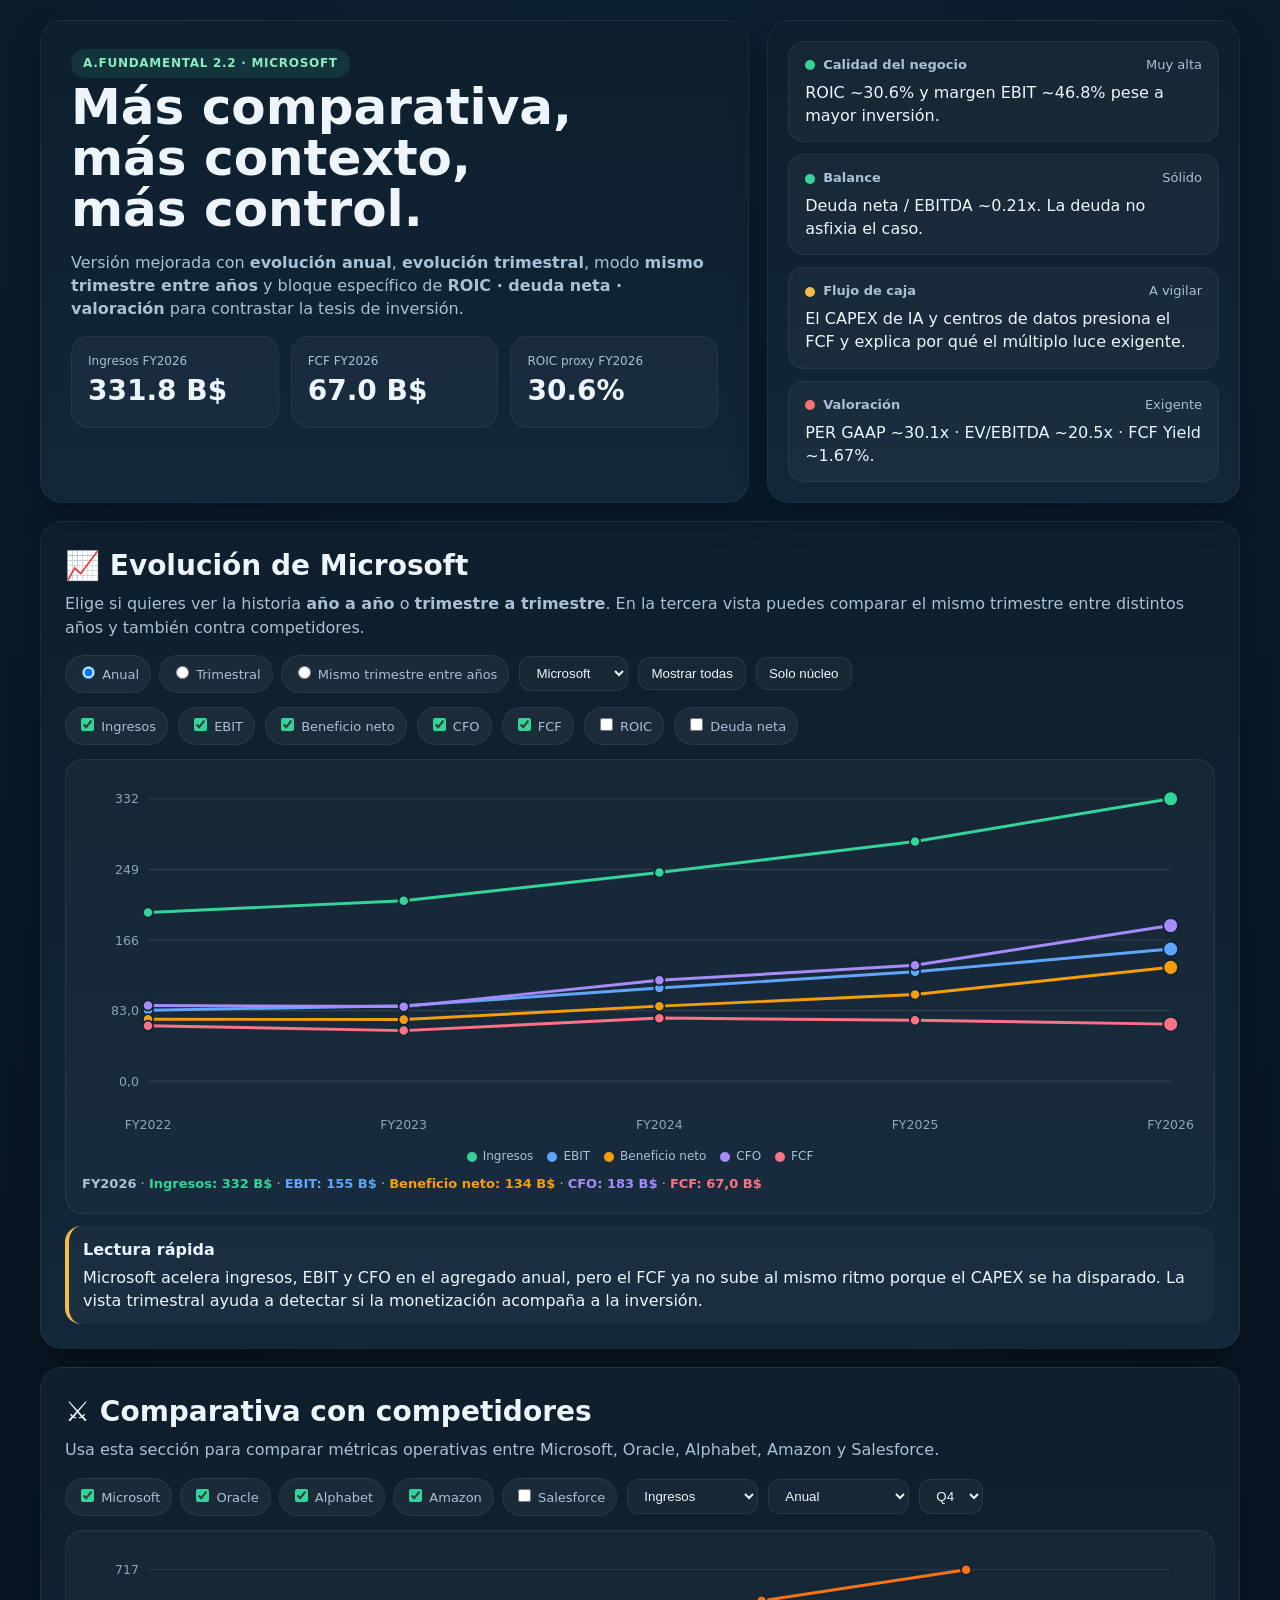
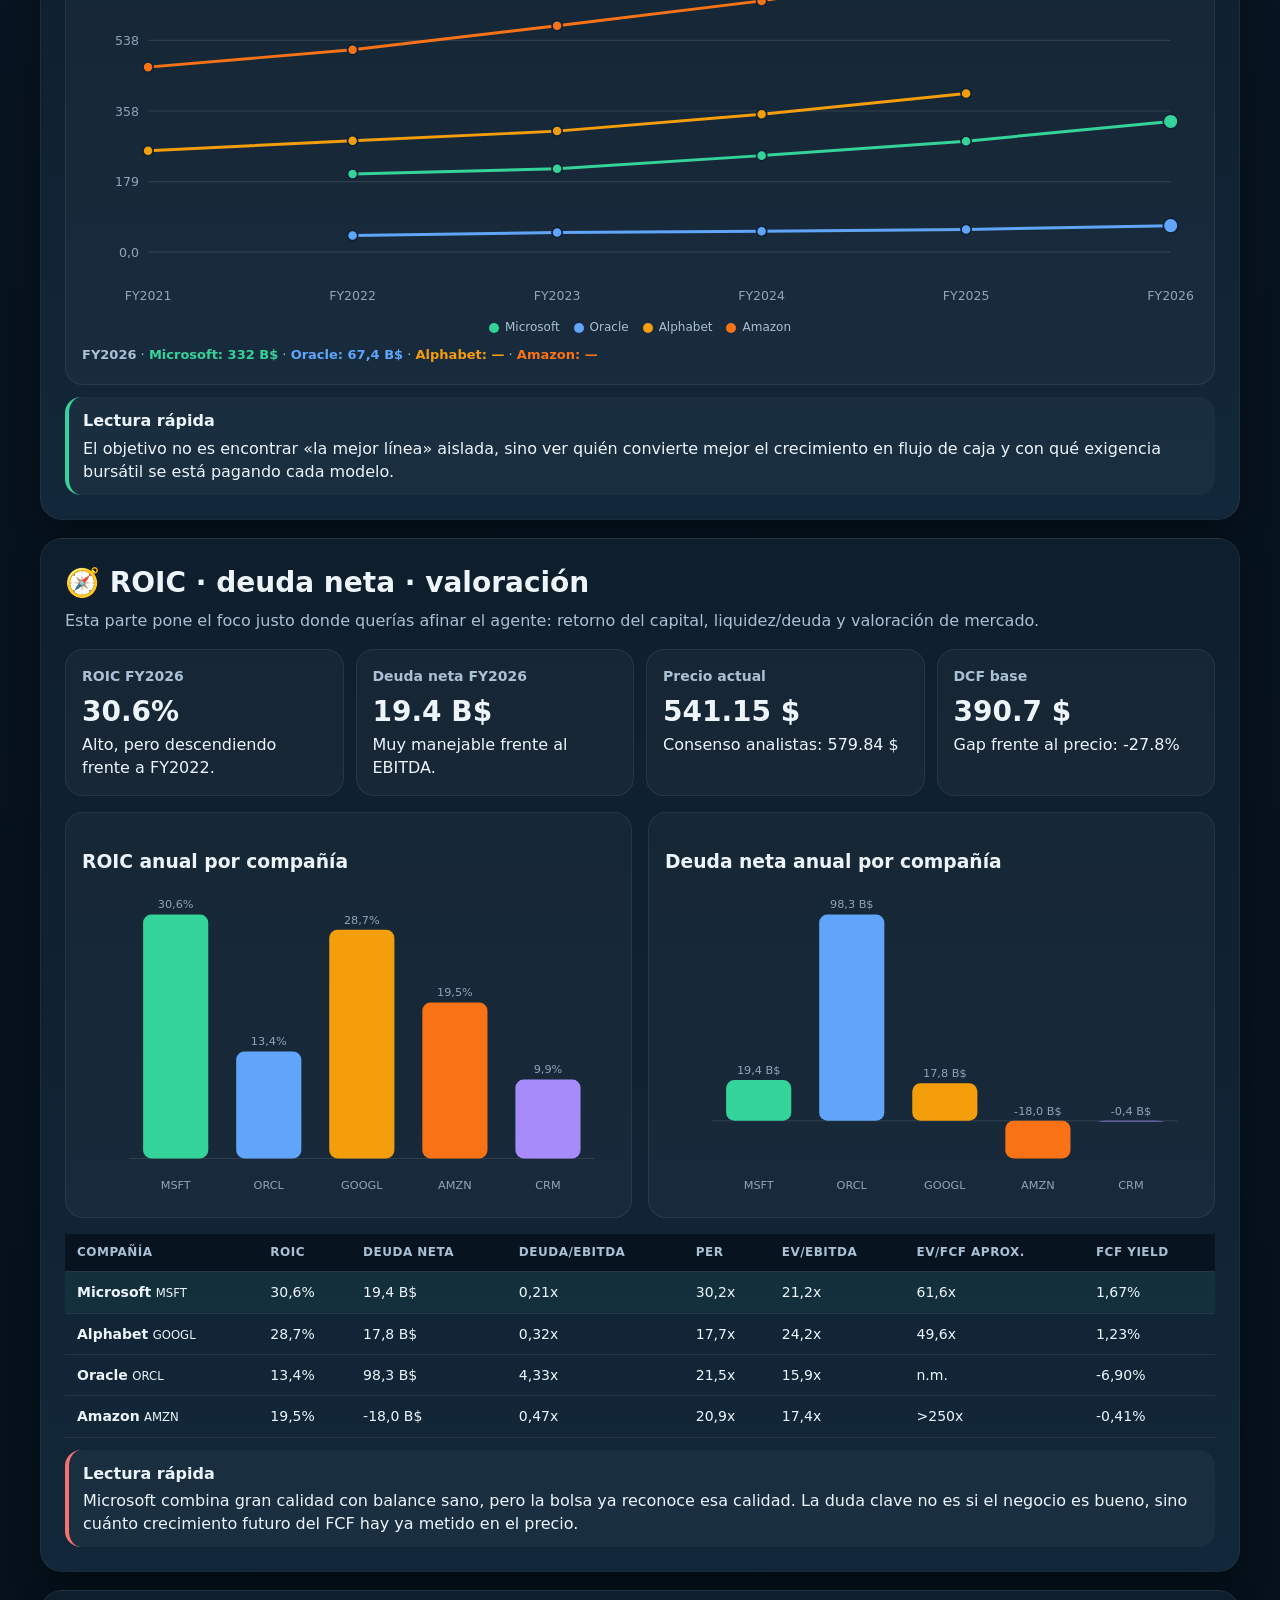
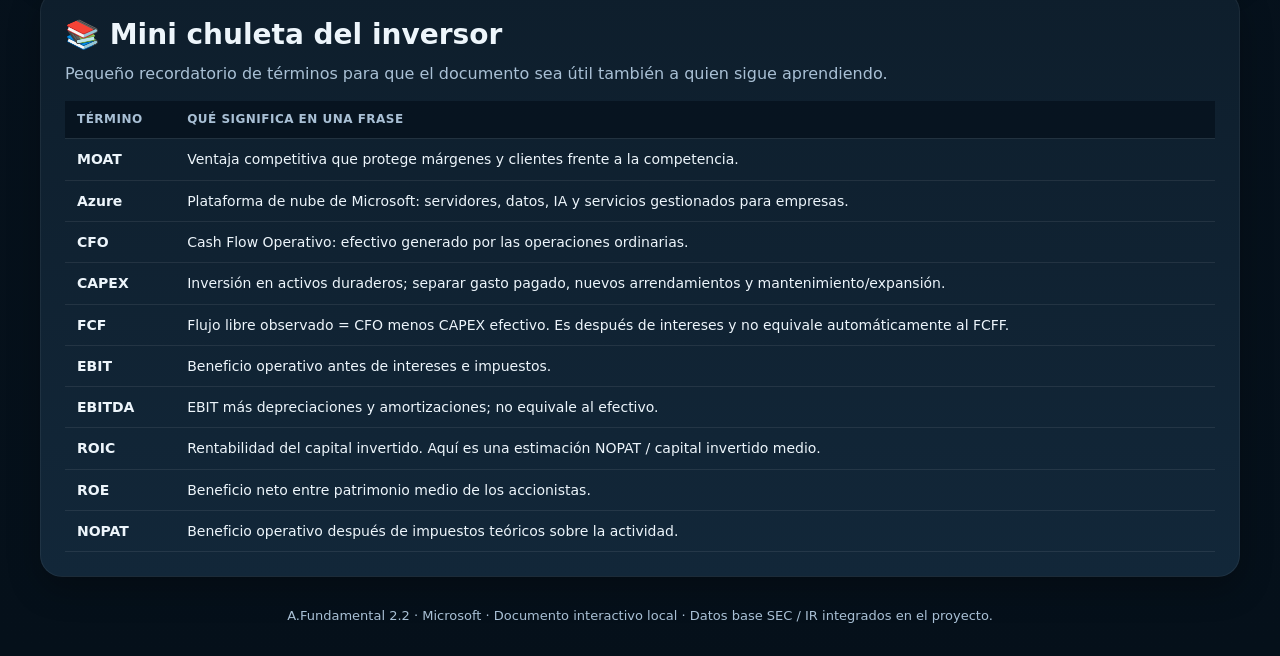
<file: docs/historico/v2.2/index.html>
<!DOCTYPE html>
<html lang="es"><head><meta charset="utf-8"><meta name="viewport" content="width=device-width,initial-scale=1">
<title>A.Fundamental 2.2 · Microsoft</title>
<style>
:root{--bg:#07131f;--panel:#0e1e2c;--panel2:#122739;--ink:#edf5fb;--muted:#a9c0d5;--line:#20384d;--green:#37d39a;--amber:#f5b94c;--red:#f87171;--cyan:#61a6ee;--lav:#b69cff;--orange:#fb923c;--radius:22px;--shadow:0 12px 32px rgba(0,0,0,.28)}
*{box-sizing:border-box} body{margin:0;font-family:Inter,system-ui,-apple-system,Segoe UI,Roboto,Arial,sans-serif;background:radial-gradient(circle at top,#0d2031 0%,#07131f 48%,#05101a 100%);color:var(--ink);line-height:1.45}
a{color:inherit} .wrap{max-width:1240px;margin:0 auto;padding:20px}
.hero{display:grid;grid-template-columns:1.2fr .8fr;gap:18px;align-items:stretch}
.card{background:linear-gradient(180deg,var(--panel),var(--panel2));border:1px solid rgba(255,255,255,.06);border-radius:var(--radius);box-shadow:var(--shadow)}
.hero-main{padding:28px 30px} .hero-main h1{margin:.2rem 0 0;font-size:clamp(30px,4vw,50px);line-height:1.02} .eyebrow{display:inline-block;padding:6px 12px;border-radius:999px;background:rgba(55,211,154,.12);color:#8de8c4;font-size:12px;font-weight:700;letter-spacing:.06em}
.sub{color:var(--muted);max-width:72ch}
.kpis{display:grid;grid-template-columns:repeat(3,1fr);gap:12px;margin-top:16px} .kpi{padding:16px;border-radius:18px;background:rgba(255,255,255,.035);border:1px solid rgba(255,255,255,.06)} .kpi small{display:block;color:var(--muted);font-size:12px} .kpi strong{font-size:28px}
.hero-side{padding:20px;display:grid;gap:12px} .signal{padding:14px 16px;border-radius:16px;background:rgba(255,255,255,.04);border:1px solid rgba(255,255,255,.06)} .signal .head{display:flex;justify-content:space-between;align-items:center;font-size:13px;color:var(--muted);margin-bottom:6px} .badge{display:inline-flex;align-items:center;gap:8px;font-weight:700}
.dot{width:10px;height:10px;border-radius:50%} .green{background:var(--green)} .amber{background:var(--amber)} .red{background:var(--red)}
.section{margin-top:18px;padding:24px} .section h2{margin:0 0 6px;font-size:28px} .section p.lead{margin:0 0 16px;color:var(--muted)}
.grid2{display:grid;grid-template-columns:1fr 1fr;gap:16px} .toolbar{display:flex;gap:10px;flex-wrap:wrap;align-items:center;margin:10px 0 14px}
select,input[type=checkbox]{accent-color:#34d399} .pills{display:flex;gap:8px;flex-wrap:wrap} .pill{padding:7px 11px;border-radius:999px;background:rgba(255,255,255,.05);border:1px solid rgba(255,255,255,.07);font-size:13px;color:var(--muted)}
.btn{border:1px solid rgba(255,255,255,.08);background:rgba(255,255,255,.04);color:var(--ink);padding:8px 12px;border-radius:12px;cursor:pointer} .btn:hover{background:rgba(255,255,255,.08)}
.chart-box{padding:16px;border-radius:18px;background:rgba(255,255,255,.03);border:1px solid rgba(255,255,255,.07)} .detail{margin-top:10px;color:var(--muted);font-size:13px;min-height:22px}
svg{width:100%;height:auto;display:block} .chart-grid{stroke:rgba(255,255,255,.1);stroke-width:1} .chart-label{fill:#8ea5bb;font-size:11px} .chart-series{fill:none;stroke-width:2.6;stroke-linecap:round;stroke-linejoin:round} .chart-point{stroke:#0d2235;stroke-width:1.5;cursor:pointer} .chart-point.active{r:6.5}
.legend{display:flex;gap:14px;flex-wrap:wrap;justify-content:center;font-size:12px;color:var(--muted);margin-top:8px} .legend span{display:flex;align-items:center;gap:6px} .legend i{display:inline-block;width:10px;height:10px;border-radius:999px}
.note{margin-top:12px;padding:12px 14px;border-radius:16px;background:rgba(255,255,255,.035);border-left:4px solid var(--green)} .note.amber{border-left-color:var(--amber)} .note.red{border-left-color:var(--red)} .note strong{display:block;margin-bottom:4px}
.matrix{display:grid;grid-template-columns:repeat(4,1fr);gap:12px} .metric-card{padding:16px;border-radius:18px;background:rgba(255,255,255,.035);border:1px solid rgba(255,255,255,.07)} .metric-card h3{margin:0 0 6px;font-size:14px;color:var(--muted)} .metric-card .big{font-size:28px;font-weight:800}
.table-wrap{overflow:auto} table{width:100%;border-collapse:collapse;font-size:14px} th,td{padding:10px 12px;border-bottom:1px solid rgba(255,255,255,.08);text-align:left} th{font-size:12px;color:var(--muted);text-transform:uppercase;letter-spacing:.04em;position:sticky;top:0;background:rgba(7,19,31,.92)} tr.focus td{background:rgba(55,211,154,.06)}
.footer{text-align:center;color:var(--muted);padding:30px 0 10px;font-size:13px}
@media (max-width:980px){.hero,.grid2,.matrix{grid-template-columns:1fr} .kpis{grid-template-columns:1fr 1fr}}
@media (max-width:640px){.wrap{padding:14px} .hero-main{padding:20px} .section{padding:18px} .kpis{grid-template-columns:1fr}}
</style></head><body>
<div class="wrap">
<div class="hero">
  <section class="card hero-main">
    <span class="eyebrow">A.FUNDAMENTAL 2.2 · MICROSOFT</span>
    <h1>Más comparativa,<br>más contexto,<br>más control.</h1>
    <p class="sub">Versión mejorada con <strong>evolución anual</strong>, <strong>evolución trimestral</strong>, modo <strong>mismo trimestre entre años</strong> y bloque específico de <strong>ROIC · deuda neta · valoración</strong> para contrastar la tesis de inversión.</p>
    <div class="kpis">
      <div class="kpi"><small>Ingresos FY2026</small><strong>331.8 B$</strong></div>
      <div class="kpi"><small>FCF FY2026</small><strong>67.0 B$</strong></div>
      <div class="kpi"><small>ROIC proxy FY2026</small><strong>30.6%</strong></div>
    </div>
  </section>
  <aside class="card hero-side">
    <div class="signal"><div class="head"><span class="badge"><i class="dot green"></i>Calidad del negocio</span><span>Muy alta</span></div><div>ROIC ~30.6% y margen EBIT ~46.8% pese a mayor inversión.</div></div>
    <div class="signal"><div class="head"><span class="badge"><i class="dot green"></i>Balance</span><span>Sólido</span></div><div>Deuda neta / EBITDA ~0.21x. La deuda no asfixia el caso.</div></div>
    <div class="signal"><div class="head"><span class="badge"><i class="dot amber"></i>Flujo de caja</span><span>A vigilar</span></div><div>El CAPEX de IA y centros de datos presiona el FCF y explica por qué el múltiplo luce exigente.</div></div>
    <div class="signal"><div class="head"><span class="badge"><i class="dot red"></i>Valoración</span><span>Exigente</span></div><div>PER GAAP ~30.1x · EV/EBITDA ~20.5x · FCF Yield ~1.67%.</div></div>
  </aside>
</div>
<section class="card section">
  <h2>📈 Evolución de Microsoft</h2>
  <p class="lead">Elige si quieres ver la historia <strong>año a año</strong> o <strong>trimestre a trimestre</strong>. En la tercera vista puedes comparar el mismo trimestre entre distintos años y también contra competidores.</p>
  <div class="toolbar">
    <div class="pills">
      <label class="pill"><input type="radio" name="view" value="annual" checked> Anual</label>
      <label class="pill"><input type="radio" name="view" value="quarterly"> Trimestral</label>
      <label class="pill"><input type="radio" name="view" value="sameQuarter"> Mismo trimestre entre años</label>
    </div>
    <select id="companySelect" class="btn"></select>
    <select id="sameQuarterMetric" class="btn" style="display:none"></select>
    <select id="sameQuarterSelect" class="btn" style="display:none"><option>Q1</option><option>Q2</option><option>Q3</option><option selected>Q4</option></select>
    <button id="metricAll" class="btn">Mostrar todas</button>
    <button id="metricCore" class="btn">Solo núcleo</button>
  </div>
  <div class="toolbar" id="metricChecks"></div>
  <div class="chart-box"><div id="mainChart"></div><div id="mainDetail" class="detail"></div></div>
  <div class="note amber"><strong>Lectura rápida</strong> Microsoft acelera ingresos, EBIT y CFO en el agregado anual, pero el FCF ya no sube al mismo ritmo porque el CAPEX se ha disparado. La vista trimestral ayuda a detectar si la monetización acompaña a la inversión.</div>
</section>
<section class="card section">
  <h2>⚔️ Comparativa con competidores</h2>
  <p class="lead">Usa esta sección para comparar métricas operativas entre Microsoft, Oracle, Alphabet, Amazon y Salesforce.</p>
  <div class="toolbar">
    <div class="pills" id="peerChecks"></div>
    <select id="peerMetric" class="btn"></select>
    <select id="peerMode" class="btn"><option value="annual">Anual</option><option value="quarterly">Trimestral</option><option value="sameQuarter">Mismo trimestre</option></select>
    <select id="peerQuarter" class="btn"><option>Q1</option><option>Q2</option><option>Q3</option><option selected>Q4</option></select>
  </div>
  <div class="chart-box"><div id="peerChart"></div><div id="peerDetail" class="detail"></div></div>
  <div class="note"><strong>Lectura rápida</strong> El objetivo no es encontrar «la mejor línea» aislada, sino ver quién convierte mejor el crecimiento en flujo de caja y con qué exigencia bursátil se está pagando cada modelo.</div>
</section>
<section class="card section">
  <h2>🧭 ROIC · deuda neta · valoración</h2>
  <p class="lead">Esta parte pone el foco justo donde querías afinar el agente: retorno del capital, liquidez/deuda y valoración de mercado.</p>
  <div class="matrix">
    <div class="metric-card"><h3>ROIC FY2026</h3><div class="big">30.6%</div><div>Alto, pero descendiendo frente a FY2022.</div></div>
    <div class="metric-card"><h3>Deuda neta FY2026</h3><div class="big">19.4 B$</div><div>Muy manejable frente al EBITDA.</div></div>
    <div class="metric-card"><h3>Precio actual</h3><div class="big">541.15 $</div><div>Consenso analistas: 579.84 $</div></div>
    <div class="metric-card"><h3>DCF base</h3><div class="big">390.7 $</div><div>Gap frente al precio: -27.8%</div></div>
  </div>
  <div class="grid2" style="margin-top:16px">
    <div class="chart-box"><h3>ROIC anual por compañía</h3><div id="roicChart"></div></div>
    <div class="chart-box"><h3>Deuda neta anual por compañía</h3><div id="debtChart"></div></div>
  </div>
  <div class="table-wrap" style="margin-top:16px"><table id="valuationTable"></table></div>
  <div class="note red"><strong>Lectura rápida</strong> Microsoft combina gran calidad con balance sano, pero la bolsa ya reconoce esa calidad. La duda clave no es si el negocio es bueno, sino cuánto crecimiento futuro del FCF hay ya metido en el precio.</div>
</section>
<section class="card section">
  <h2>📚 Mini chuleta del inversor</h2>
  <p class="lead">Pequeño recordatorio de términos para que el documento sea útil también a quien sigue aprendiendo.</p>
  <div class="table-wrap"><table><thead><tr><th>Término</th><th>Qué significa en una frase</th></tr></thead><tbody>
  <tr><td><strong>MOAT</strong></td><td>Ventaja competitiva que protege márgenes y clientes frente a la competencia.</td></tr><tr><td><strong>Azure</strong></td><td>Plataforma de nube de Microsoft: servidores, datos, IA y servicios gestionados para empresas.</td></tr><tr><td><strong>CFO</strong></td><td>Cash Flow Operativo: efectivo generado por las operaciones ordinarias.</td></tr><tr><td><strong>CAPEX</strong></td><td>Inversión en activos duraderos; separar gasto pagado, nuevos arrendamientos y mantenimiento/expansión.</td></tr><tr><td><strong>FCF</strong></td><td>Flujo libre observado = CFO menos CAPEX efectivo. Es después de intereses y no equivale automáticamente al FCFF.</td></tr><tr><td><strong>EBIT</strong></td><td>Beneficio operativo antes de intereses e impuestos.</td></tr><tr><td><strong>EBITDA</strong></td><td>EBIT más depreciaciones y amortizaciones; no equivale al efectivo.</td></tr><tr><td><strong>ROIC</strong></td><td>Rentabilidad del capital invertido. Aquí es una estimación NOPAT / capital invertido medio.</td></tr><tr><td><strong>ROE</strong></td><td>Beneficio neto entre patrimonio medio de los accionistas.</td></tr><tr><td><strong>NOPAT</strong></td><td>Beneficio operativo después de impuestos teóricos sobre la actividad.</td></tr>
  </tbody></table></div>
</section>
<div class="footer">A.Fundamental 2.2 · Microsoft · Documento interactivo local · Datos base SEC / IR integrados en el proyecto.</div>
</div>
<script>const DATA = {"title": "A.Fundamental 2.2 | Microsoft", "date": "2026-10-13", "price": 541.15, "ticker": "MSFT", "companyNames": {"MSFT": "Microsoft", "ORCL": "Oracle", "GOOGL": "Alphabet", "AMZN": "Amazon", "CRM": "Salesforce"}, "companyColors": {"MSFT": "#34d399", "ORCL": "#60a5fa", "GOOGL": "#f59e0b", "AMZN": "#f97316", "CRM": "#a78bfa"}, "summary": {"revenue_2026": 331.839, "ebit_2026": 155.237, "fcf_2026": 66.987, "roic_2026": 30.59, "pe": 30.147632311977716, "ev_ebitda": 20.49962130003372, "fcf_yield": 1.6670341728512525, "consensus_target": 579.84, "consensus_upside": 7.1495888385844975, "dcf_base": 390.7, "dcf_gap": -27.801903353968406}, "annual": {"MSFT": [{"year": 2022, "revenue": 198.27, "ebit": 83.383, "net": 72.738, "cfo": 89.035, "fcf": 65.149, "roic": 37.32, "net_debt": 35.85}, {"year": 2023, "revenue": 211.915, "ebit": 88.523, "net": 72.361, "cfo": 87.582, "fcf": 59.475, "roic": 34.06, "net_debt": 12.533}, {"year": 2024, "revenue": 245.122, "ebit": 109.433, "net": 88.136, "cfo": 118.548, "fcf": 74.071, "roic": 34.38, "net_debt": 33.315}, {"year": 2025, "revenue": 281.724, "ebit": 128.528, "net": 101.832, "cfo": 136.162, "fcf": 71.611, "roic": 32.17, "net_debt": 12.909}, {"year": 2026, "revenue": 331.839, "ebit": 155.237, "net": 133.749, "cfo": 182.935, "fcf": 66.987, "roic": 30.59, "net_debt": 19.359}], "ORCL": [{"year": 2022, "revenue": 42.44, "ebit": 10.926, "net": 6.717, "cfo": 9.539, "fcf": 5.028, "roic": 17.89, "net_debt": 54.476}, {"year": 2023, "revenue": 49.954, "ebit": 13.093, "net": 8.503, "cfo": 17.165, "fcf": 8.47, "roic": 15.91, "net_debt": 80.716}, {"year": 2024, "revenue": 52.961, "ebit": 15.353, "net": 10.467, "cfo": 18.673, "fcf": 11.807, "roic": 14.53, "net_debt": 76.415}, {"year": 2025, "revenue": 57.399, "ebit": 17.678, "net": 12.443, "cfo": 20.821, "fcf": -0.394, "roic": 14.91, "net_debt": 81.782}, {"year": 2026, "revenue": 67.357, "ebit": 20.606, "net": 17.087, "cfo": 31.977, "fcf": -23.686, "roic": 13.4, "net_debt": 98.252}], "GOOGL": [{"year": 2021, "revenue": 257.637, "ebit": 78.714, "net": 76.033, "cfo": 91.652, "fcf": 67.012, "roic": 28.86, "net_debt": -5.859}, {"year": 2022, "revenue": 282.836, "ebit": 74.842, "net": 59.972, "cfo": 91.495, "fcf": 60.01, "roic": 25.42, "net_debt": -6.737}, {"year": 2023, "revenue": 307.394, "ebit": 84.293, "net": 73.795, "cfo": 101.746, "fcf": 69.495, "roic": 27.73, "net_debt": -9.302}, {"year": 2024, "revenue": 350.018, "ebit": 112.39, "net": 100.118, "cfo": 125.299, "fcf": 72.764, "roic": 31.84, "net_debt": -9.284}, {"year": 2025, "revenue": 402.836, "ebit": 129.039, "net": 132.17, "cfo": 164.713, "fcf": 73.266, "roic": 28.68, "net_debt": 17.835}], "AMZN": [{"year": 2021, "revenue": 469.822, "ebit": 24.879, "net": 33.364, "cfo": 46.327, "fcf": -14.726, "roic": 18.4, "net_debt": 14.015}, {"year": 2022, "revenue": 513.983, "ebit": 12.248, "net": -2.722, "cfo": 46.752, "fcf": -16.893, "roic": 5.45, "net_debt": 16.261}, {"year": 2023, "revenue": 574.785, "ebit": 36.852, "net": 30.425, "cfo": 84.946, "fcf": 32.217, "roic": 16.7, "net_debt": -6.432}, {"year": 2024, "revenue": 637.959, "ebit": 68.593, "net": 59.248, "cfo": 115.877, "fcf": 32.878, "roic": 25.77, "net_debt": -20.988}, {"year": 2025, "revenue": 716.924, "ebit": 79.975, "net": 77.67, "cfo": 139.514, "fcf": 7.695, "roic": 19.54, "net_debt": -17.959}], "CRM": [{"year": 2021, "revenue": 21.252, "ebit": 0.455, "net": 4.072, "cfo": 4.801, "fcf": 4.091, "roic": 1.2, "net_debt": -3.518}, {"year": 2022, "revenue": 26.492, "ebit": 0.548, "net": 1.444, "cfo": 6.0, "fcf": 5.283, "roic": 1.02, "net_debt": 5.132}, {"year": 2023, "revenue": 31.352, "ebit": 1.03, "net": 0.208, "cfo": 7.111, "fcf": 6.313, "roic": 1.15, "net_debt": 3.585}, {"year": 2024, "revenue": 34.857, "ebit": 5.011, "net": 4.136, "cfo": 10.234, "fcf": 9.498, "roic": 6.83, "net_debt": 0.954}, {"year": 2025, "revenue": 37.895, "ebit": 7.205, "net": 6.197, "cfo": 13.092, "fcf": 12.434, "roic": 9.89, "net_debt": -0.415}]}, "quarterly": {"MSFT": [{"year": 2021, "quarter": "Q4", "label": "2021-Q4", "period_end": "2021-06-30", "revenue": 46.152, "ebit": 19.095, "net": 16.458, "cfo": 22.71, "fcf": 16.258, "net_debt": 43.922}, {"year": 2022, "quarter": "Q1", "label": "2022-Q1", "period_end": "2021-09-30", "revenue": 45.317, "ebit": 20.238, "net": 20.505, "cfo": 24.54, "fcf": 18.73, "net_debt": 34.123}, {"year": 2022, "quarter": "Q2", "label": "2022-Q2", "period_end": "2021-12-31", "revenue": 51.728, "ebit": 22.247, "net": 18.765, "cfo": 14.48, "fcf": 8.615, "net_debt": 32.654}, {"year": 2022, "quarter": "Q3", "label": "2022-Q3", "period_end": "2022-03-31", "revenue": 49.36, "ebit": 20.364, "net": 16.728, "cfo": 25.386, "fcf": 20.046, "net_debt": 37.428}, {"year": 2022, "quarter": "Q4", "label": "2022-Q4", "period_end": "2022-06-30", "revenue": 51.865, "ebit": 20.534, "net": 16.74, "cfo": 24.629, "fcf": 17.758, "net_debt": 35.85}, {"year": 2023, "quarter": "Q1", "label": "2023-Q1", "period_end": "2022-09-30", "revenue": 50.122, "ebit": 21.518, "net": 17.556, "cfo": 23.198, "fcf": 16.915, "net_debt": 25.738}, {"year": 2023, "quarter": "Q2", "label": "2023-Q2", "period_end": "2022-12-31", "revenue": 52.747, "ebit": 20.399, "net": 16.425, "cfo": 11.173, "fcf": 4.899, "net_debt": 32.47}, {"year": 2023, "quarter": "Q3", "label": "2023-Q3", "period_end": "2023-03-31", "revenue": 52.857, "ebit": 22.352, "net": 18.299, "cfo": 24.441, "fcf": 17.834, "net_debt": 21.648}, {"year": 2023, "quarter": "Q4", "label": "2023-Q4", "period_end": "2023-06-30", "revenue": 56.189, "ebit": 24.254, "net": 20.081, "cfo": 28.77, "fcf": 19.827, "net_debt": 12.533}, {"year": 2024, "quarter": "Q1", "label": "2024-Q1", "period_end": "2023-09-30", "revenue": 56.517, "ebit": 26.895, "net": 22.291, "cfo": 30.583, "fcf": 20.666, "net_debt": -8.95}, {"year": 2024, "quarter": "Q2", "label": "2024-Q2", "period_end": "2023-12-31", "revenue": 62.02, "ebit": 27.032, "net": 21.87, "cfo": 18.853, "fcf": 9.118, "net_debt": 56.914}, {"year": 2024, "quarter": "Q3", "label": "2024-Q3", "period_end": "2024-03-31", "revenue": 61.858, "ebit": 27.581, "net": 21.939, "cfo": 31.917, "fcf": 20.965, "net_debt": 45.808}, {"year": 2024, "quarter": "Q4", "label": "2024-Q4", "period_end": "2024-06-30", "revenue": 64.727, "ebit": 27.925, "net": 22.036, "cfo": 37.195, "fcf": 23.322, "net_debt": 33.315}, {"year": 2025, "quarter": "Q1", "label": "2025-Q1", "period_end": "2024-09-30", "revenue": 65.585, "ebit": 30.552, "net": 24.667, "cfo": 34.18, "fcf": 19.257, "net_debt": 24.277}, {"year": 2025, "quarter": "Q2", "label": "2025-Q2", "period_end": "2024-12-31", "revenue": 69.632, "ebit": 31.653, "net": 24.108, "cfo": 22.291, "fcf": 6.487, "net_debt": 27.488}, {"year": 2025, "quarter": "Q3", "label": "2025-Q3", "period_end": "2025-03-31", "revenue": 70.066, "ebit": 32.0, "net": 25.824, "cfo": 37.044, "fcf": 20.299, "net_debt": 14.053}, {"year": 2025, "quarter": "Q4", "label": "2025-Q4", "period_end": "2025-06-30", "revenue": 76.441, "ebit": 34.323, "net": 27.233, "cfo": 42.647, "fcf": 25.568, "net_debt": 12.909}, {"year": 2026, "quarter": "Q1", "label": "2026-Q1", "period_end": "2025-09-30", "revenue": 77.673, "ebit": 37.961, "net": 27.747, "cfo": 45.057, "fcf": 25.663, "net_debt": 14.359}, {"year": 2026, "quarter": "Q2", "label": "2026-Q2", "period_end": "2025-12-31", "revenue": 81.273, "ebit": 38.275, "net": 38.458, "cfo": 35.758, "fcf": 5.882, "net_debt": 15.966}, {"year": 2026, "quarter": "Q3", "label": "2026-Q3", "period_end": "2026-03-31", "revenue": 82.886, "ebit": 38.398, "net": 31.778, "cfo": 46.679, "fcf": 15.803, "net_debt": 8.157}, {"year": 2026, "quarter": "Q4", "label": "2026-Q4", "period_end": "2026-06-30", "revenue": 90.007, "ebit": 40.603, "net": 35.766, "cfo": 55.441, "fcf": 19.639, "net_debt": 19.359}], "ORCL": [{"year": 2021, "quarter": "Q4", "label": "2021-Q4", "period_end": "2021-05-31", "revenue": 11.227, "ebit": 4.541, "net": 4.032, "cfo": 4.842, "fcf": 4.125, "net_debt": 54.147}, {"year": 2022, "quarter": "Q1", "label": "2022-Q1", "period_end": "2021-08-31", "revenue": 9.728, "ebit": 3.427, "net": 2.457, "cfo": 5.391, "fcf": 4.329, "net_debt": null}, {"year": 2022, "quarter": "Q2", "label": "2022-Q2", "period_end": "2021-11-30", "revenue": 10.36, "ebit": -0.824, "net": -1.247, "cfo": -3.682, "fcf": -4.607, "net_debt": null}, {"year": 2022, "quarter": "Q3", "label": "2022-Q3", "period_end": "2022-02-28", "revenue": 10.513, "ebit": 3.822, "net": 2.319, "cfo": 3.845, "fcf": 2.744, "net_debt": null}, {"year": 2022, "quarter": "Q4", "label": "2022-Q4", "period_end": "2022-05-31", "revenue": 11.84, "ebit": 4.502, "net": 3.189, "cfo": 3.985, "fcf": 2.562, "net_debt": 54.476}, {"year": 2023, "quarter": "Q1", "label": "2023-Q1", "period_end": "2022-08-31", "revenue": 11.445, "ebit": 2.623, "net": 1.548, "cfo": 6.394, "fcf": 4.675, "net_debt": null}, {"year": 2023, "quarter": "Q2", "label": "2023-Q2", "period_end": "2022-11-30", "revenue": 12.275, "ebit": 3.071, "net": 1.741, "cfo": 0.849, "fcf": -1.586, "net_debt": null}, {"year": 2023, "quarter": "Q3", "label": "2023-Q3", "period_end": "2023-02-28", "revenue": 12.398, "ebit": 3.26, "net": 1.896, "cfo": 4.275, "fcf": 1.647, "net_debt": null}, {"year": 2023, "quarter": "Q4", "label": "2023-Q4", "period_end": "2023-05-31", "revenue": 13.836, "ebit": 4.14, "net": 3.319, "cfo": 5.647, "fcf": 3.734, "net_debt": 80.716}, {"year": 2024, "quarter": "Q1", "label": "2024-Q1", "period_end": "2023-08-31", "revenue": 12.453, "ebit": 3.296, "net": 2.42, "cfo": 6.974, "fcf": 5.66, "net_debt": null}, {"year": 2024, "quarter": "Q2", "label": "2024-Q2", "period_end": "2023-11-30", "revenue": 12.941, "ebit": 3.622, "net": 2.503, "cfo": 0.143, "fcf": -0.937, "net_debt": null}, {"year": 2024, "quarter": "Q3", "label": "2024-Q3", "period_end": "2024-02-29", "revenue": 13.28, "ebit": 3.75, "net": 2.401, "cfo": 5.475, "fcf": 3.801, "net_debt": null}, {"year": 2024, "quarter": "Q4", "label": "2024-Q4", "period_end": "2024-05-31", "revenue": 14.287, "ebit": 4.686, "net": 3.144, "cfo": 6.081, "fcf": 3.283, "net_debt": 76.415}, {"year": 2025, "quarter": "Q1", "label": "2025-Q1", "period_end": "2024-08-31", "revenue": 13.307, "ebit": 3.991, "net": 2.929, "cfo": 7.427, "fcf": 5.124, "net_debt": null}, {"year": 2025, "quarter": "Q2", "label": "2025-Q2", "period_end": "2024-11-30", "revenue": 14.059, "ebit": 4.22, "net": 3.151, "cfo": 1.304, "fcf": -2.666, "net_debt": null}, {"year": 2025, "quarter": "Q3", "label": "2025-Q3", "period_end": "2025-02-28", "revenue": 14.13, "ebit": 4.358, "net": 2.936, "cfo": 5.933, "fcf": 0.071, "net_debt": null}, {"year": 2025, "quarter": "Q4", "label": "2025-Q4", "period_end": "2025-05-31", "revenue": 15.903, "ebit": 5.109, "net": 3.427, "cfo": 6.157, "fcf": -2.923, "net_debt": 81.782}, {"year": 2026, "quarter": "Q1", "label": "2026-Q1", "period_end": "2025-08-31", "revenue": 14.926, "ebit": 4.277, "net": 2.927, "cfo": 8.14, "fcf": -0.362, "net_debt": null}, {"year": 2026, "quarter": "Q2", "label": "2026-Q2", "period_end": "2025-11-30", "revenue": 16.058, "ebit": 4.731, "net": 6.135, "cfo": 2.066, "fcf": -9.967, "net_debt": null}, {"year": 2026, "quarter": "Q3", "label": "2026-Q3", "period_end": "2026-02-28", "revenue": 17.19, "ebit": 5.464, "net": 3.721, "cfo": 7.151, "fcf": -11.484, "net_debt": null}, {"year": 2026, "quarter": "Q4", "label": "2026-Q4", "period_end": "2026-05-31", "revenue": 19.184, "ebit": 6.133, "net": 4.304, "cfo": 14.62, "fcf": -1.873, "net_debt": 98.252}], "GOOGL": [{"year": 2021, "quarter": "Q2", "label": "2021-Q2", "period_end": "2021-06-30", "revenue": 61.88, "ebit": 19.361, "net": 18.525, "cfo": 21.89, "fcf": 16.394, "net_debt": -9.022}, {"year": 2021, "quarter": "Q3", "label": "2021-Q3", "period_end": "2021-09-30", "revenue": 65.118, "ebit": 21.031, "net": 18.936, "cfo": 25.539, "fcf": 18.72, "net_debt": -9.023}, {"year": 2021, "quarter": "Q4", "label": "2021-Q4", "period_end": "2021-12-31", "revenue": 75.325, "ebit": 21.885, "net": 20.642, "cfo": 24.934, "fcf": 18.551, "net_debt": -5.859}, {"year": 2022, "quarter": "Q1", "label": "2022-Q1", "period_end": "2022-03-31", "revenue": 68.011, "ebit": 20.094, "net": 16.436, "cfo": 25.106, "fcf": 15.32, "net_debt": -5.761}, {"year": 2022, "quarter": "Q2", "label": "2022-Q2", "period_end": "2022-06-30", "revenue": 69.685, "ebit": 19.453, "net": 16.002, "cfo": 19.422, "fcf": 12.594, "net_debt": -2.97}, {"year": 2022, "quarter": "Q3", "label": "2022-Q3", "period_end": "2022-09-30", "revenue": 69.092, "ebit": 17.135, "net": 13.91, "cfo": 23.353, "fcf": 16.077, "net_debt": -6.771}, {"year": 2022, "quarter": "Q4", "label": "2022-Q4", "period_end": "2022-12-31", "revenue": 76.048, "ebit": 18.16, "net": 13.624, "cfo": 23.614, "fcf": 16.019, "net_debt": -6.737}, {"year": 2023, "quarter": "Q1", "label": "2023-Q1", "period_end": "2023-03-31", "revenue": 69.787, "ebit": 17.415, "net": 15.051, "cfo": 23.509, "fcf": 17.22, "net_debt": -10.716}, {"year": 2023, "quarter": "Q2", "label": "2023-Q2", "period_end": "2023-06-30", "revenue": 74.604, "ebit": 21.838, "net": 18.368, "cfo": 28.666, "fcf": 21.778, "net_debt": -10.77}, {"year": 2023, "quarter": "Q3", "label": "2023-Q3", "period_end": "2023-09-30", "revenue": 76.693, "ebit": 21.343, "net": 19.689, "cfo": 30.656, "fcf": 22.601, "net_debt": -15.388}, {"year": 2023, "quarter": "Q4", "label": "2023-Q4", "period_end": "2023-12-31", "revenue": 86.31, "ebit": 23.697, "net": 20.687, "cfo": 18.915, "fcf": 7.896, "net_debt": -9.302}, {"year": 2024, "quarter": "Q1", "label": "2024-Q1", "period_end": "2024-03-31", "revenue": 80.539, "ebit": 25.472, "net": 23.662, "cfo": 28.848, "fcf": 16.836, "net_debt": -10.821}, {"year": 2024, "quarter": "Q2", "label": "2024-Q2", "period_end": "2024-06-30", "revenue": 84.742, "ebit": 27.425, "net": 23.619, "cfo": 26.64, "fcf": 13.454, "net_debt": -12.945}, {"year": 2024, "quarter": "Q3", "label": "2024-Q3", "period_end": "2024-09-30", "revenue": 88.268, "ebit": 28.521, "net": 26.301, "cfo": 30.698, "fcf": 17.637, "net_debt": -5.174}, {"year": 2024, "quarter": "Q4", "label": "2024-Q4", "period_end": "2024-12-31", "revenue": 96.469, "ebit": 30.972, "net": 26.536, "cfo": 39.113, "fcf": 24.837, "net_debt": -9.284}, {"year": 2025, "quarter": "Q1", "label": "2025-Q1", "period_end": "2025-03-31", "revenue": 90.234, "ebit": 30.606, "net": 34.54, "cfo": 36.15, "fcf": 18.953, "net_debt": -8.878}, {"year": 2025, "quarter": "Q2", "label": "2025-Q2", "period_end": "2025-06-30", "revenue": 96.428, "ebit": 31.271, "net": 28.196, "cfo": 27.747, "fcf": 5.301, "net_debt": 6.571}, {"year": 2025, "quarter": "Q3", "label": "2025-Q3", "period_end": "2025-09-30", "revenue": 102.346, "ebit": 31.228, "net": 34.979, "cfo": 48.414, "fcf": 24.461, "net_debt": 3.512}, {"year": 2025, "quarter": "Q4", "label": "2025-Q4", "period_end": "2025-12-31", "revenue": 113.829, "ebit": 35.934, "net": 34.455, "cfo": 52.402, "fcf": 24.551, "net_debt": 17.835}, {"year": 2026, "quarter": "Q1", "label": "2026-Q1", "period_end": "2026-03-31", "revenue": 109.896, "ebit": 39.696, "net": 62.578, "cfo": 45.79, "fcf": 10.116, "net_debt": 41.436}, {"year": 2026, "quarter": "Q2", "label": "2026-Q2", "period_end": "2026-06-30", "revenue": 119.796, "ebit": 40.77, "net": 112.193, "cfo": 39.069, "fcf": -5.855, "net_debt": 44.253}], "AMZN": [{"year": 2021, "quarter": "Q2", "label": "2021-Q2", "period_end": "2021-06-30", "revenue": 113.08, "ebit": 7.702, "net": 7.778, "cfo": 12.715, "fcf": -1.573, "net_debt": 11.057}, {"year": 2021, "quarter": "Q3", "label": "2021-Q3", "period_end": "2021-09-30", "revenue": 110.812, "ebit": 4.852, "net": 3.156, "cfo": 7.313, "fcf": -8.435, "net_debt": 21.111}, {"year": 2021, "quarter": "Q4", "label": "2021-Q4", "period_end": "2021-12-31", "revenue": 137.412, "ebit": 3.46, "net": 14.323, "cfo": 22.086, "fcf": 3.151, "net_debt": 14.015}, {"year": 2022, "quarter": "Q1", "label": "2022-Q1", "period_end": "2022-03-31", "revenue": 116.444, "ebit": 3.669, "net": -3.844, "cfo": -2.79, "fcf": -17.741, "net_debt": 13.844}, {"year": 2022, "quarter": "Q2", "label": "2022-Q2", "period_end": "2022-06-30", "revenue": 121.234, "ebit": 3.317, "net": -2.028, "cfo": 8.965, "fcf": -6.759, "net_debt": 25.808}, {"year": 2022, "quarter": "Q3", "label": "2022-Q3", "period_end": "2022-09-30", "revenue": 127.101, "ebit": 2.525, "net": 2.872, "cfo": 11.404, "fcf": -4.974, "net_debt": 29.319}, {"year": 2022, "quarter": "Q4", "label": "2022-Q4", "period_end": "2022-12-31", "revenue": 149.204, "ebit": 2.737, "net": 0.278, "cfo": 29.173, "fcf": 12.581, "net_debt": 16.261}, {"year": 2023, "quarter": "Q1", "label": "2023-Q1", "period_end": "2023-03-31", "revenue": 127.358, "ebit": 4.774, "net": 3.172, "cfo": 4.788, "fcf": -9.419, "net_debt": 20.841}, {"year": 2023, "quarter": "Q2", "label": "2023-Q2", "period_end": "2023-06-30", "revenue": 134.383, "ebit": 7.681, "net": 6.75, "cfo": 16.476, "fcf": 5.021, "net_debt": 18.66}, {"year": 2023, "quarter": "Q3", "label": "2023-Q3", "period_end": "2023-09-30", "revenue": 143.083, "ebit": 11.188, "net": 9.879, "cfo": 21.217, "fcf": 8.738, "net_debt": 17.654}, {"year": 2023, "quarter": "Q4", "label": "2023-Q4", "period_end": "2023-12-31", "revenue": 169.961, "ebit": 13.209, "net": 10.624, "cfo": 42.465, "fcf": 27.877, "net_debt": -6.432}, {"year": 2024, "quarter": "Q1", "label": "2024-Q1", "period_end": "2024-03-31", "revenue": 143.313, "ebit": 15.307, "net": 10.431, "cfo": 18.989, "fcf": 4.064, "net_debt": -6.32}, {"year": 2024, "quarter": "Q2", "label": "2024-Q2", "period_end": "2024-06-30", "revenue": 147.977, "ebit": 14.672, "net": 13.485, "cfo": 25.281, "fcf": 7.661, "net_debt": -8.784}, {"year": 2024, "quarter": "Q3", "label": "2024-Q3", "period_end": "2024-09-30", "revenue": 158.877, "ebit": 17.411, "net": 15.328, "cfo": 25.971, "fcf": 3.351, "net_debt": -14.865}, {"year": 2024, "quarter": "Q4", "label": "2024-Q4", "period_end": "2024-12-31", "revenue": 187.792, "ebit": 21.203, "net": 20.004, "cfo": 45.636, "fcf": 17.802, "net_debt": -20.988}, {"year": 2025, "quarter": "Q1", "label": "2025-Q1", "period_end": "2025-03-31", "revenue": 155.667, "ebit": 18.405, "net": 17.127, "cfo": 17.015, "fcf": -8.004, "net_debt": -7.743}, {"year": 2025, "quarter": "Q2", "label": "2025-Q2", "period_end": "2025-06-30", "revenue": 167.702, "ebit": 19.171, "net": 18.164, "cfo": 32.515, "fcf": 0.332, "net_debt": -1.845}, {"year": 2025, "quarter": "Q3", "label": "2025-Q3", "period_end": "2025-09-30", "revenue": 180.169, "ebit": 17.422, "net": 21.187, "cfo": 35.525, "fcf": 0.43, "net_debt": -11.963}, {"year": 2025, "quarter": "Q4", "label": "2025-Q4", "period_end": "2025-12-31", "revenue": 213.386, "ebit": 24.977, "net": 21.192, "cfo": 54.459, "fcf": 14.937, "net_debt": -17.959}, {"year": 2026, "quarter": "Q1", "label": "2026-Q1", "period_end": "2026-03-31", "revenue": 181.519, "ebit": 23.852, "net": 30.255, "cfo": 26.032, "fcf": -18.171, "net_debt": 20.242}, {"year": 2026, "quarter": "Q2", "label": "2026-Q2", "period_end": "2026-06-30", "revenue": 200.606, "ebit": 27.461, "net": 62.647, "cfo": 45.387, "fcf": -8.821, "net_debt": 54.336}], "CRM": [{"year": 2022, "quarter": "Q1", "label": "2022-Q1", "period_end": "2021-04-30", "revenue": 5.963, "ebit": 0.354, "net": 0.469, "cfo": 3.228, "fcf": 3.057, "net_debt": -5.868}, {"year": 2022, "quarter": "Q2", "label": "2022-Q2", "period_end": "2021-07-31", "revenue": 6.34, "ebit": 0.332, "net": 0.535, "cfo": 0.386, "fcf": 0.173, "net_debt": 5.632}, {"year": 2022, "quarter": "Q3", "label": "2022-Q3", "period_end": "2021-10-31", "revenue": 6.863, "ebit": 0.038, "net": 0.468, "cfo": 0.404, "fcf": 0.238, "net_debt": 5.858}, {"year": 2022, "quarter": "Q4", "label": "2022-Q4", "period_end": "2022-01-31", "revenue": 7.326, "ebit": -0.176, "net": -0.028, "cfo": 1.982, "fcf": 1.815, "net_debt": 5.132}, {"year": 2023, "quarter": "Q1", "label": "2023-Q1", "period_end": "2022-04-30", "revenue": 7.411, "ebit": 0.02, "net": 0.028, "cfo": 3.676, "fcf": 3.497, "net_debt": 3.738}, {"year": 2023, "quarter": "Q2", "label": "2023-Q2", "period_end": "2022-07-31", "revenue": 7.72, "ebit": 0.193, "net": 0.068, "cfo": 0.334, "fcf": 0.131, "net_debt": 3.668}, {"year": 2023, "quarter": "Q3", "label": "2023-Q3", "period_end": "2022-10-31", "revenue": 7.837, "ebit": 0.46, "net": 0.21, "cfo": 0.313, "fcf": 0.115, "net_debt": 4.524}, {"year": 2023, "quarter": "Q4", "label": "2023-Q4", "period_end": "2023-01-31", "revenue": 8.384, "ebit": 0.357, "net": -0.098, "cfo": 2.788, "fcf": 2.57, "net_debt": 3.585}, {"year": 2024, "quarter": "Q1", "label": "2024-Q1", "period_end": "2023-04-30", "revenue": 8.247, "ebit": 0.412, "net": 0.199, "cfo": 4.491, "fcf": 4.248, "net_debt": 0.447}, {"year": 2024, "quarter": "Q2", "label": "2024-Q2", "period_end": "2023-07-31", "revenue": 8.603, "ebit": 1.476, "net": 1.267, "cfo": 0.808, "fcf": 0.628, "net_debt": 2.651}, {"year": 2024, "quarter": "Q3", "label": "2024-Q3", "period_end": "2023-10-31", "revenue": 8.72, "ebit": 1.501, "net": 1.224, "cfo": 1.532, "fcf": 1.366, "net_debt": 2.972}, {"year": 2024, "quarter": "Q4", "label": "2024-Q4", "period_end": "2024-01-31", "revenue": 9.287, "ebit": 1.622, "net": 1.446, "cfo": 3.403, "fcf": 3.256, "net_debt": 0.954}, {"year": 2025, "quarter": "Q1", "label": "2025-Q1", "period_end": "2024-04-30", "revenue": 9.133, "ebit": 1.709, "net": 1.533, "cfo": 6.247, "fcf": 6.084, "net_debt": -0.529}, {"year": 2025, "quarter": "Q2", "label": "2025-Q2", "period_end": "2024-07-31", "revenue": 9.325, "ebit": 1.783, "net": 1.429, "cfo": 0.892, "fcf": 0.755, "net_debt": 0.748}, {"year": 2025, "quarter": "Q3", "label": "2025-Q3", "period_end": "2024-10-31", "revenue": 9.444, "ebit": 1.893, "net": 1.527, "cfo": 1.983, "fcf": 1.779, "net_debt": 0.435}, {"year": 2025, "quarter": "Q4", "label": "2025-Q4", "period_end": "2025-01-31", "revenue": 9.993, "ebit": 1.82, "net": 1.708, "cfo": 3.97, "fcf": 3.816, "net_debt": -0.415}, {"year": 2026, "quarter": "Q1", "label": "2026-Q1", "period_end": "2025-04-30", "revenue": 9.829, "ebit": 1.942, "net": 1.541, "cfo": 6.476, "fcf": 6.297, "net_debt": -2.493}, {"year": 2026, "quarter": "Q2", "label": "2026-Q2", "period_end": "2025-07-31", "revenue": 10.236, "ebit": 2.332, "net": 1.887, "cfo": 0.74, "fcf": 0.605, "net_debt": -1.929}, {"year": 2026, "quarter": "Q3", "label": "2026-Q3", "period_end": "2025-10-31", "revenue": 10.259, "ebit": 2.188, "net": 2.086, "cfo": 2.316, "fcf": 2.177, "net_debt": -0.54}, {"year": 2027, "quarter": "Q1", "label": "2027-Q1", "period_end": "2026-04-30", "revenue": 11.133, "ebit": 2.347, "net": 2.107, "cfo": 6.701, "fcf": 6.556, "net_debt": 30.345}, {"year": 2027, "quarter": "Q2", "label": "2027-Q2", "period_end": "2026-07-31", "revenue": 11.345, "ebit": 2.331, "net": 3.526, "cfo": 1.269, "fcf": 1.098, "net_debt": 30.978}]}, "valuations": [{"ticker": "MSFT", "name": "Microsoft", "pe": 30.15, "ev_ebitda": 21.23, "ev_fcf": 61.5589817427262, "fcf_yield": 1.67, "roic": 30.588343369776698, "net_debt": 19.359, "debt_ebitda": 0.2074476026709638, "fiscal_year": 2026}, {"ticker": "GOOGL", "name": "Alphabet", "pe": 17.7, "ev_ebitda": 24.21, "ev_fcf": 49.62379207272132, "fcf_yield": 1.23, "roic": 28.67731227111135, "net_debt": 17.835, "debt_ebitda": 0.3232428833028133, "fiscal_year": 2025}, {"ticker": "ORCL", "name": "Oracle", "pe": 21.54, "ev_ebitda": 15.93, "ev_fcf": -20.109220636663007, "fcf_yield": -6.9, "roic": 13.398525883461666, "net_debt": 98.252, "debt_ebitda": 4.33247491638796, "fiscal_year": 2026}, {"ticker": "AMZN", "name": "Amazon", "pe": 20.87, "ev_ebitda": 17.4, "ev_fcf": 329.52818713450284, "fcf_yield": -0.41, "roic": 19.53792135554665, "net_debt": -17.959, "debt_ebitda": 0.4724526696447564, "fiscal_year": 2025}], "glossary": [["MOAT", "Ventaja competitiva que protege márgenes y clientes frente a la competencia."], ["Azure", "Plataforma de nube de Microsoft: servidores, datos, IA y servicios gestionados para empresas."], ["CFO", "Cash Flow Operativo: efectivo generado por las operaciones ordinarias."], ["CAPEX", "Inversión en activos duraderos; separar gasto pagado, nuevos arrendamientos y mantenimiento/expansión."], ["FCF", "Flujo libre observado = CFO menos CAPEX efectivo. Es después de intereses y no equivale automáticamente al FCFF."], ["EBIT", "Beneficio operativo antes de intereses e impuestos."], ["EBITDA", "EBIT más depreciaciones y amortizaciones; no equivale al efectivo."], ["ROIC", "Rentabilidad del capital invertido. Aquí es una estimación NOPAT / capital invertido medio."], ["ROE", "Beneficio neto entre patrimonio medio de los accionistas."], ["NOPAT", "Beneficio operativo después de impuestos teóricos sobre la actividad."], ["PER GAAP", "Precio dividido entre beneficio por acción conforme a las normas contables de EE. UU."], ["EV", "Enterprise Value = capitalización + deuda neta, antes de otros ajustes específicos."], ["EV/EBITDA", "Valor total de la empresa dividido por el EBITDA. Depende de qué deuda/arrendamientos incluya el EV."], ["EV/FCF", "Valor empresa dividido por FCF; útil como termómetro, pero EV y flujo al accionista no siempre son consistentes."], ["FCF Yield", "FCF dividido entre capitalización bursátil. Indica cuánto efectivo libre representa el precio pagado."], ["DCF", "Descuento de flujos futuros: calcula el valor hoy de la caja estimada, con tasa de descuento y valor terminal."], ["WACC", "Coste medio ponderado del capital de deuda y accionistas; referencia usual para comparar con ROIC y descontar FCFF."], ["Margen de seguridad", "Descuento del precio respecto al valor estimado para protegerse de errores de valoración."]]};
const $ = s => document.querySelector(s), $$ = s => Array.from(document.querySelectorAll(s));
const fmt=(v,d=1)=>v==null||Number.isNaN(v)?'—':Number(v).toLocaleString('es-ES',{minimumFractionDigits:d,maximumFractionDigits:d});
const fmtAuto=v=>v==null||Number.isNaN(v)?'—':(Math.abs(v)>=100?fmt(v,0):fmt(v,1));
const metricMeta={revenue:['Ingresos','#34d399','B$'],ebit:['EBIT','#60a5fa','B$'],net:['Beneficio neto','#f59e0b','B$'],cfo:['CFO','#a78bfa','B$'],fcf:['FCF','#fb7185','B$'],roic:['ROIC','#4ade80','%'],net_debt:['Deuda neta','#f97316','B$']};
const coreMetrics=['revenue','ebit','net','cfo','fcf'];
const annualCompanies=Object.keys(DATA.annual); const qCompanies=Object.keys(DATA.quarterly);
// init controls
$('#companySelect').innerHTML=annualCompanies.map(t=>`<option value="${t}">${DATA.companyNames[t]}</option>`).join('');
$('#sameQuarterMetric').innerHTML=['revenue','ebit','net','cfo','fcf','net_debt'].map(m=>`<option value="${m}">${metricMeta[m][0]}</option>`).join('');
$('#peerMetric').innerHTML=['revenue','ebit','net','cfo','fcf','roic','net_debt'].map(m=>`<option value="${m}">${metricMeta[m][0]}</option>`).join('');
$('#metricChecks').innerHTML=Object.entries(metricMeta).map(([m,v],i)=>`<label class="pill"><input type="checkbox" value="${m}" ${i<5?'checked':''}> ${v[0]}</label>`).join('');
$('#peerChecks').innerHTML=annualCompanies.map((t,i)=>`<label class="pill"><input type="checkbox" value="${t}" ${i<4?'checked':''}> ${DATA.companyNames[t]}</label>`).join('');
function selectedMetrics(){const arr=$$('#metricChecks input:checked').map(x=>x.value);return arr.length?arr:['revenue'];}
function selectedPeers(){const arr=$$('#peerChecks input:checked').map(x=>x.value);return arr.length?arr:['MSFT'];}
$('#metricAll').onclick=()=>{ $$('#metricChecks input').forEach(x=>x.checked=true); renderMain(); };
$('#metricCore').onclick=()=>{ $$('#metricChecks input').forEach(x=>x.checked=coreMetrics.includes(x.value)); renderMain(); };
$$('#metricChecks input').forEach(x=>x.addEventListener('change',()=>{ if(!selectedMetrics().length) x.checked=true; renderMain(); }));
['#companySelect','#sameQuarterMetric','#sameQuarterSelect'].forEach(s=>$(s).addEventListener('change',renderMain));
$$('input[name="view"]').forEach(x=>x.addEventListener('change',()=>{const isSame = x.value==='sameQuarter' && x.checked; $('#sameQuarterMetric').style.display=isSame?'inline-flex':'none'; $('#sameQuarterSelect').style.display=isSame?'inline-flex':'none'; renderMain();}));
['#peerMetric','#peerMode','#peerQuarter'].forEach(s=>$(s).addEventListener('change',renderPeer));
$$('#peerChecks input').forEach(x=>x.addEventListener('change',()=>{ if(!selectedPeers().length) x.checked=true; renderPeer(); }));
function drawLineChart(target, detail, labels, series, units='B$'){
 const W=980,H=320,left=58,right=24,top=20,bottom=52,w=W-left-right,h=H-top-bottom;
 const values=series.flatMap(s=>s.data.filter(v=>v!=null));
 const max=Math.max(...values,0), min=Math.min(...values,0); const ticks=4;
 const x=i=>left+(labels.length===1?0:i*w/(labels.length-1)); const y=v=>top+h-((v-min)/(max-min||1))*h;
 let svg=`<svg viewBox="0 0 ${W} ${H}">`;
 for(let j=0;j<=ticks;j++){ const val=min+(max-min)*j/ticks, yy=y(val); svg+=`<line class="chart-grid" x1="${left}" y1="${yy}" x2="${W-right}" y2="${yy}"></line><text class="chart-label" x="${left-8}" y="${yy+4}" text-anchor="end">${fmtAuto(val)}${units==='%'?'%':''}</text>`; }
 labels.forEach((lab,i)=> svg+=`<text class="chart-label" x="${x(i)}" y="${H-10}" text-anchor="middle">${lab}</text>`);
 series.forEach((s,si)=>{ let d=''; s.data.forEach((v,i)=>{ if(v==null) return; const prefix=d===''?'M':'L'; d += `${prefix}${x(i).toFixed(1)},${y(v).toFixed(1)} `; }); svg+=`<path class="chart-series" d="${d}" stroke="${s.color}"></path>`; s.data.forEach((v,i)=>{ if(v==null) return; svg+=`<circle class="chart-point pt-${si}" data-series="${si}" data-i="${i}" cx="${x(i)}" cy="${y(v)}" r="4.5" fill="${s.color}"><title>${s.name} · ${labels[i]}: ${fmtAuto(v)} ${units}</title></circle>`; }); });
 svg+='</svg><div class="legend">'+series.map(s=>`<span><i style="background:${s.color}"></i>${s.name}</span>`).join('')+'</div>';
 target.innerHTML=svg;
 const pts = target.querySelectorAll('.chart-point');
 function activate(i){ pts.forEach(p=>p.classList.toggle('active',Number(p.dataset.i)===i)); const items=series.map(s=>{ const v=s.data[i]; return `<b style="color:${s.color}">${s.name}: ${v==null?'—':fmtAuto(v)+' '+units}</b>`; }).join(' · '); detail.innerHTML=`<strong>${labels[i]}</strong> · ${items}`; }
 pts.forEach(p=>{ p.addEventListener('mouseenter',()=>activate(Number(p.dataset.i))); p.addEventListener('click',()=>activate(Number(p.dataset.i))); });
 activate(labels.length-1);
}
function renderMain(){
 const view = document.querySelector('input[name="view"]:checked').value; const metrics = selectedMetrics(); const company = $('#companySelect').value;
 let labels=[], series=[];
 if(view==='annual'){ const arr=DATA.annual[company]; labels=arr.map(r=>'FY'+r.year); series=metrics.map(m=>({name:metricMeta[m][0], color:metricMeta[m][1], data:arr.map(r=>r[m])})); drawLineChart($('#mainChart'), $('#mainDetail'), labels, series, metrics.includes('roic')&&!metrics.some(x=>['revenue','ebit','net','cfo','fcf','net_debt'].includes(x))?'%':'B$'); }
 else if(view==='quarterly'){ const arr=DATA.quarterly[company]; labels=arr.map(r=>r.year+'-'+r.quarter); series=metrics.filter(m=>m!=='roic').map(m=>({name:metricMeta[m][0], color:metricMeta[m][1], data:arr.map(r=>r[m])})); drawLineChart($('#mainChart'), $('#mainDetail'), labels, series, 'B$'); }
 else { const q = $('#sameQuarterSelect').value; const metric = $('#sameQuarterMetric').value; const peers = selectedPeers(); const seriesRaw = peers.map(t=>{ const arr=DATA.quarterly[t].filter(r=>r.quarter===q); return {name:DATA.companyNames[t], color:DATA.companyColors[t], data:arr.map(r=>r[metric]), labels:arr.map(r=>'FY'+r.year)}; }); labels = Array.from(new Set(seriesRaw.flatMap(s=>s.labels))).sort(); series = seriesRaw.map(s=>({name:s.name, color:s.color, data:labels.map(l=>{ const idx=s.labels.indexOf(l); return idx>=0 ? s.data[idx] : null; })})); drawLineChart($('#mainChart'), $('#mainDetail'), labels, series, metric==='roic'?'%':'B$'); }
}
function renderPeer(){
 const mode = $('#peerMode').value, metric=$('#peerMetric').value, tickers=selectedPeers(); let labels=[], series=[];
 if(mode==='annual'){ labels=Array.from(new Set(tickers.flatMap(t=>DATA.annual[t].map(r=>'FY'+r.year)))).sort(); series=tickers.map(t=>({name:DATA.companyNames[t], color:DATA.companyColors[t], data:labels.map(l=>{ const r=DATA.annual[t].find(x=>'FY'+x.year===l); return r?r[metric]:null; })})); }
 else if(mode==='quarterly'){ labels=Array.from(new Set(tickers.flatMap(t=>DATA.quarterly[t].map(r=>r.year+'-'+r.quarter)))); labels.sort((a,b)=>a.localeCompare(b)); series=tickers.map(t=>({name:DATA.companyNames[t], color:DATA.companyColors[t], data:labels.map(l=>{ const r=DATA.quarterly[t].find(x=>x.year+'-'+x.quarter===l); return r?r[metric]:null; })})); }
 else { const q = $('#peerQuarter').value; labels=Array.from(new Set(tickers.flatMap(t=>DATA.quarterly[t].filter(r=>r.quarter===q).map(r=>'FY'+r.year)))).sort(); series=tickers.map(t=>({name:DATA.companyNames[t], color:DATA.companyColors[t], data:labels.map(l=>{ const r=DATA.quarterly[t].find(x=>x.quarter===q && 'FY'+x.year===l); return r?r[metric]:null; })})); }
 drawLineChart($('#peerChart'), $('#peerDetail'), labels, series, metric==='roic'?'%':'B$');
}
function renderSmallBars(targetId, metric, tickers){
 const W=520,H=300,left=46,right=20,top=20,bottom=42,w=W-left-right,h=H-top-bottom; const labels=tickers.map(t=>DATA.companyNames[t]);
 const vals=tickers.map(t=>{ const rec = DATA.annual[t][DATA.annual[t].length-1]; return rec?rec[metric]:null; }).map(v=>v==null?0:v); const max=Math.max(...vals,0), min=Math.min(...vals,0);
 const x=i=>left+i*w/labels.length+w/labels.length*0.15, bw=w/labels.length*0.7; const y=v=>top+h-((v-min)/(max-min||1))*h; const zero=y(0);
 let svg=`<svg viewBox="0 0 ${W} ${H}">`; svg+=`<line class="chart-grid" x1="${left}" y1="${zero}" x2="${W-right}" y2="${zero}"></line>`;
 labels.forEach((lab,i)=>{ const v=vals[i], xx=x(i), yy=Math.min(y(v),zero), hh=Math.abs(zero-y(v)); const color=DATA.companyColors[tickers[i]]; svg+=`<rect x="${xx}" y="${yy}" width="${bw}" height="${hh}" rx="8" fill="${color}"></rect><text class="chart-label" x="${xx+bw/2}" y="${H-12}" text-anchor="middle">${tickers[i]}</text><text class="chart-label" x="${xx+bw/2}" y="${yy-6}" text-anchor="middle">${fmtAuto(v)}${metric==='roic'?'%':' B$'}</text>`; }); svg+='</svg>'; document.getElementById(targetId).innerHTML=svg;
}
function renderValuationTable(){ const rows=DATA.valuations.map(v=>{ const evfcf=(v.ev_fcf==null || !isFinite(v.ev_fcf) || v.ev_fcf<0)?'n.m.':(v.ev_fcf>250?'>'+fmt(250,0)+'x':fmt(v.ev_fcf,1)+'x'); return `<tr class="${v.ticker==='MSFT'?'focus':''}"><td><strong>${v.name}</strong> <small>${v.ticker}</small></td><td>${fmt(v.roic,1)}%</td><td>${fmt(v.net_debt,1)} B$</td><td>${fmt(v.debt_ebitda,2)}x</td><td>${fmt(v.pe,1)}x</td><td>${fmt(v.ev_ebitda,1)}x</td><td>${evfcf}</td><td>${fmt(v.fcf_yield,2)}%</td></tr>`; }).join(''); $('#valuationTable').innerHTML=`<thead><tr><th>Compañía</th><th>ROIC</th><th>Deuda neta</th><th>Deuda/EBITDA</th><th>PER</th><th>EV/EBITDA</th><th>EV/FCF aprox.</th><th>FCF Yield</th></tr></thead><tbody>${rows}</tbody>`; }
renderMain(); renderPeer(); renderSmallBars('roicChart','roic',['MSFT','ORCL','GOOGL','AMZN','CRM']); renderSmallBars('debtChart','net_debt',['MSFT','ORCL','GOOGL','AMZN','CRM']); renderValuationTable();
</script></body></html>
</file>
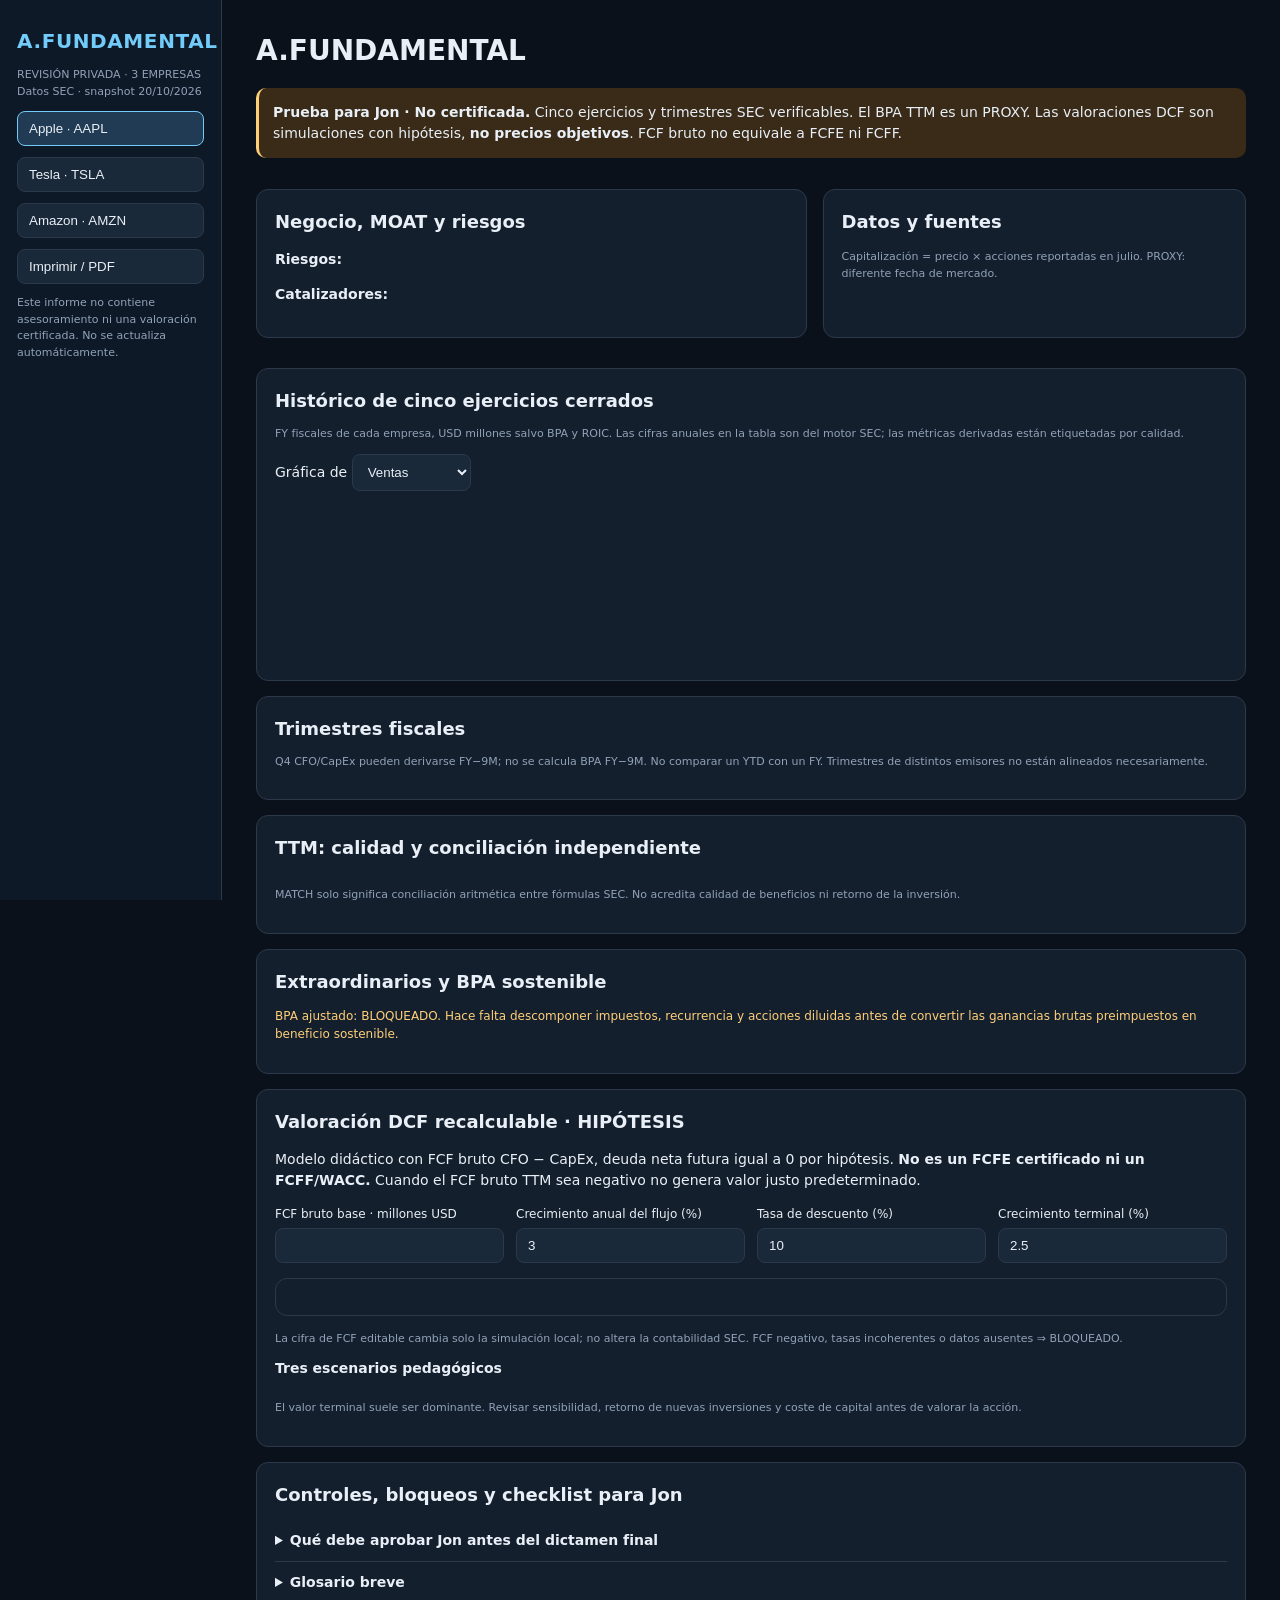
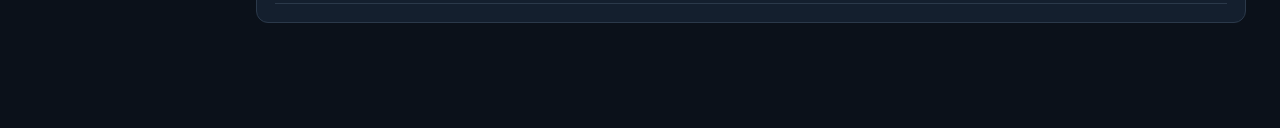
<file: app/jon_review_template.html>
<!doctype html>
<html lang="es"><head><meta charset="utf-8"><meta name="viewport" content="width=device-width,initial-scale=1"/>
<title>A.FUNDAMENTAL · Revisión privada para JON</title>
<style>
:root{--bg:#0b111a;--panel:#141f2e;--line:#2b394a;--text:#e9eff6;--muted:#91a2b7;--cyan:#72cbf9;--green:#7ddab2;--amber:#ffcf78;--red:#ff9292}
*{box-sizing:border-box}body{margin:0;color:var(--text);background:var(--bg);font:14px/1.5 ui-sans-serif,system-ui,Segoe UI,sans-serif}
a{color:var(--cyan)}aside{position:fixed;inset:0 auto 0 0;width:222px;padding:26px 17px;background:#0e1927;border-right:1px solid var(--line)}
aside strong{font-size:20px;letter-spacing:.03em;color:var(--cyan)}aside p{color:var(--muted);font-size:11px}
aside button{display:block;width:100%;text-align:left;margin:11px 0}
main{margin-left:222px;padding:30px 34px;max-width:1500px}h1{font-size:28px;margin:0}h2{font-size:18px;margin:0 0 12px}h3{font-size:14px;margin:0 0 10px}
.meta{color:var(--muted);font-size:12px}button,input,select{color:var(--text);background:#1a2939;border:1px solid var(--line);border-radius:8px;padding:9px 11px}button{cursor:pointer}button.active,button:hover{border-color:var(--cyan);background:#203b53}
.banner{padding:14px;border-radius:10px;background:#392b18;border-left:3px solid var(--amber);margin:16px 0}
.grid{display:grid;grid-template-columns:repeat(auto-fit,minmax(195px,1fr));gap:13px}
.card{background:var(--panel);border:1px solid var(--line);border-radius:12px;padding:18px;margin:15px 0}
.number{font-weight:700;font-size:23px;font-variant-numeric:tabular-nums}.small{font-size:11px;color:var(--muted)}
.tag{display:inline-block;border:1px solid;border-radius:6px;padding:2px 7px;font-size:10px;margin-left:7px}
.OK,.MATCH{color:var(--green)}.PROXY,.REVIEW_NONRECURRING{color:var(--amber)}.BLOCKED,.DIVERGENCE{color:var(--red)}
table{width:100%;border-collapse:collapse;font-size:12px}th,td{padding:8px 9px;border-bottom:1px solid var(--line);text-align:right;white-space:nowrap}th:first-child,td:first-child{text-align:left}th{color:var(--muted);font-weight:600}
.scroll{overflow:auto}small,.muted{color:var(--muted)}.copy{font-size:12px;color:var(--muted)}
.two{display:grid;grid-template-columns:minmax(0,1.3fr) minmax(0,1fr);gap:16px}
.calcs{display:grid;grid-template-columns:repeat(auto-fit,minmax(155px,1fr));gap:12px}
.calcs label{display:flex;flex-direction:column;gap:5px;font-size:12px}.calcs input{width:100%;font-variant-numeric:tabular-nums}
.ribbon{font-size:12px;color:var(--amber)}
summary{cursor:pointer;font-weight:600}details{padding:10px 0;border-bottom:1px solid var(--line)}
svg{width:100%;height:auto}#annualSvg{min-height:160px}
footer{color:var(--muted);padding:30px 0;font-size:11px}
@media(max-width:850px){aside{position:static;width:auto;border-right:0;border-bottom:1px solid var(--line);padding:14px}aside button{display:inline-block;width:auto;margin:5px}main{margin:0;padding:14px}.two{grid-template-columns:1fr}}
@media print{aside,.noprint{display:none!important}body{color:#111;background:#fff}main{margin:0;padding:0}.card{background:#fff;color:#111;break-inside:avoid;border-color:#ccc}.meta,.small,.copy{color:#333}h1,h2,h3{color:#111}table{font-size:10px}#annualSvg{max-height:170px}}
</style></head><body>
<aside><strong>A.FUNDAMENTAL</strong><p>REVISIÓN PRIVADA · 3 EMPRESAS<br>Datos SEC · snapshot 20/10/2026</p>
<button class="active" data-t="AAPL">Apple · AAPL</button><button data-t="TSLA">Tesla · TSLA</button><button data-t="AMZN">Amazon · AMZN</button>
<button onclick="window.print()">Imprimir / PDF</button>
<p>Este informe no contiene asesoramiento ni una valoración certificada. No se actualiza automáticamente.</p>
</aside>
<main>
<h1 id="title">A.FUNDAMENTAL</h1><p class="meta" id="subtitle"></p>
<div class="banner"><b>Prueba para Jon · No certificada.</b> Cinco ejercicios y trimestres SEC verificables. El BPA TTM es un PROXY. Las valoraciones DCF son simulaciones con hipótesis, <b>no precios objetivos</b>. FCF bruto no equivale a FCFE ni FCFF.</div>
<section class="grid" id="top"></section>
<div class="two"><section class="card"><h2>Negocio, MOAT y riesgos</h2><p id="business"></p><p id="moat"></p><p><b>Riesgos:</b> <span id="risks"></span></p><p><b>Catalizadores:</b> <span id="catalysts"></span></p><p class="ribbon" id="question"></p></section>
<section class="card"><h2>Datos y fuentes</h2><p id="quotes"></p><p class="small">Capitalización = precio × acciones reportadas en julio. PROXY: diferente fecha de mercado.</p><p id="coverage"></p><p class="small" id="sources"></p></section></div>
<section class="card"><h2>Histórico de cinco ejercicios cerrados</h2>
<p class="small">FY fiscales de cada empresa, USD millones salvo BPA y ROIC. Las cifras anuales en la tabla son del motor SEC; las métricas derivadas están etiquetadas por calidad.</p>
<label class="noprint">Gráfica de <select id="series"><option value="revenue">Ventas</option><option value="ebit">EBIT</option><option value="cfo">CFO</option><option value="capex">CapEx bruto</option><option value="fcf">FCF bruto</option></select></label>
<div id="annualSvg"></div><div class="scroll" id="annual"></div><p class="small" id="annualNote"></p></section>
<section class="card"><h2>Trimestres fiscales</h2>
<p class="small">Q4 CFO/CapEx pueden derivarse FY−9M; no se calcula BPA FY−9M. No comparar un YTD con un FY. Trimestres de distintos emisores no están alineados necesariamente.</p>
<div class="scroll" id="quarters"></div></section>
<section class="card"><h2>TTM: calidad y conciliación independiente</h2><div class="scroll" id="ttm"></div>
<p id="bridge"></p><p class="small">MATCH solo significa conciliación aritmética entre fórmulas SEC. No acredita calidad de beneficios ni retorno de la inversión.</p></section>
<section class="card"><h2>Extraordinarios y BPA sostenible</h2><div id="events"></div><p class="ribbon">BPA ajustado: BLOQUEADO. Hace falta descomponer impuestos, recurrencia y acciones diluidas antes de convertir las ganancias brutas preimpuestos en beneficio sostenible.</p></section>
<section class="card"><h2>Valoración DCF recalculable · HIPÓTESIS</h2>
<p>Modelo didáctico con FCF bruto CFO − CapEx, deuda neta futura igual a 0 por hipótesis. <b>No es un FCFE certificado ni un FCFF/WACC.</b> Cuando el FCF bruto TTM sea negativo no genera valor justo predeterminado.</p>
<div class="calcs">
<label>FCF bruto base · millones USD<input id="baseFcf" type="number" step="100"></label>
<label>Crecimiento anual del flujo (%)<input id="g" type="number" value="3" step="0.5"></label>
<label>Tasa de descuento (%)<input id="d" type="number" value="10" step="0.5"></label>
<label>Crecimiento terminal (%)<input id="t" type="number" value="2.5" step="0.5"></label>
</div>
<div id="dcfResult" class="card"></div>
<p class="small">La cifra de FCF editable cambia solo la simulación local; no altera la contabilidad SEC. FCF negativo, tasas incoherentes o datos ausentes ⇒ BLOQUEADO.</p>
<h3>Tres escenarios pedagógicos</h3><div class="scroll" id="scenarios"></div>
<p class="small">El valor terminal suele ser dominante. Revisar sensibilidad, retorno de nuevas inversiones y coste de capital antes de valorar la acción.</p></section>
<section class="card"><h2>Controles, bloqueos y checklist para Jon</h2><div id="quality"></div>
<details><summary>Qué debe aprobar Jon antes del dictamen final</summary>
<p>1. Conciliar los componentes de deuda y caja, incluyendo arrendamientos. 2. Normalizar CFO, CapEx de mantenimiento y expansión, resultados no recurrentes y fiscalidad. 3. Establecer Ke/WACC y contrastar FCFE/FCFF, múltiplos sectoriales, guidance y competidores. 4. Validar escenarios, márgenes de seguridad y disparadores de invalidación. 5. Acordar presentación y prioridad de contenidos.</p></details>
<details><summary>Glosario breve</summary>
<p><b>FY:</b> año fiscal cerrado. <b>TTM:</b> últimos 12 meses. <b>CFO:</b> caja operativa. <b>CapEx:</b> inversiones en inmovilizado. <b>FCF bruto:</b> CFO−CapEx. <b>FCFE:</b> flujo para accionistas, considerando deuda. <b>FCFF:</b> flujo de la empresa antes de financiarla. <b>MOAT:</b> ventaja competitiva duradera. <b>DCF:</b> descuento de flujos futuros. <b>ROIC:</b> retorno del capital invertido.</p></details></section>
<footer id="footer"></footer>
</main>
<script>
/*__AF_DATA__*/
(function(){
"use strict";
const $=x=>document.getElementById(x),money=n=>n==null?"N/D":(n/1e6).toLocaleString("es-ES",{maximumFractionDigits:1})+" M",
dollars=n=>n==null?"N/D":n.toLocaleString("es-ES",{maximumFractionDigits:2})+" USD",
compact=n=>n==null?"N/D":n.toLocaleString("es-ES",{maximumFractionDigits:0});
let active="AAPL";let current=null;
function td(text){const c=document.createElement("td");c.textContent=text;return c}
function table(where,heads,rows){const t=document.createElement("table"),tr=document.createElement("tr");
heads.forEach(x=>{const th=document.createElement("th");th.textContent=x;tr.append(th)});t.append(tr);
rows.forEach(row=>{const tr=document.createElement("tr");row.forEach(x=>tr.append(td(x)));t.append(tr)});
$(where).replaceChildren(t)}
function st(v){return v===null||v===undefined?"N/D":String(v)}
function tag(status){return status==="OK"?"OK":status||"NULL"}
function percent(x){return x==null?"N/D":(x*100).toFixed(1)+" %"}
function data(ticker){return DATA.companies[ticker]}
function createCard(label,number,secondary){const c=document.createElement("div");c.className="card";
const x=document.createElement("div");x.className="small";x.textContent=label;
const y=document.createElement("div");y.className="number";y.textContent=number;
const z=document.createElement("div");z.className="small";z.textContent=secondary;c.append(x,y,z);return c}
function chart(key){
const rows=current.annual.filter(r=>typeof r[key]==="number");
if(!rows.length){$("annualSvg").textContent="Gráfica no disponible";return}
const val=r=>r[key]/1e6;
const vmax=Math.max(...rows.map(val)),vmin=Math.min(0,...rows.map(val)),range=vmax-vmin||1;
let svg='<svg viewBox="0 0 760 170" role="img" aria-label="Gráfico financiero"><path d="M45 8 V139 H750" fill="none" stroke="#607488"/>';
const pts=rows.map((r,i)=>[65+i*160,130-(val(r)-vmin)/range*105]);
svg+='<polyline stroke="#72cbf9" stroke-width="3" fill="none" points="'+pts.map(p=>p.join(",")).join(" ")+'"/>';
pts.forEach((p,i)=>{svg+='<circle cx="'+p[0]+'" cy="'+p[1]+'" r="4" fill="#7ddab2"/><text x="'+p[0]+'" y="155" text-anchor="middle" fill="#9aa" font-size="12">FY'+rows[i].fy+'</text><text x="'+p[0]+'" y="'+Math.max(13,p[1]-12)+'" text-anchor="middle" fill="#cde" font-size="11">'+val(rows[i]).toFixed(0)+'</text>'});
svg+="</svg>";$("annualSvg").innerHTML=svg;
$("annualNote").textContent="Valores de gráfica en millones USD; comparaciones históricas, NO previsión.";
}
function dcfCalc(fcf,shares,g,r,gt){
if(!(fcf>0&&shares>0&&isFinite(fcf)&&isFinite(shares)&&g>-1&&r>gt&&r>-1&&isFinite(g)&&isFinite(r)&&isFinite(gt)))return null;
let pv=0,flow=fcf;for(let i=1;i<=5;i++){flow=fcf*Math.pow(1+g,i);pv+=flow/Math.pow(1+r,i)}
let tv=(flow*(1+gt)/(r-gt))/Math.pow(1+r,5);
return {value:(pv+tv)/shares,terminal:tv/(pv+tv)*100};
}
function dcfUpdate(){
const b=Number($("baseFcf").value)*1e6,g=Number($("g").value)/100,r=Number($("d").value)/100,t=Number($("t").value)/100;
const v=dcfCalc(b,current.price.shares,g,r,t);
$("dcfResult").textContent=v?"HIPÓTESIS · "+dollars(v.value)+" por acción; peso terminal "+v.terminal.toFixed(1)+" %. Precio observado "+dollars(current.price.price_usd)+". NO valor intrínseco certificado.":"BLOQUEADO: indique FCF positivo y descuento mayor que crecimiento terminal.";
}
function show(ticker){
active=ticker;current=data(ticker);const c=current,p=c.price;
document.querySelectorAll("[data-t]").forEach(b=>b.classList.toggle("active",b.dataset.t===ticker));
$("title").textContent=c.name+" · "+ticker;
$("subtitle").textContent="CIK "+c.cik+" · Fuente SEC, precio Nasdaq cerrado el "+DATA.price_date+" · Documento generado "+DATA.generated_utc.slice(0,10);
$("top").replaceChildren(createCard("Precio congelado",dollars(p.price_usd),"Nasdaq · cierre"),
createCard("Capitalización PROXY",(c.market_cap_proxy/1e9).toLocaleString("es-ES",{maximumFractionDigits:1})+" mil M USD","Acciones de julio"),
createCard("PER GAAP TTM PROXY",c.pe_gaap_ttm_proxy?c.pe_gaap_ttm_proxy.toFixed(1)+"x":"N/D","Incluye no recurrentes"),
createCard("FCF bruto TTM",money(c.fcf_baseline),c.fcf_baseline_status));
$("business").textContent=c.notes.business;$("moat").textContent=c.notes.moat;
$("risks").textContent=c.notes.risks;$("catalysts").textContent=c.notes.catalysts;$("question").textContent="Pregunta para Jon: "+c.notes.question;
$("quotes").textContent="Precio "+dollars(p.price_usd)+" · "+p.price_date+"; "+compact(p.shares)+" acciones · "+p.shares_date+"; Filing "+p.filing_accession+".";
$("coverage").textContent="FY disponibles: "+c.annual.length+"; trimestres mostrados: "+c.quarters.length+"; puente TTM "+c.ttm_audit.status+".";
$("sources").replaceChildren();
const a=document.createElement("a");a.href=p.price_url;a.textContent="Cierre mercado";a.rel="noopener noreferrer";a.target="_blank";
const s=document.createElement("a");s.href=p.shares_url;s.textContent="10-Q SEC";s.rel="noopener noreferrer";s.target="_blank";
$("sources").append(a,document.createTextNode(" · "),s);
table("annual",["FY","Ventas M","EBIT M","CFO M","CapEx M","FCF M","BPA USD","ROIC"],c.annual.map(y=>[
String(y.fy),money(y.revenue),y.ebit_status==="BLOCKED"?"BLOQUEADO":money(y.ebit),money(y.cfo),money(y.capex),
y.fcf_status==="BLOCKED"?"BLOQUEADO":money(y.fcf)+" ["+y.fcf_status+"]",
y.eps==null?"N/D":y.eps.toFixed(2),y.roic==null?"N/D":percent(y.roic)+" ["+y.roic_status+"]"]));
chart($("series").value);
table("quarters",["FY","Q","Cierre","Ventas M","EBIT M","CFO M","CapEx M","FCF bruto M","BPA"],c.quarters.map(q=>[
String(q.fy),q.q,q.end,money(q.revenue),money(q.ebit),money(q.cfo),money(q.capex),money(q.fcf),q.eps==null?"N/D":q.eps.toFixed(2)]));
table("ttm",["Métrica","Valor","Estado","Detalle"],["revenue_ttm","ebit_ttm","ebitda_ttm","net_income_ttm","cfo_ttm","capex_ttm","fcf_ttm","eps_ttm","net_debt","debt_ebitda_ttm"].map(k=>{
const x=c.ttm[k]||{};return [k,k==="eps_ttm"?(x.value==null?"N/D":x.value.toFixed(2)):money(x.value),tag(x.status),st(x.reason)]}));
$("bridge").textContent="Conciliación independiente FY+YTD−YTD: "+c.ttm_audit.status+"; "+c.proof.ttm_rollforward_matches+"/4 valores MATCH.";
$("events").replaceChildren();
const ev=c.earnings_events;
const pre=document.createElement("p");pre.textContent="Estado: "+ev.status+" · "+ev.reason;$("events").append(pre);
ev.events.forEach(e=>{let p=document.createElement("p");p.textContent=e.period_type+" "+e.period_end+" · "+e.amount+" ["+e.basis+"] · "+e.description;$("events").append(p);const l=document.createElement("a");l.href=e.source_url;l.textContent="Documento del emisor";l.target="_blank";l.rel="noopener noreferrer";$("events").append(l)});
$("baseFcf").value=c.fcf_baseline==null?"":(c.fcf_baseline/1e6).toFixed(2);dcfUpdate();
table("scenarios",["Supuesto","FCF crecimiento","Descuento","Terminal","Valor hipotético USD","Peso terminal"],c.scenarios.map(sc=>{
let v=sc.result;return [sc.scenario,percent(sc.growth),percent(sc.discount),percent(sc.terminal),v?dollars(v.per_share):"BLOQUEADO",v?v.terminal_pct.toFixed(1)+" %":"N/D"]}));
$("quality").textContent=c.quality_checks.length?c.quality_checks.map(x=>x.severity+" · "+x.check_id+" "+x.period_ref+" — "+x.detail).join(" | "):"Sin alertas QA automáticas; no equivale a certificación.";
$("footer").textContent="A.FUNDAMENTAL · fuente contable SEC EDGAR · formulario oficial indicado por accession · precio manual congelado · informe privado para revisión metodológica, no redistribuir datos ajenos sin licencia.";
}
document.querySelectorAll("[data-t]").forEach(b=>b.addEventListener("click",()=>show(b.dataset.t)));
["baseFcf","g","d","t"].forEach(id=>$(id).addEventListener("input",dcfUpdate));
$("series").addEventListener("change",()=>chart($("series").value));
show("AAPL");
})();
</script></body></html>
</file>
<file: docs/styles.css>
:root{--bg:#071120;--surface:#101f32;--surface2:#13273b;--border:#23374a;--ink:#f2f6fb;--muted:#9eb0c4;--soft:#7590a9;--teal:#47dbba;--blue:#69aaf7;--orange:#f4bc64;--red:#fb7884;--green:#45dab3;--max:1120px;--shadow:0 16px 46px rgba(0,0,0,.2)}
html{scroll-behavior:smooth}*{box-sizing:border-box}body{margin:0;background:var(--bg);color:var(--ink);font-family:Inter,ui-sans-serif,-apple-system,BlinkMacSystemFont,"Segoe UI",sans-serif;font-size:15px;line-height:1.6}a{color:inherit;text-decoration:none}button,input,select{font:inherit}button{cursor:pointer}button:focus-visible,a:focus-visible,input:focus-visible,select:focus-visible,summary:focus-visible{outline:3px solid var(--teal);outline-offset:3px}::selection{background:var(--teal);color:#071120}h1,h2,h3,p{margin-top:0}h1,h2,h3{line-height:1.17;letter-spacing:-.04em}h2{font-size:clamp(25px,3vw,36px);margin-bottom:10px}h3{font-size:20px;letter-spacing:-.03em;margin:0 0 12px}.skip-link{position:absolute;top:-100px;left:16px;background:white;color:black;padding:12px;z-index:200}.skip-link:focus{top:12px}
.topbar{height:74px;display:flex;justify-content:space-between;align-items:center;gap:20px;padding:0 clamp(18px,3vw,45px);background:rgba(8,18,31,.92);border-bottom:1px solid var(--border);position:sticky;top:0;z-index:30;backdrop-filter:blur(18px)}.brand{font-weight:850;letter-spacing:.035em;display:flex;gap:13px;align-items:center;white-space:nowrap;font-size:17px}.brand small{font-size:10px;border:1px solid #496074;border-radius:5px;padding:2px 5px;vertical-align:3px}.brand-dot{color:var(--teal)}.brand-symbol{display:grid;grid-template-columns:repeat(2,10px);gap:3px;transform:rotate(-8deg)}.brand-symbol i{background:var(--teal);height:10px;border-radius:2px}.brand-symbol i:nth-child(2){background:#65b3ee}.brand-symbol i:nth-child(3){background:#ffd07e}.brand-symbol i:nth-child(4){background:#d5f5ff}.quicknav{display:flex;gap:26px;font-size:12px;color:var(--muted);font-weight:700}.quicknav a:hover{color:var(--teal)}.top-actions{display:flex;align-items:center;gap:10px}.icon-btn,.btn{border:1px solid var(--border);border-radius:11px;background:transparent;color:var(--ink);font-weight:750;transition:.2s ease;display:inline-flex;align-items:center;justify-content:center;gap:7px}.icon-btn{width:36px;height:36px}.btn{padding:10px 16px;font-size:12px}.btn:hover,.icon-btn:hover{border-color:var(--teal);transform:translateY(-1px)}.btn-primary{background:var(--teal);color:#082238;border-color:var(--teal)}.btn-outline{background:rgba(255,255,255,.045)}.btn-ghost{border-style:dashed;color:var(--muted)}
.layout{display:grid;grid-template-columns:242px minmax(0,1fr);max-width:1700px;margin:auto}.sidebar{position:sticky;top:74px;height:calc(100vh - 74px);overflow:auto;border-right:1px solid var(--border);padding:29px 17px;display:flex;flex-direction:column;gap:4px}.sidebar-top{font-size:9px;font-weight:850;letter-spacing:.18em;color:var(--soft);margin:0 9px 19px}.sidebar-live{display:block;font-size:9px;letter-spacing:0;color:var(--teal);font-weight:650;margin-top:7px}.sidebar a{display:flex;gap:12px;align-items:center;color:var(--muted);padding:10px 13px;border-radius:9px;font-size:12px;font-weight:650}.sidebar a:hover,.sidebar a.active{color:var(--ink);background:#1b3449}.sidebar a span{width:22px;font-size:15px;text-align:center;color:var(--teal)}.sidebar-bottom{margin-top:auto;border-top:1px solid var(--border);padding:22px 9px 0}.sidebar-bottom strong{font-size:10px;color:var(--teal);letter-spacing:.07em}.sidebar-bottom p{font-size:12px;margin:3px 0 9px}.sidebar-bottom small{display:block;font-size:10px;line-height:1.5;color:var(--soft)}
.content{padding:24px clamp(24px,4vw,74px) 38px;max-width:calc(var(--max) + 120px);width:100%;margin:auto}.eyebrow{font-size:10px;font-weight:850;letter-spacing:.19em;color:var(--teal);display:flex;gap:12px;align-items:center;margin:12px 0 18px}.eyebrow-right{margin-left:auto;color:var(--soft)}.live-dot{width:7px;height:7px;border-radius:50%;background:var(--teal);box-shadow:0 0 12px #47dbba60}.hero{border-radius:22px;border:1px solid #2e5c73;background:radial-gradient(circle at 85% 16%,#214b66 0,transparent 37%),linear-gradient(115deg,#0e2540,#122a40 62%,#203a53);padding:clamp(23px,4vw,44px);position:relative;overflow:hidden;box-shadow:var(--shadow)}.hero:before{content:"";position:absolute;width:260px;height:260px;border:1px solid #ffffff0d;border-radius:50%;right:-90px;top:-100px;box-shadow:0 0 0 45px #ffffff05,0 0 0 100px #ffffff03}.hero-grid{display:grid;grid-template-columns:minmax(0,1fr) 225px;gap:25px;position:relative}.pill{display:inline-flex;gap:7px;align-items:center;border-radius:99px;padding:6px 11px;font-size:10px;font-weight:800;letter-spacing:.06em}.pill-glass{background:#ffffff12;border:1px solid #ffffff2a;color:#d5fefa}.hero h1{font-size:clamp(51px,8.5vw,104px);letter-spacing:-.075em;margin:17px 0 10px;line-height:1.03;font-weight:830}.hero-period{color:var(--teal)}.hero-desc{font-size:16px;color:#c5d9e8;max-width:560px;line-height:1.7}.hero-tags{display:flex;flex-wrap:wrap;gap:8px;margin-top:27px}.hero-tags span{border:1px solid #426077;border-radius:6px;padding:5px 9px;font-size:10px;color:#c6d7e3}.hero-score{display:flex;flex-direction:column;align-items:center;justify-content:center;gap:23px}.score-rings{width:198px;height:198px;border:12px solid #33697a;border-left-color:#4de0bc;border-top-color:#4de0bc;border-radius:50%;display:grid;place-items:center;transform:rotate(-20deg)}.score-rings>div{transform:rotate(20deg);text-align:center}.score-rings small{font-size:10px;letter-spacing:.1em;display:block;color:#b5d6e2}.score-rings strong{font-size:31px;display:block;letter-spacing:-.04em;color:#69ebca}.score-rings span{font-size:9px;color:#bbd0e2}.pill-amber{color:#ffe0ab;background:#f4bc6424;border:1px solid #f4bc644c}.hero-bottom{margin-top:35px;padding-top:22px;border-top:1px solid #ffffff36;display:grid;grid-template-columns:1fr 1.5fr 1fr 1.5fr 1fr 1.5fr;align-items:center;gap:8px}.hero-bottom span{font-size:9px;font-weight:850;letter-spacing:.085em;color:#b5cddd}.hero-bottom strong{font-size:clamp(18px,2vw,26px);letter-spacing:-.04em;white-space:nowrap}.hero-bottom strong:nth-of-type(2){color:#5ce3bf}.alert-info{display:flex;gap:15px;align-items:start;border:1px solid #3e6172;background:#112b3f;padding:13px 16px;border-radius:10px;color:#c4d8e7;margin:19px 0;font-size:11.5px}.alert-info>span:first-child{font-size:20px;color:var(--teal);line-height:1}.section{scroll-margin-top:98px;padding:44px 0 9px;border-bottom:1px solid var(--border)}.section-head{display:flex;justify-content:space-between;gap:18px;align-items:start;margin-bottom:21px}.section-head p{color:var(--muted);font-size:13px;margin:0}.kicker{font-size:10px;font-weight:850;letter-spacing:.18em;color:var(--teal);display:block;margin-bottom:10px}.doc-badge{white-space:nowrap;background:#162c3c;border:1px solid #365469;border-radius:8px;padding:7px 10px;color:#9ecfe0;font-size:10px;font-weight:750}.learn-btn{white-space:nowrap;background:#1a3444;color:#aff2e1;border:1px solid #426978;border-radius:8px;padding:7px 11px;font-size:11px;font-weight:750}.learn-btn:hover{background:#245065}.panel{background:var(--surface);border:1px solid var(--border);border-radius:15px;padding:22px;box-shadow:0 6px 26px #0000000c}.panel p{font-size:12.5px;color:var(--muted);margin:6px 0 12px}.signal-grid,.balance-grid,.decision-grid{display:grid;grid-template-columns:repeat(3,minmax(0,1fr));gap:13px}.signal{border:1px solid var(--border);background:var(--surface);border-radius:14px;padding:19px}.signal-top{display:flex;align-items:center;gap:8px;color:var(--muted);font-size:10px;letter-spacing:.11em;font-weight:850}.signal-top>span{font-size:17px}.signal>strong{display:block;font-size:37px;letter-spacing:-.055em;line-height:1.3;margin:10px 0 0}.signal>small{color:var(--teal);font-size:11px;display:block}.signal>p{font-size:11.5px;line-height:1.55;color:var(--muted);margin:9px 0 0}.reading{margin-top:16px;border-left:4px solid var(--teal);padding:15px 17px;display:flex;gap:14px;border-radius:0 10px 10px 0;background:#14382f}.reading-icon{font-size:20px;line-height:1.1}.reading strong{font-size:12px;display:block;color:var(--ink)}.reading p{margin:4px 0 0;font-size:12px;color:#bfdfd3;line-height:1.62}.reading.amber{background:#3c2d1a;border-color:var(--orange)}.reading.amber p{color:#edd3ab}.reading.red{background:#41252d;border-color:var(--red)}.reading.red p{color:#edbec5}.split{display:grid;grid-template-columns:1.16fr 1fr;gap:14px}.segment-bars{display:flex;flex-direction:column;gap:19px;margin-top:24px}.segment-label{display:flex;justify-content:space-between;gap:9px;font-size:11.5px;font-weight:760;margin-bottom:6px}.segment-track{height:13px;background:#23384b;border-radius:12px;overflow:hidden}.segment-fill{height:100%;border-radius:12px;background:linear-gradient(90deg,#37ccba,#53c1e9)}.segment-row:nth-child(2) .segment-fill{background:linear-gradient(90deg,#3ca8e8,#849bff)}.segment-row:nth-child(3) .segment-fill{background:linear-gradient(90deg,#f7b267,#e98c73)}.segment-grow{font-size:10px;color:var(--muted);margin-top:3px}.mini-caption{font-size:10px!important;color:var(--soft)!important;line-height:1.65}.panel-highlight{background:linear-gradient(145deg,#16403b,#112b38 60%,#132636)}.sparkle{color:var(--teal);font-size:24px}.big-highlight{font-size:42px;color:var(--teal);font-weight:850;letter-spacing:-.06em;line-height:1.25}.big-highlight span{font-size:12px;color:#c4f1e5;letter-spacing:0;font-weight:500}.stat-line{display:flex;justify-content:space-between;border-top:1px solid #ffffff17;padding:10px 0;gap:12px;font-size:11px}.stat-line span{color:#afc5cc}.stat-line b{color:#d9fef4}.panel-highlight small{font-size:10px;color:#b5d3ce}
.graph-panel{padding:22px 20px 16px}.graph-head{display:flex;align-items:start;justify-content:space-between;gap:16px}.graph-head h3{margin:0 0 5px}.graph-head p{margin:0}.graph-controls{display:flex;align-items:center;gap:9px}.graph-controls label{font-size:10px;color:var(--muted)}select,input{color:var(--ink);background:#193246;border:1px solid #3b586d;border-radius:7px;padding:8px 10px}select{font-size:11px}select option{background:#13283b}.interactive-chart{min-height:258px;position:relative;margin-top:20px}.interactive-chart svg{display:block;width:100%;height:255px;overflow:visible}.chart-label{fill:var(--muted);font-size:11px}.chart-grid{stroke:#547084;stroke-opacity:.28;stroke-dasharray:3 7}.chart-series{fill:none;stroke-width:3.2;stroke-linecap:round;stroke-linejoin:round}.chart-point{cursor:pointer;stroke-width:2;transition:r .15s}.chart-point:hover,.chart-point.active{r:7}.chart-detail{color:var(--muted);font-size:12px;margin:7px 0;min-height:24px}.chart-detail strong{color:var(--ink)}.two-metrics{display:grid;grid-template-columns:1fr 1fr;gap:13px;margin-top:14px}.mini-metric{background:var(--surface2);border-radius:12px;border:1px solid var(--border);padding:16px 18px}.mini-metric label{display:block;color:var(--muted);font-size:11px}.mini-metric b{display:block;font-size:24px;letter-spacing:-.04em}.mini-metric span{font-size:10px;color:var(--soft)}.term-inline{border:0;background:transparent;color:var(--teal);padding:0 4px}.cash-summary{display:flex;justify-content:space-between;gap:10px;border-top:1px solid var(--border);padding-top:15px;font-size:11px;color:var(--muted);flex-wrap:wrap}.cash-summary b{color:var(--ink)}.method-note{margin-top:14px;border:1px dashed #37576c;border-radius:11px;color:var(--muted);background:#0e2232;font-size:12px;padding:10px 16px}.method-note summary{font-weight:750;color:#a7e4dd;cursor:pointer}.method-note p{margin:11px 0 4px;line-height:1.75}.metric-panel label{font-size:10px;color:var(--muted);font-weight:780;display:block}.metric-panel b{font-size:35px;letter-spacing:-.05em}.metric-panel b small{font-size:15px;color:var(--teal)}.metric-panel p{margin:0;font-size:11px}.table-panel{padding:8px 15px 13px}.table-scroll{overflow:auto}table{width:100%;border-collapse:collapse;font-size:12px;min-width:490px}th{text-align:right;color:var(--soft);font-size:10px;text-transform:uppercase;letter-spacing:.07em;border-bottom:1px solid var(--border);padding:14px 12px}th:first-child{text-align:left}td{padding:13px 12px;border-bottom:1px solid var(--border);text-align:right;font-variant-numeric:tabular-nums}td:first-child{text-align:left;font-weight:780}tr.focus-row{background:#1b393c;color:var(--teal)}tr:last-child td{border:0}
.dcf-layout{display:grid;grid-template-columns:1.03fr .97fr;gap:13px}.dcf-inputs{padding:24px}.pill-light{background:#22463c;color:#b4f3e0;border:1px solid #326655}.scenario-tabs{display:flex;gap:5px;margin:18px 0;background:#091a2c;padding:5px;border-radius:9px}.scenario-tabs button{flex:1;border:0;border-radius:7px;background:transparent;color:var(--muted);font-size:11px;padding:10px 6px;font-weight:770}.scenario-tabs button.selected{background:var(--teal);color:#061c2b}.range-control{margin:17px 0}.range-control>div{display:flex;justify-content:space-between;gap:12px}.range-control label{font-size:12px;color:var(--muted)}.range-control b{font-size:12px;color:var(--teal)}.range-control input[type=range]{display:block;width:100%;padding:0;margin-top:9px;accent-color:var(--teal);height:5px}.range-control input[type=number]{width:100%;margin-top:8px}.dcf-results{padding:28px 24px;background:radial-gradient(circle at 85% 15%,#1c51493e,transparent 38%),var(--surface)}.dcf-caption{color:var(--muted);font-size:11px;letter-spacing:.11em;font-weight:800}.dcf-figure{font-size:clamp(48px,5vw,76px);font-weight:850;letter-spacing:-.075em;color:var(--teal);line-height:1.23}.dcf-figure span{font-size:38px;color:#aff4e3}.fcf-comparison{font-size:13px;color:var(--orange);font-weight:800}.price-bars{margin:30px 0 20px;display:grid;gap:15px}.price-bars>div>span{font-size:10px;color:var(--muted)}.price-track{height:12px;border-radius:20px;background:#263a4c;margin-top:5px;overflow:hidden}.price-track i{display:block;height:100%;width:0;background:var(--teal);border-radius:20px;transition:width .24s}.price-track.secondary i{background:var(--orange)}.price-track.muted i{background:#879bc4}.dcf-mini-grid{display:grid;grid-template-columns:1fr 1fr;gap:17px;border-top:1px solid var(--border);padding-top:19px}.dcf-mini-grid label{display:block;font-size:10px;color:var(--muted);line-height:1.5}.dcf-mini-grid strong{display:block;font-size:21px;letter-spacing:-.045em}.model-warning{color:var(--red);font-size:12px;font-weight:700;padding:9px;background:#4c202b;border-radius:7px;margin-top:8px}.decision-card{border-radius:13px;padding:20px;border:1px solid var(--border);background:#12352d}.decision-card.hold{background:#382b19}.decision-card.warning{background:#3e222a}.decision-card>span{font-size:10px;letter-spacing:.07em;color:var(--teal);font-weight:900}.decision-card.hold>span{color:var(--orange)}.decision-card.warning>span{color:var(--red)}.decision-card h3{font-size:20px;margin:13px 0 9px}.decision-card p{font-size:11px;line-height:1.6;color:#d4e5e5;margin:0}.decision-card.hold p{color:#e9d8bf}.decision-card.warning p{color:#f0cccf}.decision-grid+.split{margin-top:14px}.check-list,.risk-list{list-style:none;padding:0;margin:0}.check-list li,.risk-list li{font-size:12px;color:var(--muted);padding:9px 3px 9px 26px;border-bottom:1px solid var(--border);position:relative}.check-list li:last-child,.risk-list li:last-child{border:0}.check-list li:before,.risk-list li:before{content:"✓";color:var(--green);position:absolute;left:0;font-weight:bold}.risk-list li:before{content:"!";color:var(--red)}.questions{display:grid;grid-template-columns:1fr 1fr;align-items:start;gap:10px}.questions details{border:1px solid var(--border);border-radius:11px;background:var(--surface);padding:13px 16px}.questions summary{cursor:pointer;font-size:12px;font-weight:770;list-style:none;display:flex;align-items:start;gap:11px;justify-content:space-between}.questions summary:after{content:'+';color:var(--teal);font-size:18px;line-height:1}.questions details[open] summary:after{content:'−'}.questions details p{color:var(--muted);font-size:11.5px;line-height:1.7;padding-top:12px;border-top:1px solid var(--border);margin:12px 0 0}.ask-panel{margin-top:14px}.ask-row{display:flex;gap:9px}.ask-row input{flex:1;min-width:0;font-size:12px}.copy-status{font-size:11px;color:var(--teal);min-height:20px;margin-top:6px}.search-gloss{display:flex;align-items:center;gap:12px;margin-bottom:18px;border:1px solid var(--border);border-radius:9px;padding:3px 10px;color:var(--teal)}.search-gloss input{background:none;border:0;flex:1;min-width:0;outline:0;font-size:13px}.glossary-grid{display:grid;grid-template-columns:repeat(3,1fr);gap:7px}.glossary-grid button{background:#152d40;color:#d4e1ea;border:1px solid #25485a;border-radius:8px;text-align:left;padding:10px;font-size:11.5px;font-weight:760}.glossary-grid button:hover{border-color:var(--teal);color:var(--teal)}.source-legend{display:flex;flex-wrap:wrap;gap:16px;font-size:11px;color:var(--muted);margin-bottom:14px}.source-dot{display:inline-block;width:9px;height:9px;border-radius:3px;margin-right:5px}.source-dot.official{background:var(--green)}.source-dot.calc{background:var(--blue)}.source-dot.hypo{background:var(--orange)}.sources-list{display:grid;grid-template-columns:1fr 1fr;gap:10px}.source-card{border:1px solid var(--border);border-radius:9px;padding:13px;background:var(--surface)}.source-card a{color:var(--teal);font-weight:790;font-size:12px}.source-card p{color:var(--muted);font-size:11px;margin:4px 0}.source-card small{color:var(--soft);font-size:10px}.footnote{font-size:11px;color:var(--soft);margin-top:22px}.footer{display:flex;flex-direction:column;gap:8px;padding:27px 0;color:var(--muted)}.footer p,.footer-note{font-size:11px;margin:0}.footer .brand{color:var(--ink)}.footer-note{color:var(--soft)}dialog{border:1px solid #497c80;border-radius:16px;background:#11293a;color:var(--ink);width:min(440px,92vw);padding:0;box-shadow:0 20px 65px #000b}dialog::backdrop{background:#040c19ba;backdrop-filter:blur(5px)}dialog form{padding:25px}dialog h3{font-size:28px;margin:16px 0 10px}dialog p{font-size:14px;color:#c3d5e2}dialog .btn{margin-top:14px}dialog .dialog-close{float:right;border:0;background:#253c50;border-radius:6px;padding:4px 10px;color:var(--ink)}
[data-theme=light]{--bg:#f1f6f9;--surface:#fff;--surface2:#eaf2f6;--border:#d2dee8;--ink:#102338;--muted:#506477;--soft:#667e92;--teal:#087d76;--blue:#1671b8;--orange:#ba781e;--red:#c54b59;--green:#087d68;--shadow:0 16px 35px #a6bac83d}[data-theme=light] .topbar{background:#ffffffec}[data-theme=light] .sidebar a:hover,[data-theme=light] .sidebar a.active{background:#d9edf1}[data-theme=light] .hero{color:#fff}[data-theme=light] .hero .pill,[data-theme=light] .hero h1{color:#fff}[data-theme=light] .hero .hero-period{color:#63ddbf}[data-theme=light] .hero .hero-bottom strong,[data-theme=light] .score-rings strong{color:#fff}[data-theme=light] .reading{background:#d8f5e9}[data-theme=light] .reading p{color:#145541}[data-theme=light] .reading.amber{background:#fff1d8}[data-theme=light] .reading.amber p{color:#754b18}[data-theme=light] .reading.red{background:#ffe6e9}[data-theme=light] .reading.red p{color:#7c2a36}[data-theme=light] .panel-highlight{background:linear-gradient(145deg,#daf9f0,#e0f0f6)}[data-theme=light] .panel-highlight .big-highlight span,[data-theme=light] .panel-highlight small,[data-theme=light] .panel-highlight .stat-line span{color:#446878}[data-theme=light] .panel-highlight .stat-line b{color:#194b47}[data-theme=light] .scenario-tabs{background:#dfebf1}[data-theme=light] .ask-row input,[data-theme=light] select,[data-theme=light] input{background:#f7fbfd;color:var(--ink)}[data-theme=light] .method-note{background:#e9f3f7}[data-theme=light] .alert-info{background:#e4f4f5;color:#245467}[data-theme=light] .glossary-grid button{background:#edf7f8;color:#215261}[data-theme=light] .decision-card{background:#daf3e7}[data-theme=light] .decision-card.hold{background:#fff0d6}[data-theme=light] .decision-card.warning{background:#ffe4e7}[data-theme=light] .decision-card p{color:#215342}[data-theme=light] .decision-card.hold p{color:#705128}[data-theme=light] .decision-card.warning p{color:#833844}[data-theme=light] dialog{background:#fff;color:#102338}[data-theme=light] dialog p{color:#506477}
@media(max-width:1150px){.layout{grid-template-columns:205px minmax(0,1fr)}.sidebar{padding:23px 10px}.content{padding-left:26px;padding-right:26px}.hero-grid{grid-template-columns:minmax(0,1fr) 160px}.score-rings{height:144px;width:144px;border-width:9px}.score-rings strong{font-size:25px}.hero-bottom{grid-template-columns:repeat(3,1fr)}.hero-bottom span{display:block;margin-bottom:-8px}.hero-bottom strong{font-size:20px}.quicknav{display:none}}
@media(max-width:810px){.layout{display:block}.sidebar{display:none}.content{padding:18px 18px 45px}.topbar{height:66px;padding:0 16px}.topbar .brand{font-size:13px}.topbar .brand small{font-size:9px}.topbar .btn{padding:8px 11px}.hero-grid{grid-template-columns:1fr}.hero-score{flex-direction:row;justify-content:start}.score-rings{display:none}.hero-bottom{grid-template-columns:repeat(3,1fr);gap:12px}.hero-bottom strong{font-size:18px}.hero-bottom span{font-size:9px}.section{padding-top:31px}.section-head{align-items:start}.split,.dcf-layout,.questions,.sources-list{grid-template-columns:1fr}.signal-grid,.balance-grid{grid-template-columns:repeat(3,minmax(0,1fr))}.signal{padding:14px}.signal>strong{font-size:28px}.signal>p{font-size:11px}.decision-grid{grid-template-columns:1fr}.glossary-grid{grid-template-columns:1fr 1fr}}
@media(max-width:560px){.hero{padding:23px 18px}.hero h1{font-size:54px}.hero-desc{font-size:13px}.hero-score{display:none}.hero-bottom{grid-template-columns:1fr 1fr}.hero-bottom span:nth-of-type(3){grid-column:1}.section-head{display:block}.section-head>.doc-badge,.section-head>.learn-btn{margin-top:12px;display:inline-block}.signal-grid,.balance-grid{grid-template-columns:1fr}.signal>strong{font-size:32px}.two-metrics{grid-template-columns:1fr}.graph-head{display:block}.graph-controls{margin-top:11px}.dcf-mini-grid{grid-template-columns:1fr 1fr}.ask-row{flex-direction:column}.glossary-grid{grid-template-columns:1fr 1fr}.eyebrow-right{display:none}.mini-metric b{font-size:21px}.cash-summary{flex-direction:column}.hero-bottom strong{font-size:19px}}
@media(prefers-reduced-motion:reduce){html{scroll-behavior:auto}*,*:before,*:after{animation:none!important;transition:none!important}}

/* A.Fundamental 2.1: multi-series + SEC peer comparison */
.multi-actions{display:flex;align-items:center;gap:7px;flex-wrap:wrap}
.mini-btn{border:1px solid #406578;border-radius:8px;background:#193449;color:#c7e7ec;font-size:11px;font-weight:780;padding:8px 11px;line-height:1.3}
.mini-btn:hover,.mini-btn:focus-visible{border-color:var(--teal);background:#245169}
.metric-toggle-set{border:1px solid var(--border);border-radius:10px;margin:17px 0 6px;padding:12px 14px 13px;display:flex;flex-wrap:wrap;gap:8px 10px;align-items:center;min-width:0}
.metric-toggle-set legend{padding:0 8px;color:var(--muted);font-weight:760;font-size:11px}
.metric-toggle-set label{display:inline-flex;gap:7px;align-items:center;border:1px solid #345169;border-radius:8px;padding:7px 10px;background:#142b3e;color:var(--ink);font-size:11.5px;font-weight:700;cursor:pointer;white-space:nowrap;min-height:35px}
.metric-toggle-set label:has(input:checked){border-color:#4a8185;background:#204247}
.metric-toggle-set label:hover{border-color:var(--teal)}
.metric-toggle-set input[type=checkbox]{accent-color:var(--teal);height:15px;width:15px;margin:0;padding:0;cursor:pointer}
.series-dot{width:9px;height:9px;background:var(--series);border-radius:99px;flex:none;display:inline-block}
.chart-feedback{font-size:11px;color:var(--soft);padding:3px 4px}
.peers-panel{margin-top:20px;background:linear-gradient(140deg,#12283a,#101f32)}
.peer-toolbar{display:flex;gap:15px;flex-wrap:wrap;align-items:end;margin-top:17px}
.peer-toolbar-col{display:flex;flex-direction:column;gap:4px;min-width:175px;flex:1}
.peer-toolbar-col>label,.peer-toolbar-label{color:var(--muted);font-size:11px;font-weight:700}
.peer-toolbar-col select{width:100%;font-size:12px;min-height:40px}
.peer-quick>div{display:flex;gap:6px;align-items:center;min-height:40px}
.peer-selection{margin:15px 0 11px}
.peers-panel .interactive-chart{margin-top:6px;min-height:265px}
.peer-legend{margin-top:0;gap:9px 18px}
.peer-legend span{font-weight:700}
.peers-panel .chart-detail{background:#112638;border-radius:9px;padding:12px 14px;min-height:55px;margin:15px 0 10px}
.peer-detail-items{display:flex;gap:8px 18px;flex-wrap:wrap;margin-top:5px;font-size:11px}
.peer-detail-item{display:inline-flex;gap:5px;align-items:baseline;color:var(--muted)}
.peer-detail-item i{background:var(--series);width:8px;height:8px;border-radius:50%;display:inline-block;align-self:center}
.peer-detail-item b{color:var(--ink)}
.peer-detail-item small{color:var(--soft);font-size:9px}
.peer-point:focus{outline:none;stroke:#fff;stroke-width:3}
.peers-panel .mini-caption{margin:10px 0 0!important}
[data-theme=light] .metric-toggle-set label{background:#f3fbff;color:#102338}
[data-theme=light] .metric-toggle-set label:has(input:checked){background:#d8f5ec}
[data-theme=light] .mini-btn{background:#e6f5f8;color:#174d60}
[data-theme=light] .peers-panel{background:#fff}
[data-theme=light] .peers-panel .chart-detail{background:#e9f4f6}
@media(max-width:740px){.peer-toolbar-col{min-width:135px}.peer-toolbar{gap:10px}.multi-actions{margin-top:9px}.peer-quick{width:100%}}
@media(max-width:490px){.metric-toggle-set label{padding:7px 9px;font-size:10.5px}.peer-toolbar-col{min-width:100%;max-width:100%}.peer-quick>div{min-height:auto}.graph-head .multi-actions{align-items:start}}
/* On narrow screens keep chart points and labels readable while the chart itself scrolls. */
@media(max-width:560px){
  #growth-chart, #peer-chart {overflow-x:auto;overflow-y:hidden;-webkit-overflow-scrolling:touch;scrollbar-width:thin;scrollbar-color:#51758b transparent}
  #growth-chart svg, #peer-chart svg {width:660px;min-width:660px;max-width:none;height:260px}
  #growth-chart .chart-legend, #peer-chart .chart-legend {min-width:660px;justify-content:flex-start;padding:6px 3px 9px}
  #peer-footnote::before{content:"↔ Desliza el gráfico horizontalmente para ver cada ejercicio. ";color:var(--teal);font-weight:700}
}
</file>
<file: docs/upgrade.css>
/* 2.3: add-on only. Original 2.1 styles retained unchanged. */
.af23-panel{border:1px solid #365266;background:linear-gradient(160deg,#152b3d,#102334);margin-top:14px;padding:23px}
.af23-toolbar,.af23-compare-row{display:flex;flex-wrap:wrap;gap:12px;margin:9px 0 15px;align-items:end}
.af23-toolbar label,.af23-compare-row label,.af23-chart-controls>label{display:flex;flex-direction:column;gap:5px;color:var(--muted);font-size:11px;font-weight:750;flex:1;min-width:160px}
.af23-toolbar select,.af23-compare-row select,.af23-chart-controls select{min-height:38px;width:100%;font-size:12px;background:var(--surface2);color:var(--ink);border:1px solid var(--border);padding:8px 12px;border-radius:8px}
.af23-toolbar label[hidden]{display:none}
.af23-view-note,.af23-hint,.af23-chart-key{color:var(--muted);font-size:11px;line-height:1.5}
.af23-view-note{min-height:27px;padding:3px 0 7px}
.af23-chart-controls{display:flex;flex-wrap:wrap;justify-content:space-between;gap:10px;align-items:center;margin-bottom:5px}
.af23-chart-controls>label{max-width:290px}
.af23-figure{padding:6px 0 5px;overflow-x:auto;scrollbar-color:#3a6274 transparent}
.af23-figure svg{width:100%;min-width:490px;max-height:310px}
.af23-figure .chart-legend{display:flex;gap:12px;flex-wrap:wrap;font-size:11px;align-items:center;justify-content:center;color:var(--muted)}
.af23-figure .chart-legend span{display:inline-flex;align-items:center;gap:5px}
.af23-figure .chart-legend i{width:9px;height:9px;border-radius:100%;display:inline-block}
.af23-empty{font-size:13px;padding:30px 10px;color:var(--muted)}
.af23-data-table{min-width:650px;width:100%;border-collapse:separate;border-spacing:0;font-size:11px}
.af23-table-scroll{overflow-x:auto;scrollbar-color:#3c6e7a transparent;border:1px solid var(--border);border-radius:12px;max-width:100%;margin-top:12px}
.af23-data-table th,.af23-data-table td{padding:10px 11px;border-bottom:1px solid #304454;border-right:1px solid #304454;vertical-align:middle;white-space:nowrap;min-width:110px}
.af23-data-table thead th{background:#203d4d;color:#e1f4f8;font-size:11px;text-align:center;font-weight:800}
.af23-data-table thead th small{font-size:9px;color:#98b8c8;display:block;font-weight:500;margin-top:4px}
.af23-data-table th:first-child{position:sticky;left:0;z-index:2;background:#1b3445;min-width:165px;text-align:left}
.af23-data-table td{background:#102739;text-align:center}
.af23-data-table tr:nth-child(2n) td{background:#152c3c}
.af23-data-table td strong{display:block;font-size:12px;color:#f1fbfb}
.af23-data-table td span{display:block;line-height:1.4;margin-top:3px}
.af23-delta{color:#67dcc5;font-size:10px}
.af23-percent{color:#bdcfdb;font-size:10px}
.af23-origin{display:block;color:#98b1c0;font-size:9px;margin-top:4px}
.af23-info-btn{background:transparent;border:0;color:#60c8df;cursor:pointer;font-size:9px;padding:0}
.af23-hint{padding:8px 0 3px}
.af23-compare{border:1px solid #325e67;border-radius:13px;padding:14px 17px;background:#0c2433;margin-top:14px}
.af23-compare h3{margin:0;font-size:14px}
.af23-compare-result{display:flex;gap:16px;flex-wrap:wrap;align-items:center}
.af23-compare-result>span{display:flex;flex-direction:column;gap:2px;background:#163648;padding:10px 13px;border-radius:9px;min-width:125px}
.af23-compare-result>span>b{font-size:10px;color:var(--muted)}
.af23-compare-result>span>strong{font-size:17px;color:#eafcf5}
.af23-compare-result>.af23-versus{background:transparent;min-width:0;font-size:19px;color:#52dbb8}
.af23-compare-result>.af23-change{flex-direction:row;gap:6px 14px;align-items:center;flex-wrap:wrap}
.af23-compare-result>.af23-change strong{color:#61d6ba;font-size:14px}
.af23-legend{display:flex;flex-wrap:wrap;gap:9px;margin-top:14px;font-size:11px;color:var(--muted)}
.af23-legend span{background:#203749;padding:8px 9px;border-radius:9px}
.af23-peer-table th:first-child{min-width:135px}
[data-theme=light] .af23-panel{background:linear-gradient(160deg,#fbfffe,#edf6f5)}
[data-theme=light] .af23-compare{background:#ecf7f6}
[data-theme=light] .af23-data-table thead th{background:#176355;color:white}
[data-theme=light] .af23-data-table th:first-child{background:#e1f2ee}
[data-theme=light] .af23-data-table td{background:#fff}
[data-theme=light] .af23-data-table tr:nth-child(2n) td{background:#f1f7f8}
[data-theme=light] .af23-data-table td strong{color:#162b34}
[data-theme=light] .af23-origin,[data-theme=light] .af23-percent{color:#4d6b78}
[data-theme=light] .af23-compare-result>span{background:#dff0eb}
[data-theme=light] .af23-compare-result>span>strong{color:#073a39}
[data-theme=light] .af23-toolbar select,[data-theme=light] .af23-compare-row select{background:#fff}
@media(max-width:650px){.af23-panel{padding:14px}.af23-toolbar label,.af23-compare-row label{min-width:125px}.af23-figure svg{min-width:610px;max-width:none}.af23-data-table{font-size:10px}.af23-compare-result{gap:5px}.af23-compare-result>span{min-width:100px}}
</file>
